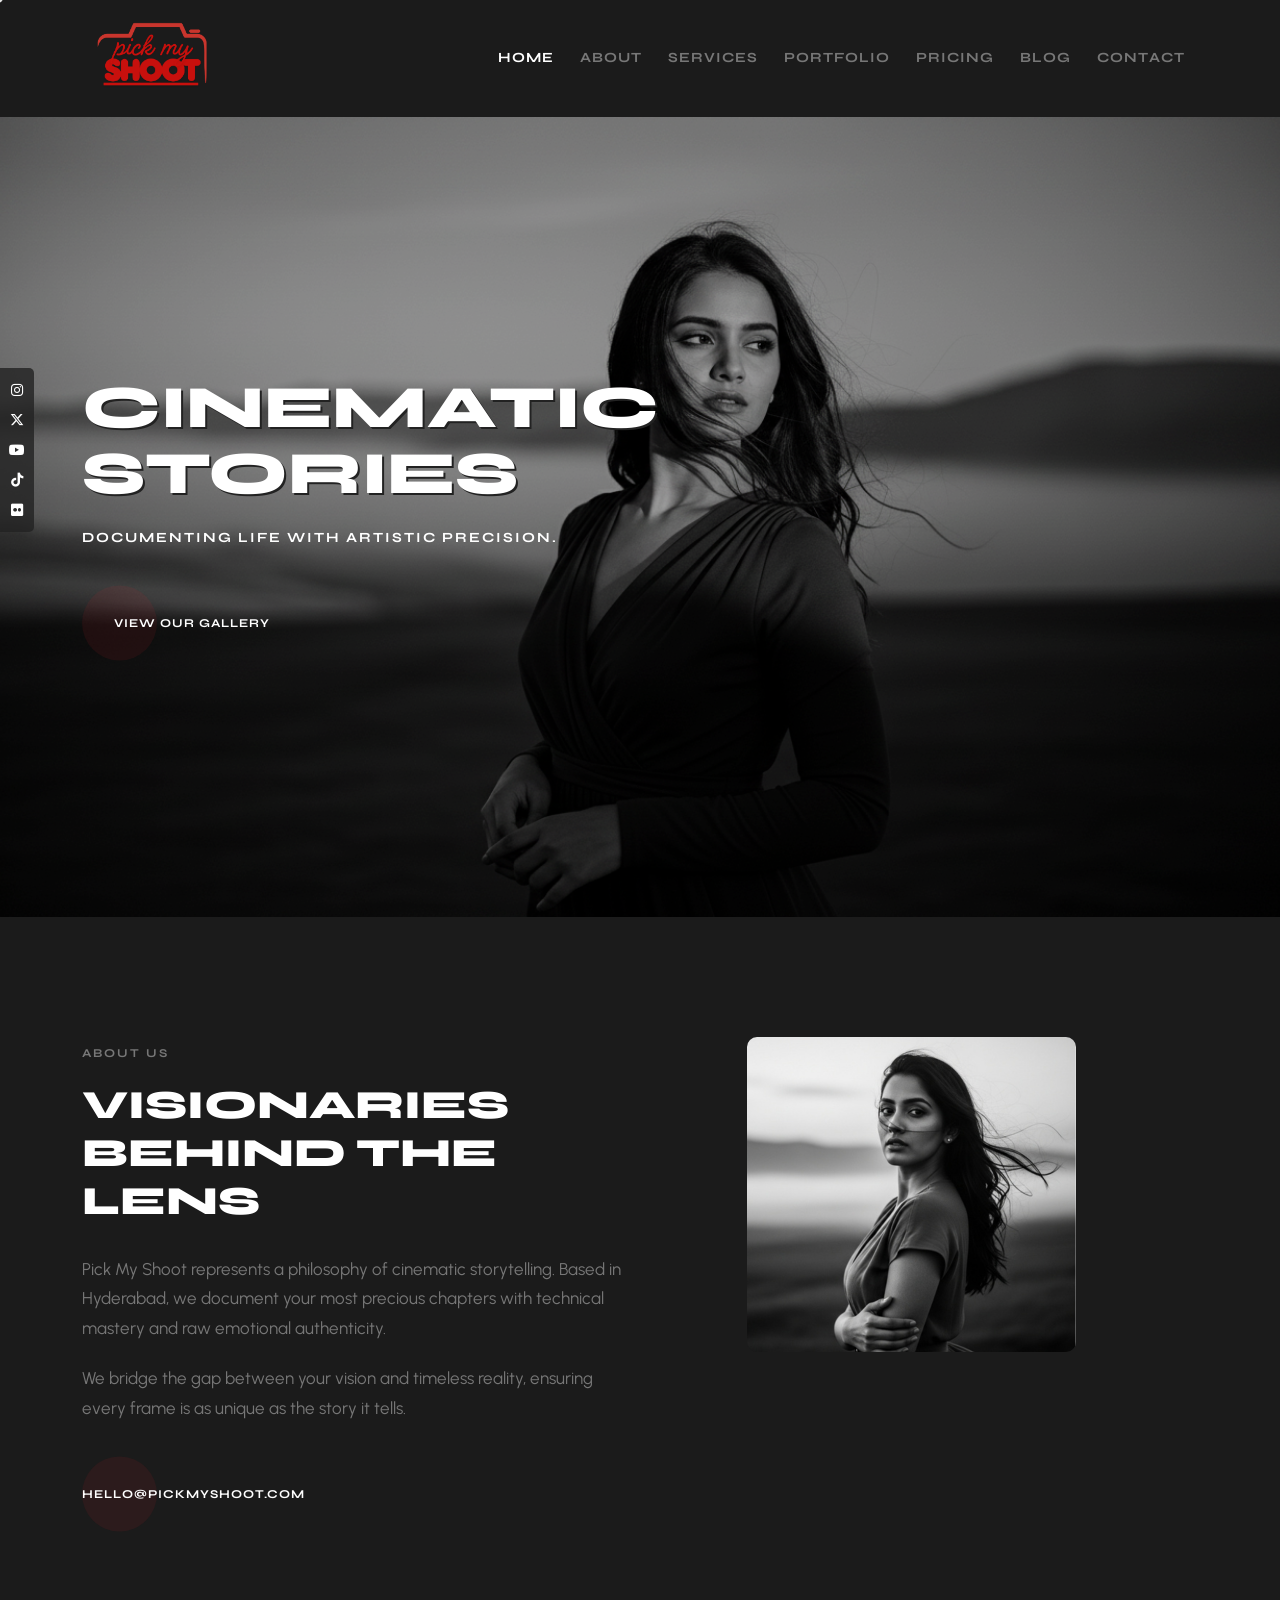
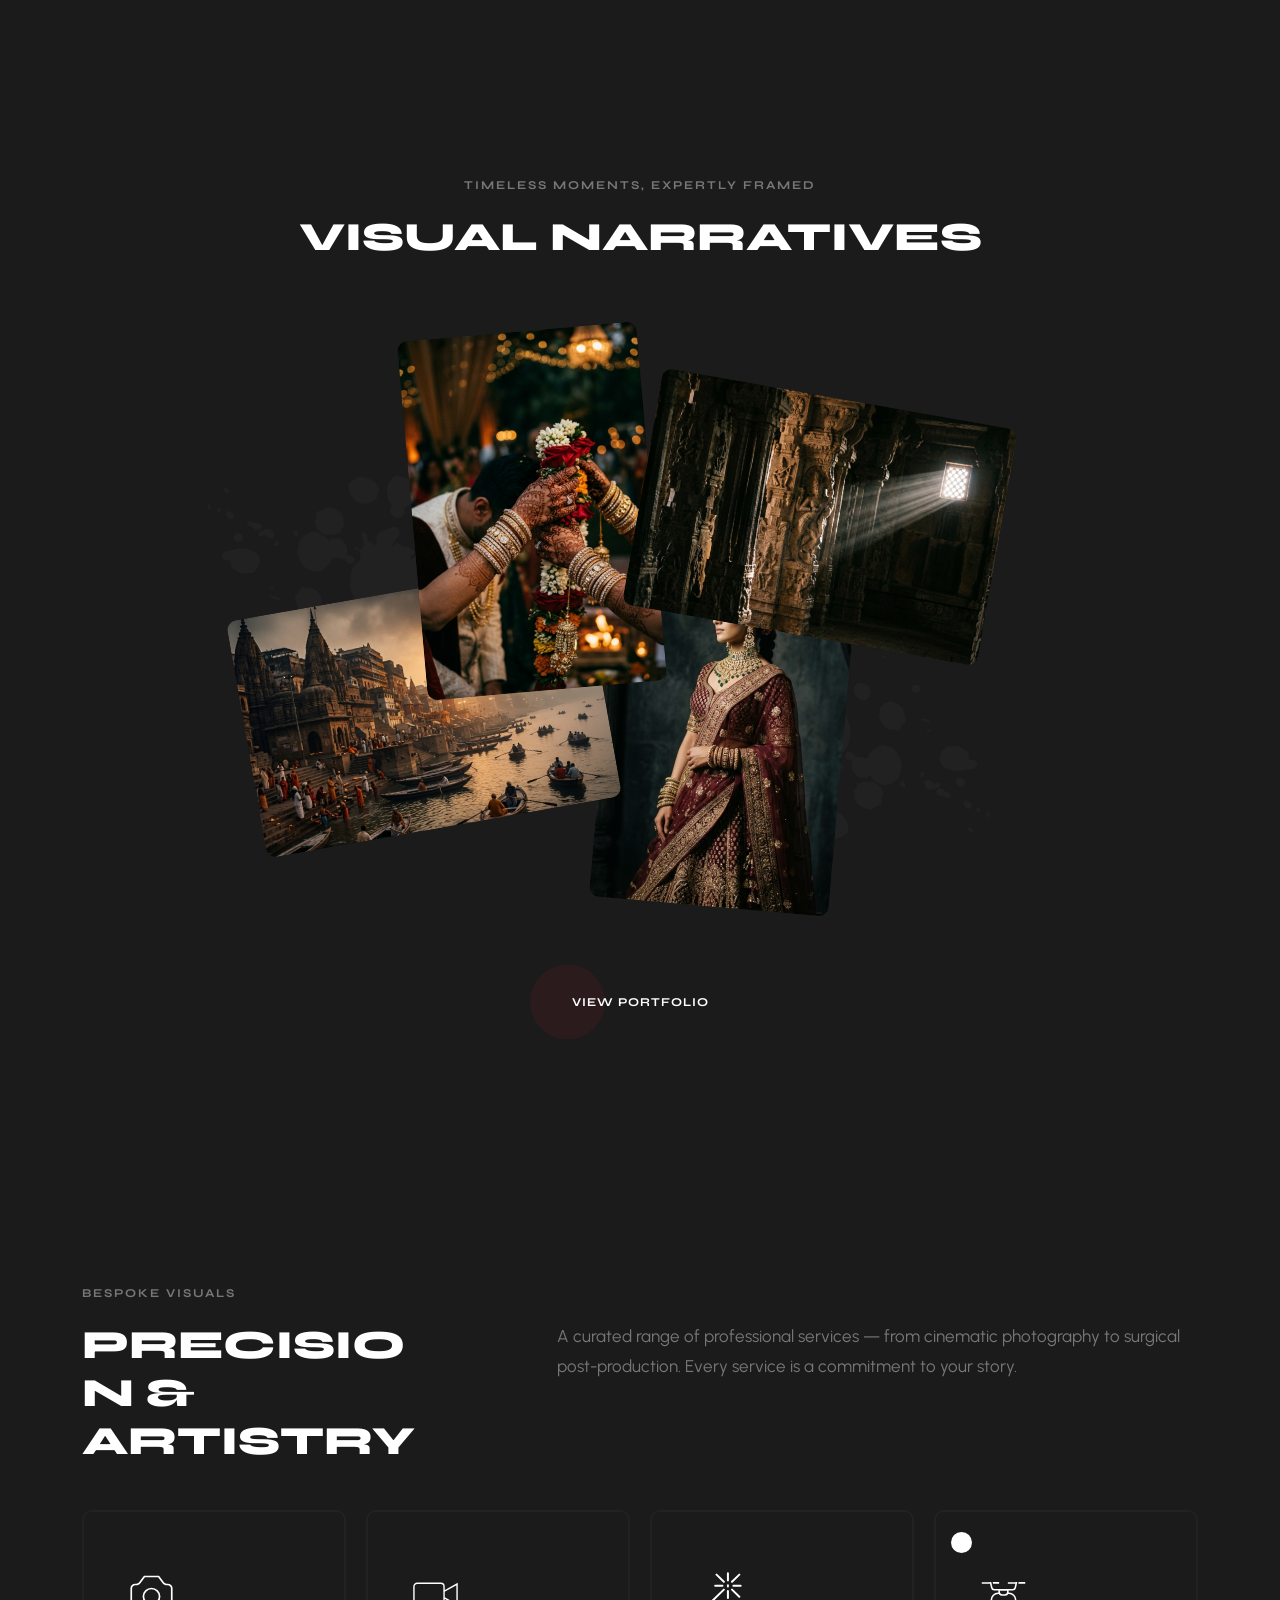
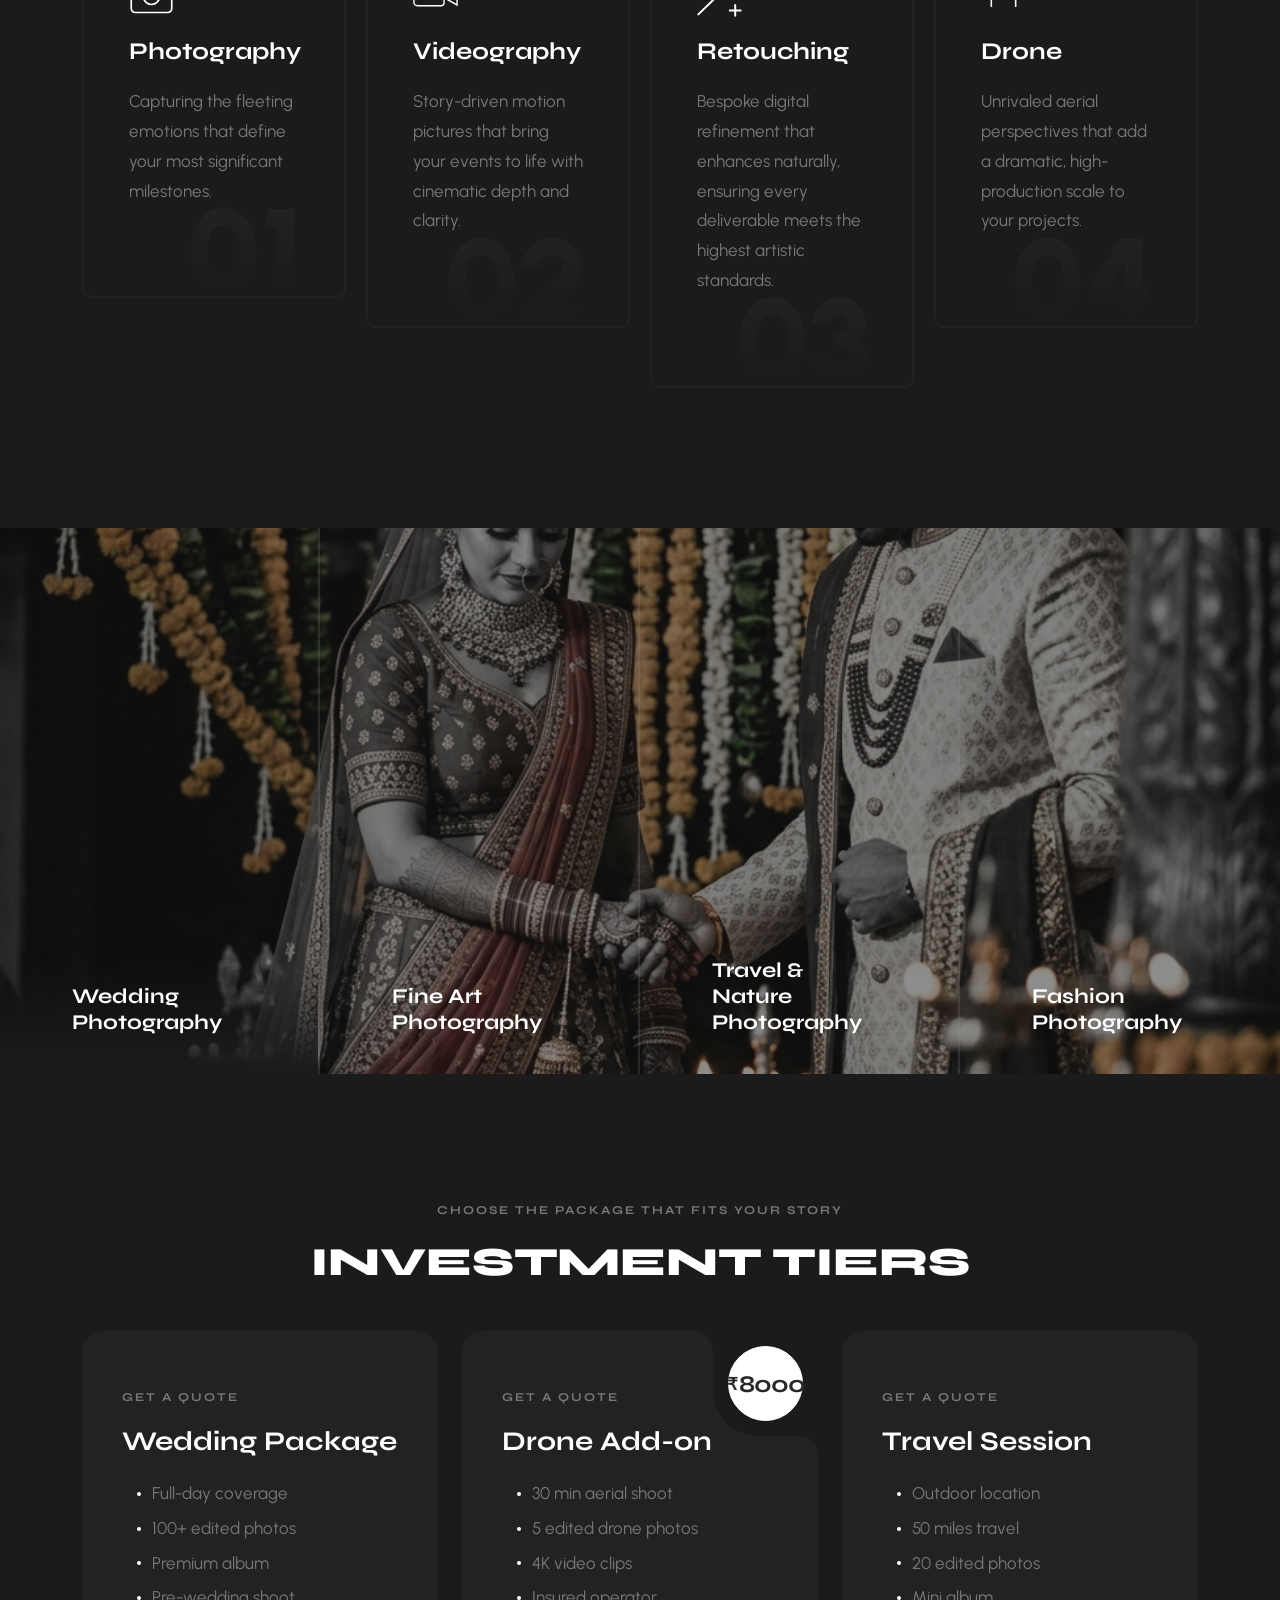
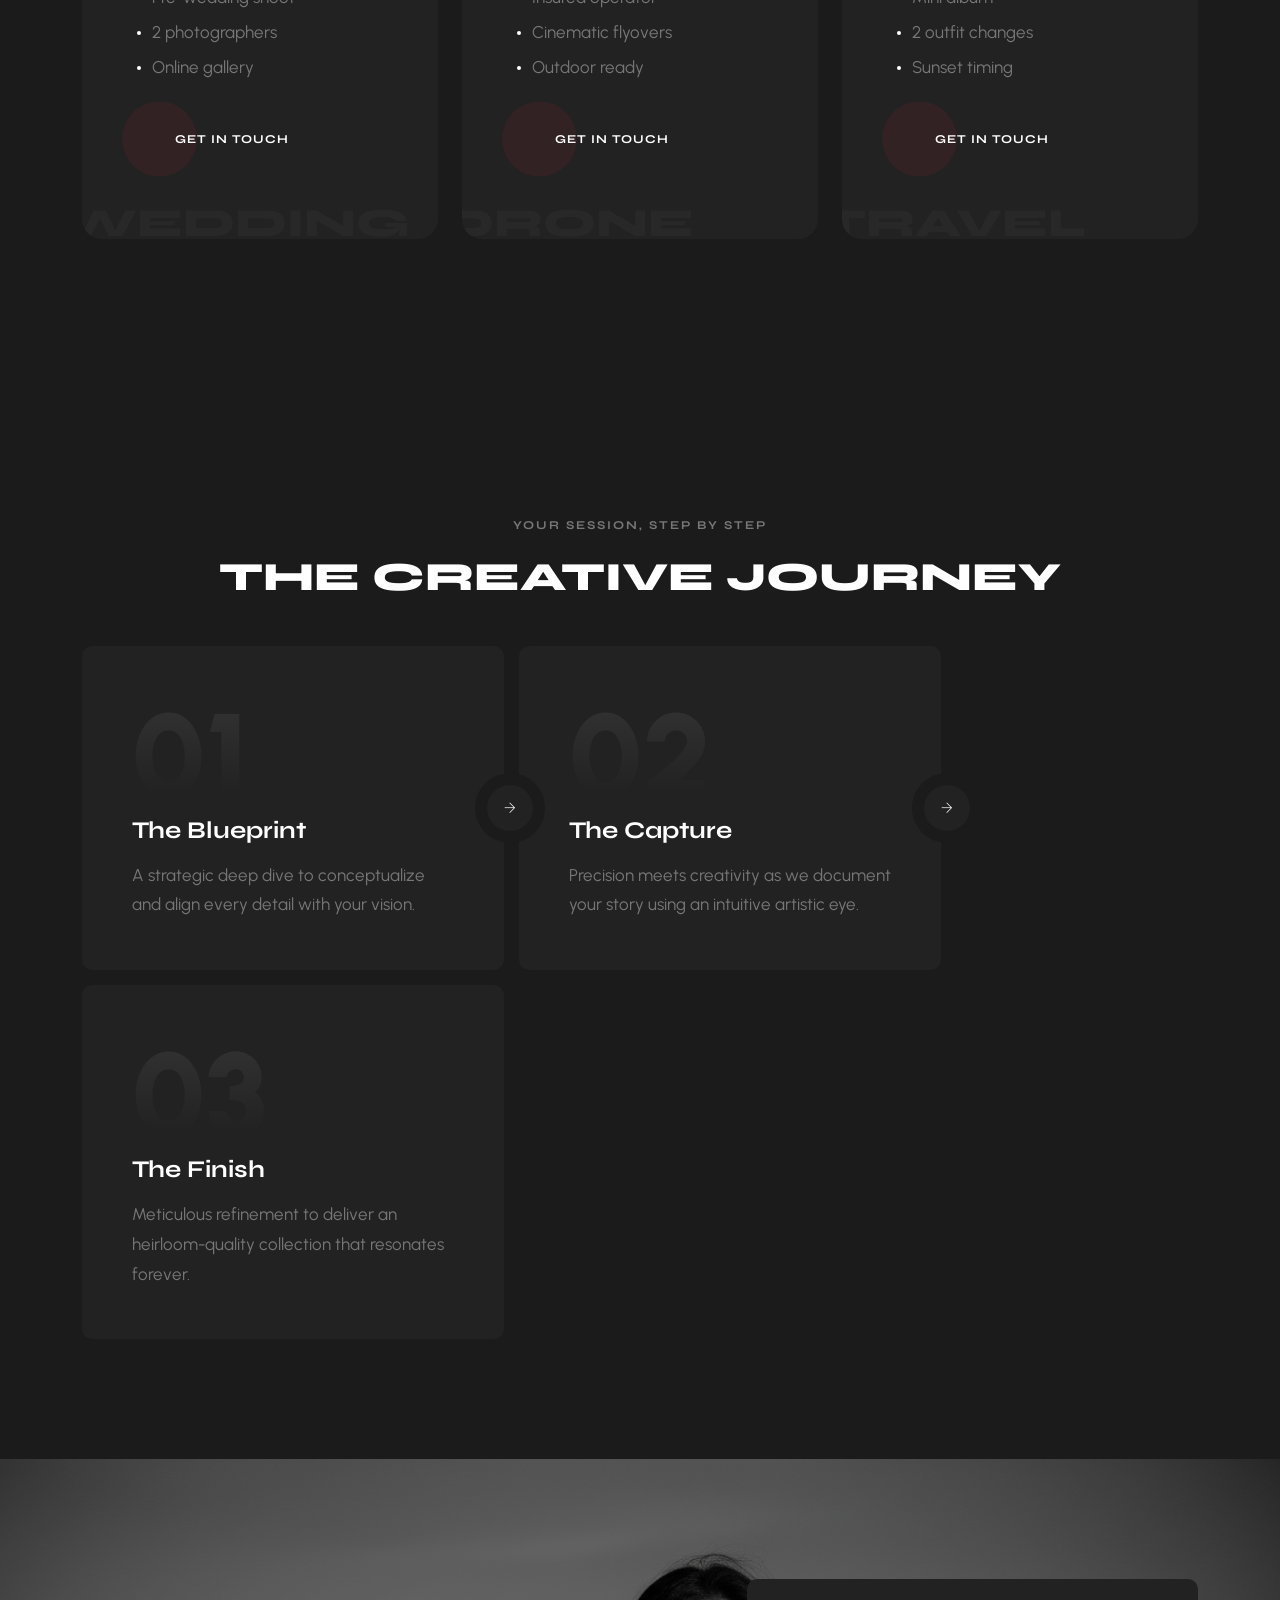
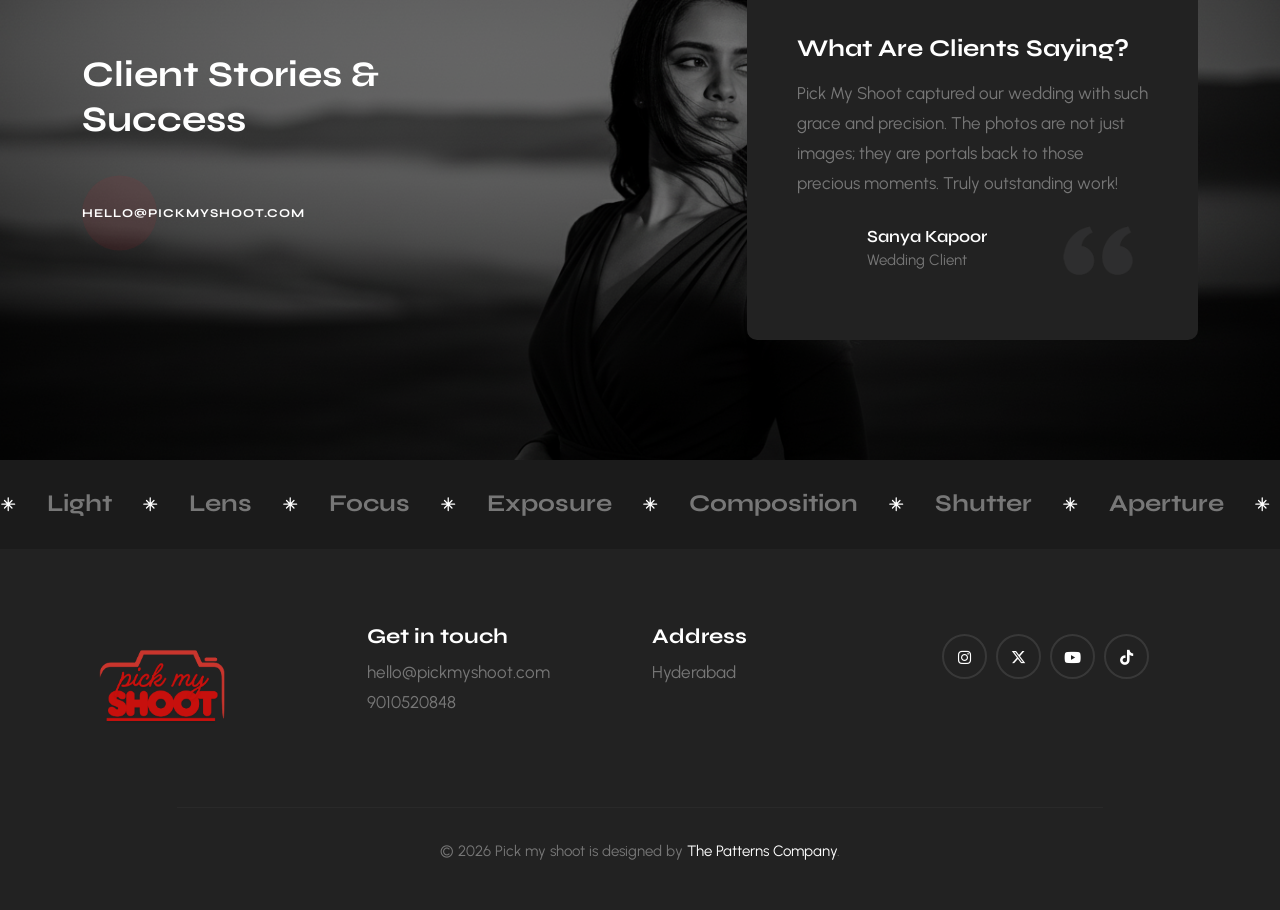
<file: index.html>
<!DOCTYPE html>
<html lang="en">

<head>
    <meta charset="utf-8">
    <meta http-equiv="X-UA-Compatible" content="IE=edge">
    <meta name="viewport" content="width=device-width, initial-scale=1">
    <title>Pick My Shoot - Photography Portfolio</title>
    <meta name="description"
        content="Pick My Shoot: Premium photography and cinematic videography in Hyderabad. From luxury weddings to high-end fashion, we capture your vision with artistic precision.">
    <meta name="keywords"
        content="professional photography Hyderabad, cinematic videography, wedding photographer, drone shoots, fashion photography, Pick My Shoot">

    <link rel="icon" type="image/x-icon" href="asset/logo.png">
    <link rel="preconnect" href="https://fonts.googleapis.com">
    <link rel="preconnect" href="https://fonts.gstatic.com" crossorigin="">
    <link
        href="https://fonts.googleapis.com/css2?family=Syne:wght@400..800&family=Urbanist:ital,wght@0,100..900;1,100..900&display=swap"
        rel="stylesheet">
    <link rel="stylesheet" href="css/plugins.css">
    <link rel="stylesheet" href="css/style.css">
</head>

<body>
    <!-- Preloader -->
    <div class="preloader-bg"></div>
    <div id="preloader">
        <div id="preloader-status">
            <div class="preloader-position loader"> <span></span> </div>
        </div>
    </div>
    <!-- Progress scroll totop -->
    <div class="progress-wrap cursor-pointer">
        <svg class="progress-circle svg-content" width="100%" height="100%" viewBox="-1 -1 102 102">
            <path d="M50,1 a49,49 0 0,1 0,98 a49,49 0 0,1 0,-98"></path>
        </svg>
    </div>
    <!-- Cursor -->
    <div class="cursor js-cursor"></div>
    <!-- Social Icons -->
    <div class="social-ico-block"> <a href="#" target="_blank" class="social-ico"><i
                class="fa-brands fa-instagram"></i></a> <a href="#" target="_blank" class="social-ico"><i
                class="fa-brands fa-x-twitter"></i></a> <a href="#" target="_blank" class="social-ico"><i
                class="fa-brands fa-youtube"></i></a> <a href="#" target="_blank" class="social-ico"><i
                class="fa-brands fa-tiktok"></i></a> <a href="#" target="_blank" class="social-ico"><i
                class="fa-brands fa-flickr"></i></a> </div>
    <!-- Navbar -->
    <nav class="navbar navbar-expand-lg">
        <div class="container">
            <!-- Logo -->
            <div class="logo-wrapper">
                <a class="logo" href="index.html"><img src="asset/logo.png" class="logo-img"
                        alt="Pick My Shoot Logo"></a>
            </div>
            <!-- Button -->
            <button class="navbar-toggler collapsed" type="button" data-bs-toggle="collapse" data-bs-target="#navbar"
                aria-controls="navbar" aria-expanded="false" aria-label="Toggle navigation"> <span
                    class="navbar-toggler-icon"><i class="ti-menu"></i></span> </button>
            <!-- Menu -->
            <div class="collapse navbar-collapse" id="navbar">
                <ul class="navbar-nav ms-auto">
                    <li class="nav-item"><a class="nav-link active" href="index.html"><span
                                class="rolling-text">Home</span></a></li>
                    <li class="nav-item"><a class="nav-link" href="about.html"><span
                                class="rolling-text">About</span></a></li>
                    <li class="nav-item"><a class="nav-link" href="services.html"><span
                                class="rolling-text">Services</span></a></li>
                    <li class="nav-item"><a class="nav-link" href="portfolio.html"><span
                                class="rolling-text">Portfolio</span></a></li>
                    <li class="nav-item"><a class="nav-link" href="price.html"><span
                                class="rolling-text">Pricing</span></a></li>
                    <li class="nav-item"><a class="nav-link" href="blog.html"><span class="rolling-text">Blog</span></a>
                    </li>
                    <li class="nav-item"><a class="nav-link" href="contact.html"><span
                                class="rolling-text">Contact</span></a></li>
                </ul>
            </div>
        </div>
    </nav>
    <!-- Parallax Image Header -->
    <section class="parallax-header section-padding valign bg-img bg-imgfixed bg-img-position-left"
        data-overlay-dark="3" data-background="assets/heropic.png">
        <div class="container">
            <div class="row align-items-center">
                <div class="col-lg-8 col-md-12">
                    <h1>Cinematic Stories</h1>
                    <h6 class="wow" data-splitting="">Documenting life with artistic precision.</h6>
                    <div class="btn-wrap mt-30">
                        <div class="btn-link"> <a href="portfolio.html">View Our Gallery</a> <span
                                class="btn-block color1 animation-bounce"></span> </div>
                    </div>
                </div>
            </div>
        </div>
    </section>
    <!-- About  -->
    <section class="section-padding">
        <div class="container">
            <div class="row">
                <div class="col-md-6">
                    <h6 class="wow" data-splitting="">About Us</h6>
                    <h1 class="wow" data-splitting="">Visionaries behind the lens</h1>
                    <p class="mt-30 wow fadeInUp" data-wow-delay="0.3s"> Pick My Shoot represents a philosophy of
                        cinematic storytelling. Based in Hyderabad, we document your most precious chapters with
                        technical mastery and raw emotional authenticity. </p>
                    <p class="wow fadeInUp" data-wow-delay="0.6s"> We bridge the gap between your vision and timeless
                        reality, ensuring every frame is as unique as the story it tells. </p>
                    <div class="btn-wrap wow fadeInUp text-left mt-30 mb-30" data-wow-delay="0.9s">
                        <div class="btn-link"> <a href="mailto:hello@pickmyshoot.com">hello@pickmyshoot.com</a> <span
                                class="btn-block color1 animation-bounce"></span> </div>
                    </div>
                </div>
                <div class="col-md-5 offset-md-1">
                    <div class="reveal-effect"> <img src="assets/abouthero.png" class="img-fluid br-10px"
                            alt="Pick My Shoot" loading="lazy"> </div>
                </div>
            </div>
        </div>
    </section>
    <!-- Portfolio -->
    <section class="section-padding">
        <div class="container">
            <div class="row justify-content-center mb-60">
                <div class="col-md-12 text-center">
                    <h6 class="wow" data-splitting="">Timeless moments, expertly framed</h6>
                    <h1 class="wow" data-splitting="">Visual Narratives</h1>
                </div>
            </div>
            <div class="row">
                <div class="col-md-12">
                    <div class="portfolio fade-in section-padding">
                        <div class="item">
                            <a href="portfolio.html" class="img portrait"
                                style="background-image: url('images/narrative_wedding.png');">
                                <div class="overlay"></div> <span class="hover-text">Wedding Photography</span>
                            </a>
                            <a href="portfolio.html" class="img landscape"
                                style="background-image: url('images/narrative_art.png');">
                                <div class="overlay"></div> <span class="hover-text">Art Photography</span>
                            </a>
                            <a href="portfolio.html" class="img landscape"
                                style="background-image: url('images/narrative_travel.png');">
                                <div class="overlay"></div> <span class="hover-text">Travel Photography</span>
                            </a>
                            <a href="portfolio.html" class="img portrait"
                                style="background-image: url('images/narrative_fashion.png');">
                                <div class="overlay"></div> <span class="hover-text">Fashion Photography</span>
                            </a> <img class="canvas-1" src="images/canvas-1.png" width="373" alt="Canvas 1"> <img
                                class="canvas-2" src="images/canvas-2.png" width="373" alt="Canvas 2">
                        </div>
                    </div>
                </div>
            </div>
            <div class="row">
                <div class="col-md-12 justify-align-center">
                    <div class="btn-wrap wow fadeInUp text-center" data-wow-delay=".3s">
                        <div class="btn-link"> <a href="portfolio.html">View portfolio </a> <span
                                class="btn-block color1 animation-bounce"></span> </div>
                    </div>
                </div>
            </div>
        </div>
    </section>
    <!-- Services -->
    <section class="services section-padding">
        <div class="container">
            <div class="row mb-45">
                <div class="col-md-4">
                    <h6 class="wow" data-splitting="">Bespoke Visuals</h6>
                    <h1 class="wow" data-splitting="">Precision & Artistry</h1>
                </div>
                <div class="col-md-7 offset-md-1 mt-45">
                    <p class="wow fadeInUp" data-wow-delay=".6s">A curated range of professional services — from
                        cinematic photography to surgical post-production. Every service is a commitment to your story.
                    </p>
                </div>
            </div>
            <div class="row">
                <div class="col-md-12">
                    <div class="owl-carousel owl-theme">
                        <div class="item">
                            <a href="services.html"> <img src="images/icon-1.svg" alt="">
                                <h5>Photography</h5>
                                <p>Capturing the fleeting emotions that define your most significant milestones.</p>
                                <div class="numb">01</div>
                            </a>
                        </div>
                        <div class="item">
                            <a href="services.html"> <img src="images/icon-2.svg" alt="">
                                <h5>Videography</h5>
                                <p>Story-driven motion pictures that bring your events to life with cinematic depth and
                                    clarity.</p>
                                <div class="numb">02</div>
                            </a>
                        </div>
                        <div class="item">
                            <a href="services.html"> <img src="images/icon-3.svg" alt="">
                                <h5>Retouching</h5>
                                <p>Bespoke digital refinement that enhances naturally, ensuring every deliverable meets
                                    the highest artistic standards.</p>
                                <div class="numb">03</div>
                            </a>
                        </div>
                        <div class="item quicklinks">
                            <a href="services.html"> <img src="images/icon-4.svg" alt="">
                                <h5>Drone</h5>
                                <p>Unrivaled aerial perspectives that add a dramatic, high-production scale to your
                                    projects.</p>
                                <div class="numb">04</div>
                            </a>
                        </div>
                        <div class="item">
                            <a href="services.html"> <img src="images/icon-5.svg" alt="">
                                <h5>Lighting</h5>
                                <p>Masterful manipulation of light and shadow to create mood, focus, and a signature
                                    visual atmosphere.</p>
                                <div class="numb">05</div>
                            </a>
                        </div>
                        <div class="item">
                            <a href="services.html"> <img src="images/icon-5.svg" alt="">
                                <h5>Grading</h5>
                                <p>Professional color science that establishes a consistent, premium, and cinematic tone
                                    for your visuals.</p>
                                <div class="numb">06</div>
                            </a>
                        </div>
                    </div>
                </div>
            </div>
        </div>
    </section>
    <!-- Process 2 -->
    <section class="interactive process2">
        <div class="process2-content">
            <div class="process2-content-inner">
                <div class="item">
                    <div class="inner activate" data-index="0">
                        <div class="cont">
                            <div class="text">
                                <h2><a href="services.html">Wedding Photography</a></h2>
                            </div>
                        </div>
                    </div>
                </div>
                <div class="item">
                    <div class="inner" data-index="1">
                        <div class="cont">
                            <div class="text">
                                <h2><a href="services.html">Fine Art Photography</a></h2>
                            </div>
                        </div>
                    </div>
                </div>
                <div class="item">
                    <div class="inner" data-index="2">
                        <div class="cont">
                            <div class="text">
                                <h2><a href="services.html">Travel & Nature Photography</a></h2>
                            </div>
                        </div>
                    </div>
                </div>
                <div class="item">
                    <div class="inner" data-index="3">
                        <div class="cont">
                            <div class="text">
                                <h2><a href="services.html">Fashion Photography</a></h2>
                            </div>
                        </div>
                    </div>
                </div>
            </div>
            <div class="process2-list-image">
                <div class="process2-image img-0 show" data-bg="images/01.jpg"
                    style="background-image: url('images/01.jpg');"></div>
                <div class="process2-image img-1" data-bg="images/02.jpg"
                    style="background-image: url('images/02.jpg');"></div>
                <div class="process2-image img-2" data-bg="images/04.jpg"
                    style="background-image: url('images/04.jpg');"></div>
                <div class="process2-image img-3" data-bg="images/03.jpg"
                    style="background-image: url('images/03.jpg');"></div>
            </div>
        </div>
    </section>
    <!-- Pricing -->
    <section class="price section-padding">
        <div class="container">
            <div class="row justify-content-center mb-45">
                <div class="col-md-12 text-center">
                    <h6 class="wow" data-splitting="">Choose the package that fits your story</h6>
                    <h1 class="wow" data-splitting="">Investment Tiers</h1>
                </div>
            </div>
            <div class="row">
                <div class="col-md-4">
                    <div class="item">
                        <h6>Get a quote</h6>
                        <h3>Wedding Package</h3>
                        <div class="cont">
                            <ul class="dot-list">
                                <li>Full-day coverage</li>
                                <li>100+ edited photos</li>
                                <li>Premium album</li>
                                <li>Pre-wedding shoot</li>
                                <li>2 photographers</li>
                                <li>Online gallery</li>
                            </ul>
                            <div class="btn-wrap text-left mt-15">
                                <div class="btn-link"> <a href="contact.html">Get in touch </a> <span
                                        class="btn-block color1 animation-bounce"></span> </div>
                            </div>
                        </div>
                        <div class="numb">Wedding</div>
                        <a data-bs-toggle="modal" data-bs-target="#exampleModal" data-bs-whatever="Contact"
                            href="contact.html" class="rmore">
                            <div class="arrow"> <span>₹</span>9000</div>
                            <div class="br-left-top">
                                <svg viewBox="0 0 11 11" fill="none" xmlns="http://www.w3.org/2000/svg"
                                    class="w-11 h-11">
                                    <path
                                        d="M11 1.54972e-06L0 0L2.38419e-07 11C1.65973e-07 4.92487 4.92487 1.62217e-06 11 1.54972e-06Z"
                                        fill="#1b1b1b"></path>
                                </svg>
                            </div>
                            <div class="br-right-bottom">
                                <svg viewBox="0 0 11 11" fill="none" xmlns="http://www.w3.org/2000/svg"
                                    class="w-11 h-11">
                                    <path
                                        d="M11 1.54972e-06L0 0L2.38419e-07 11C1.65973e-07 4.92487 4.92487 1.62217e-06 11 1.54972e-06Z"
                                        fill="#1b1b1b"></path>
                                </svg>
                            </div>
                        </a>
                    </div>
                </div>
                <div class="col-md-4">
                    <div class="item">
                        <h6>Get a quote</h6>
                        <h3>Drone Add-on</h3>
                        <div class="cont">
                            <ul class="dot-list">
                                <li>30 min aerial shoot</li>
                                <li>5 edited drone photos</li>
                                <li>4K video clips</li>
                                <li>Insured operator</li>
                                <li>Cinematic flyovers</li>
                                <li>Outdoor ready</li>
                            </ul>
                            <div class="btn-wrap text-left mt-15">
                                <div class="btn-link"> <a href="contact.html">Get in touch </a> <span
                                        class="btn-block color1 animation-bounce"></span> </div>
                            </div>
                        </div>
                        <div class="numb">Drone</div>
                        <a data-bs-toggle="modal" data-bs-target="#exampleModal" data-bs-whatever="Contact"
                            href="contact.html" class="rmore active">
                            <div class="arrow"> <span>₹</span>8000</div>
                            <div class="br-left-top">
                                <svg viewBox="0 0 11 11" fill="none" xmlns="http://www.w3.org/2000/svg"
                                    class="w-11 h-11">
                                    <path
                                        d="M11 1.54972e-06L0 0L2.38419e-07 11C1.65973e-07 4.92487 4.92487 1.62217e-06 11 1.54972e-06Z"
                                        fill="#1b1b1b"></path>
                                </svg>
                            </div>
                            <div class="br-right-bottom">
                                <svg viewBox="0 0 11 11" fill="none" xmlns="http://www.w3.org/2000/svg"
                                    class="w-11 h-11">
                                    <path
                                        d="M11 1.54972e-06L0 0L2.38419e-07 11C1.65973e-07 4.92487 4.92487 1.62217e-06 11 1.54972e-06Z"
                                        fill="#1b1b1b"></path>
                                </svg>
                            </div>
                        </a>
                    </div>
                </div>
                <div class="col-md-4">
                    <div class="item">
                        <h6>Get a quote</h6>
                        <h3>Travel Session</h3>
                        <div class="cont">
                            <ul class="dot-list">
                                <li>Outdoor location</li>
                                <li>50 miles travel</li>
                                <li>20 edited photos</li>
                                <li>Mini album</li>
                                <li>2 outfit changes</li>
                                <li>Sunset timing</li>
                            </ul>
                            <div class="btn-wrap text-left mt-15">
                                <div class="btn-link"> <a href="contact.html">Get in touch </a> <span
                                        class="btn-block color1 animation-bounce"></span> </div>
                            </div>
                        </div>
                        <div class="numb">Travel</div>
                        <a data-bs-toggle="modal" data-bs-target="#exampleModal" data-bs-whatever="Contact"
                            href="contact.html" class="rmore">
                            <div class="arrow"> <span>₹</span>7000</div>
                            <div class="br-left-top">
                                <svg viewBox="0 0 11 11" fill="none" xmlns="http://www.w3.org/2000/svg"
                                    class="w-11 h-11">
                                    <path
                                        d="M11 1.54972e-06L0 0L2.38419e-07 11C1.65973e-07 4.92487 4.92487 1.62217e-06 11 1.54972e-06Z"
                                        fill="#1b1b1b"></path>
                                </svg>
                            </div>
                            <div class="br-right-bottom">
                                <svg viewBox="0 0 11 11" fill="none" xmlns="http://www.w3.org/2000/svg"
                                    class="w-11 h-11">
                                    <path
                                        d="M11 1.54972e-06L0 0L2.38419e-07 11C1.65973e-07 4.92487 4.92487 1.62217e-06 11 1.54972e-06Z"
                                        fill="#1b1b1b"></path>
                                </svg>
                            </div>
                        </a>
                    </div>
                </div>
            </div>
        </div>
    </section>
    <!-- Process -->
    <section class="process section-padding">
        <div class="container">
            <div class="row">
                <div class="col-md-12 mb-45 text-center">
                    <h6 class="wow" data-splitting="">Your Session, Step by Step</h6>
                    <h1 class="wow" data-splitting="">The Creative Journey</h1>
                </div>
            </div>
            <div class="row">
                <div class="col-12">
                    <div class="process-area">
                        <div class="process-item wow fadeInLeft" data-wow-delay=".2s">
                            <div class="process-step"> <span>01</span> </div>
                            <div class="process-content">
                                <h4 class="title">The Blueprint</h4>
                                <p class="desc">A strategic deep dive to conceptualize and align every detail with your
                                    vision.</p>
                            </div>
                        </div>
                        <div class="process-item wow fadeInLeft" data-wow-delay=".4s">
                            <div class="process-step"> <span>02</span> </div>
                            <div class="process-content">
                                <h4 class="title">The Capture</h4>
                                <p class="desc">Precision meets creativity as we document your story using an intuitive
                                    artistic eye.</p>
                            </div>
                        </div>
                        <div class="process-item wow fadeInLeft" data-wow-delay=".6s">
                            <div class="process-step"> <span>03</span> </div>
                            <div class="process-content">
                                <h4 class="title">The Finish</h4>
                                <p class="desc">Meticulous refinement to deliver an heirloom-quality collection that
                                    resonates forever.</p>
                            </div>
                        </div>
                    </div>
                </div>
            </div>
        </div>
    </section>
    <!-- Testiominals -->
    <section id="testimonials" class="testimonials">
        <div class="background bg-img bg-imgfixed section-padding" data-overlay-dark="5"
            data-background="assets/heropic.png">
            <div class="container">
                <div class="row align-items-center">
                    <!-- Work together -->
                    <div class="col-md-5 mb-30">
                        <h4 class="wow" data-splitting="">Client Stories & Success</h4>
                        <div class="btn-wrap mt-30 text-left wow fadeInUp" data-wow-delay=".6s">
                            <div class="btn-link"><a href="mailto:hello@pickmyshoot.com">hello@pickmyshoot.com</a><span
                                    class="btn-block color3 animation-bounce"></span></div>
                        </div>
                    </div>
                    <!-- Testiominals -->
                    <div class="col-md-5 offset-md-2">
                        <div class="testimonials-box">
                            <h5>What Are Clients Saying?</h5>
                            <div class="owl-carousel owl-theme">
                                <div class="item">
                                    <p>Pick My Shoot captured our wedding with such grace and precision. The photos are
                                        not just images; they are portals back to those precious moments. Truly
                                        outstanding work!</p>
                                    <span class="quote"><img src="images/quot.png" alt="" loading="lazy"></span>
                                    <div class="info">
                                        <!-- <div class="author-img"> <img src="" alt="" loading="lazy"> </div> -->
                                        <div class="cont">
                                            <h6>Sanya Kapoor</h6> <span>Wedding Client</span>
                                        </div>
                                    </div>
                                </div>
                                <div class="item">
                                    <p>The cinematic drone work they did for our real estate project exceeded all
                                        expectations. Professional, creative, and highly responsive. Highly recommended
                                        for any visual project.</p>
                                    <span class="quote"><img src="images/quot.png" alt="" loading="lazy"></span>
                                    <div class="info">
                                        <!-- <div class="author-img"> <img src="" alt="" loading="lazy"> </div> -->
                                        <div class="cont">
                                            <h6>Vikram Rathore</h6> <span>Property Developer</span>
                                        </div>
                                    </div>
                                </div>
                            </div>
                        </div>
                    </div>
                </div>
            </div>
        </div>
    </section>
    <!-- Scrolling -->
    <div class="scrolling scrolling-ticker">
        <div class="wrapper">
            <div class="content"> <span><img src="images/asterisk-icon.svg" alt="" loading="lazy">Light</span>
                <span><img src="images/asterisk-icon.svg" alt="" loading="lazy">Lens</span> <span><img
                        src="images/asterisk-icon.svg" alt="" loading="lazy">Focus</span> <span><img
                        src="images/asterisk-icon.svg" alt="" loading="lazy">Exposure</span> <span><img
                        src="images/asterisk-icon.svg" alt="" loading="lazy">Composition</span> <span><img
                        src="images/asterisk-icon.svg" alt="" loading="lazy">Shutter</span> <span><img
                        src="images/asterisk-icon.svg" alt="" loading="lazy">Aperture</span> <span><img
                        src="images/asterisk-icon.svg" alt="" loading="lazy">Contrast</span> <span><img
                        src="images/asterisk-icon.svg" alt="" loading="lazy">Frame</span> <span><img
                        src="images/asterisk-icon.svg" alt="" loading="lazy">Portrait</span> <span><img
                        src="images/asterisk-icon.svg" alt="" loading="lazy">Capture</span> <span><img
                        src="images/asterisk-icon.svg" alt="" loading="lazy">Moment</span> <span><img
                        src="images/asterisk-icon.svg" alt="" loading="lazy">Perspective</span> <span><img
                        src="images/asterisk-icon.svg" alt="" loading="lazy">Emotion</span>
            </div>
            <div class="content"> <span><img src="images/asterisk-icon.svg" alt="" loading="lazy">Light</span>
                <span><img src="images/asterisk-icon.svg" alt="" loading="lazy">Lens</span> <span><img
                        src="images/asterisk-icon.svg" alt="" loading="lazy">Focus</span> <span><img
                        src="images/asterisk-icon.svg" alt="" loading="lazy">Exposure</span> <span><img
                        src="images/asterisk-icon.svg" alt="" loading="lazy">Composition</span> <span><img
                        src="images/asterisk-icon.svg" alt="" loading="lazy">Shutter</span> <span><img
                        src="images/asterisk-icon.svg" alt="" loading="lazy">Aperture</span> <span><img
                        src="images/asterisk-icon.svg" alt="" loading="lazy">Contrast</span> <span><img
                        src="images/asterisk-icon.svg" alt="" loading="lazy">Frame</span> <span><img
                        src="images/asterisk-icon.svg" alt="" loading="lazy">Portrait</span> <span><img
                        src="images/asterisk-icon.svg" alt="" loading="lazy">Capture</span> <span><img
                        src="images/asterisk-icon.svg" alt="" loading="lazy">Moment</span> <span><img
                        src="images/asterisk-icon.svg" alt="" loading="lazy">Perspective</span> <span><img
                        src="images/asterisk-icon.svg" alt="" loading="lazy">Emotion</span>
            </div>
        </div>
    </div>
    <!-- Footer -->
    <footer class="footer-section">
        <div class="container">
            <div class="row justify-content-center">
                <div class="col-lg-3 col-md-12"><a href="index.html"><img src="asset/logo.png" alt=""></a></div>
                <div class="col-lg-3 col-md-12">
                    <h5>Get in touch</h5>
                    <p>hello@pickmyshoot.com
                        <br>9010520848
                    </p>
                </div>
                <div class="col-lg-3 col-md-12">
                    <h5>Address</h5>
                    <p>Hyderabad</p>
                </div>
                <div class="col-lg-3 col-md-12">
                    <ul class="footer-social-link">
                        <li><a href="#" target="_blank"><i class="fa-brands fa-instagram"></i></a></li>
                        <li><a href="#" target="_blank"><i class="fa-brands fa-x-twitter"></i></a></li>
                        <li><a href="#" target="_blank"><i class="fa-brands fa-youtube"></i></a></li>
                        <li><a href="#" target="_blank"><i class="fa-brands fa-tiktok"></i></a></li>
                    </ul>
                </div>
            </div>
            <div class="row justify-content-center">
                <div class="col-md-10 text-center">
                    <p class="mb-0 copyright">© 2026 Pick my shoot is designed by <a
                            href="https://thepatternscompany.com/" target="_blank">The Patterns Company</a>.</p>
                </div>
            </div>
        </div>
    </footer>
    <!-- jQuery -->
    <script src="js/jquery-3.7.1.min.js"></script>
    <script src="js/jquery-migrate-3.5.0.min.js"></script>
    <script src="js/imagesloaded.pkgd.min.js"></script>
    <script src="js/jquery.isotope.v3.0.2.js"></script>
    <script src="js/popper.min.js"></script>
    <script src="js/bootstrap.min.js"></script>
    <script src="js/owl.carousel.min.js"></script>
    <script src="js/jquery.magnific-popup.min.js"></script>
    <script src="js/YouTubePopUp.js"></script>
    <script src="js/jquery.easing.1.3.js"></script>
    <script src="js/scrollIt.min.js"></script>
    <script src="js/wow.js"></script>
    <script src="js/custom.js"></script>

</body>

</html>
</file>
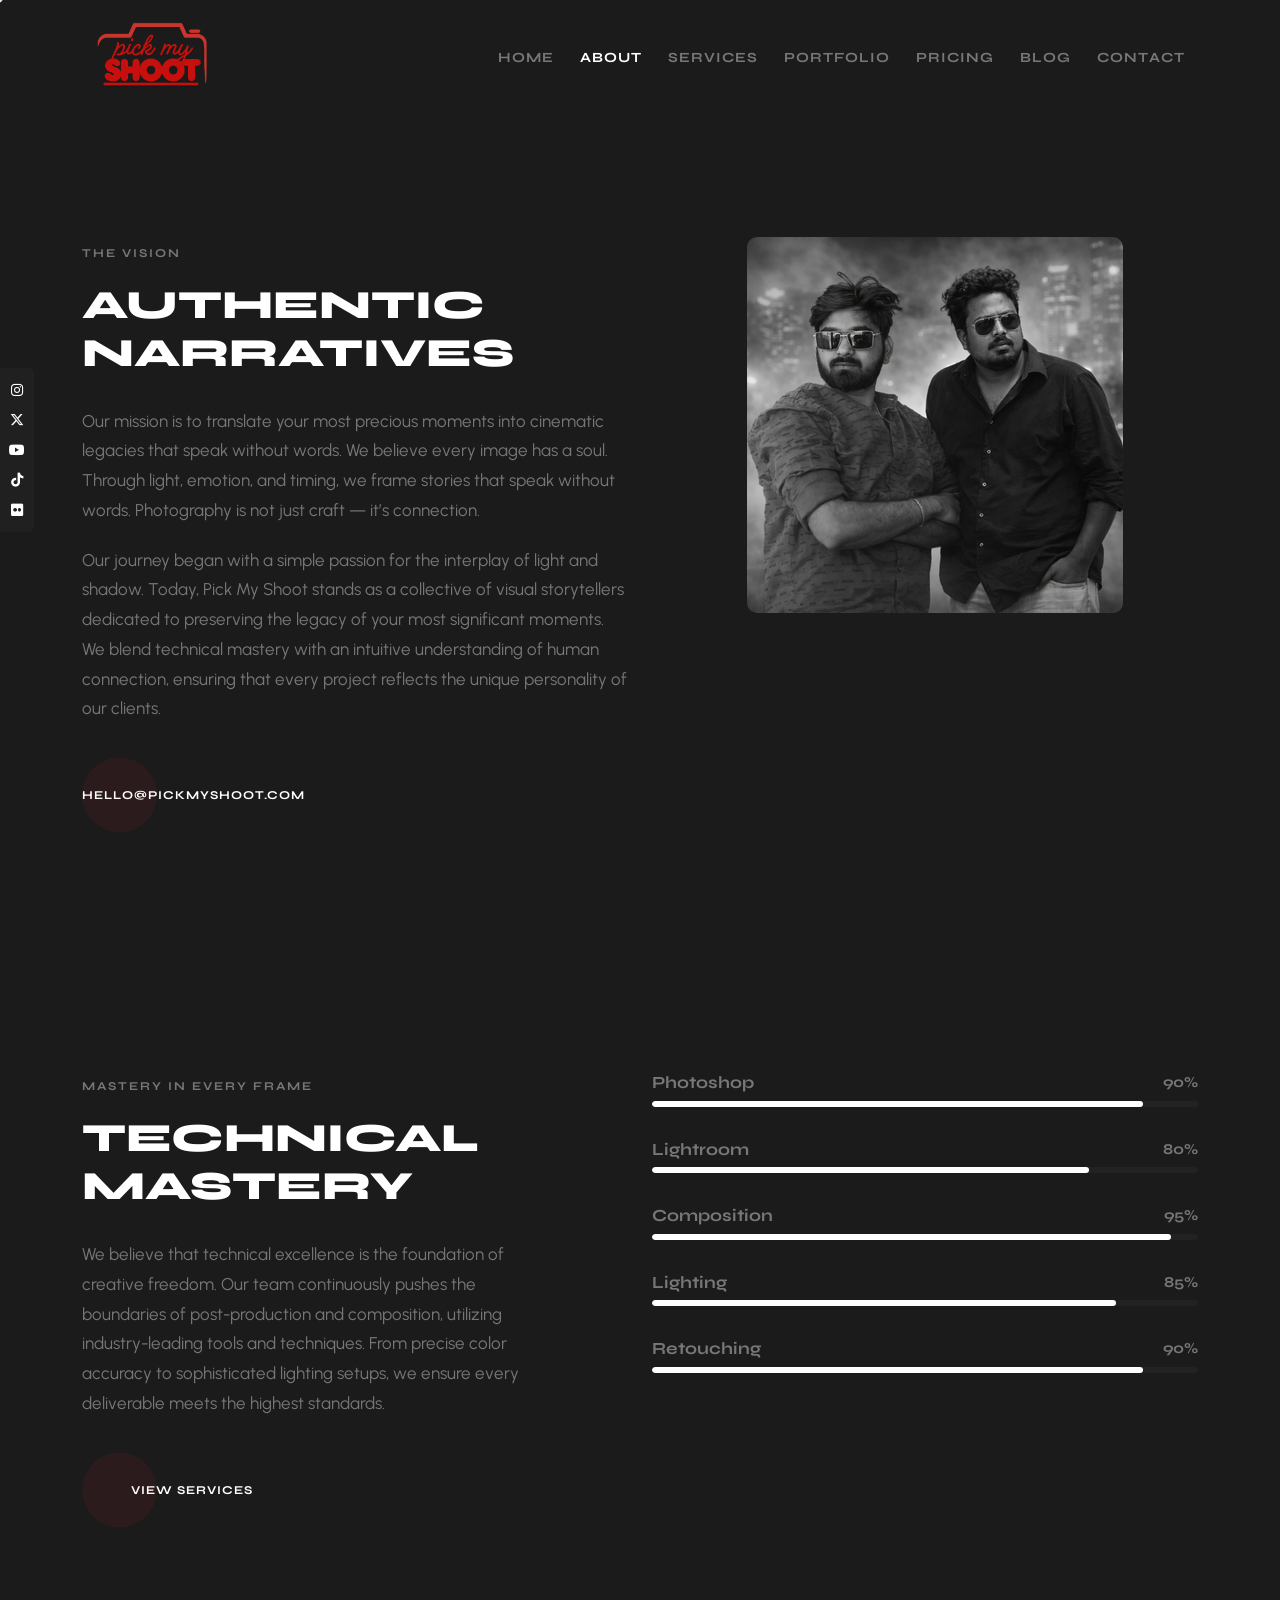
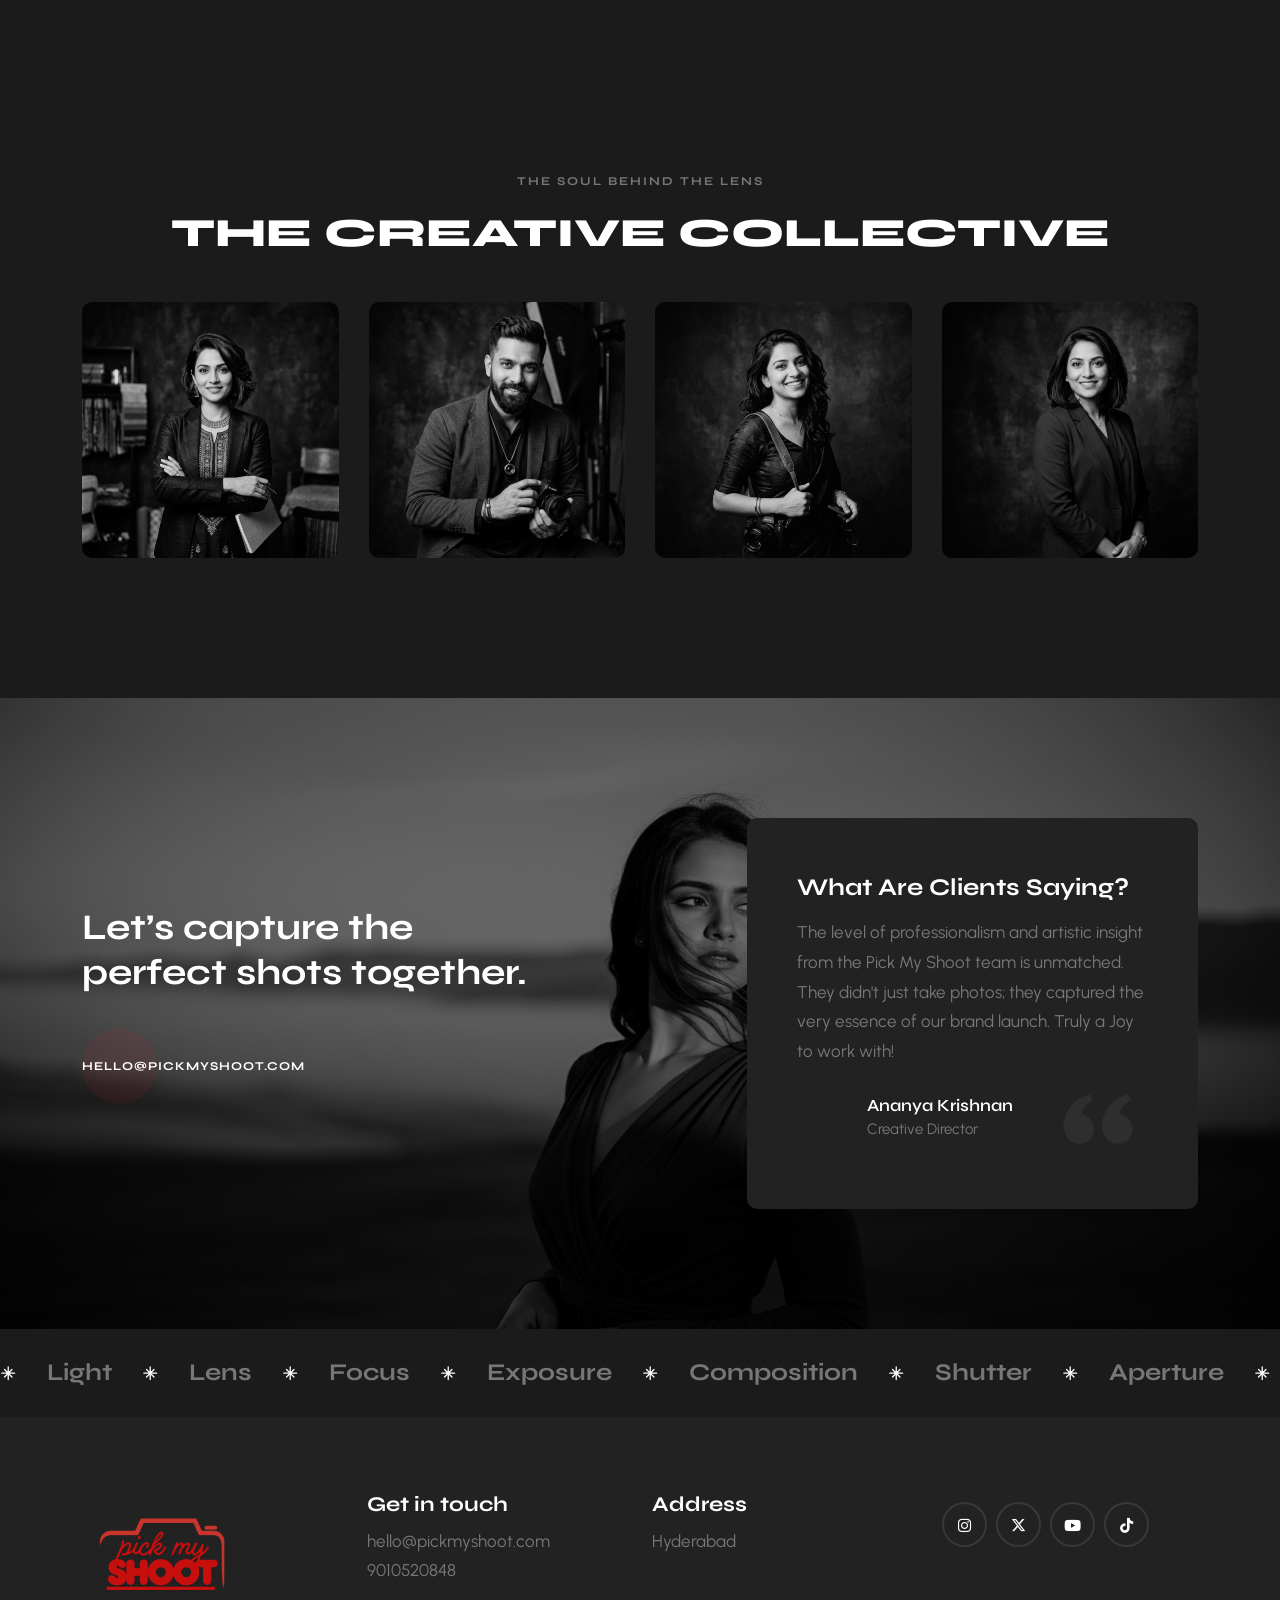
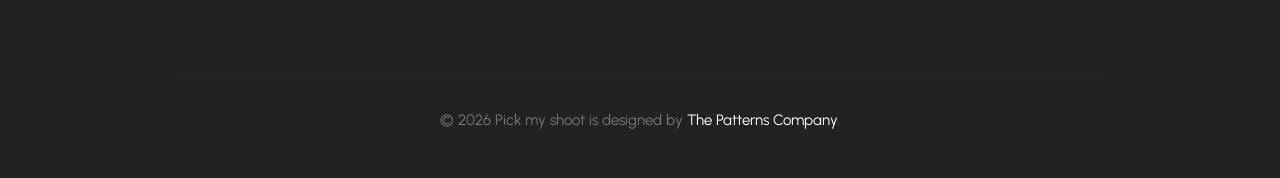
<file: about.html>
<!DOCTYPE html>
<html lang="en">

<head>
    <meta charset="utf-8">
    <meta http-equiv="X-UA-Compatible" content="IE=edge">
    <meta name="viewport" content="width=device-width, initial-scale=1">
    <title>Pick My Shoot - Photography Portfolio</title>
    <meta name="description"
        content="Learn about Pick My Shoot, Hyderabad's premier photography collective. Our mission is to capture life's most meaningful moments through technical mastery and artistic storytelling.">
    <meta name="keywords"
        content="about Pick My Shoot, photography team, professional photographers Hyderabad, cinematic videographers, luxury wedding photography">

    <link rel="icon" type="image/x-icon" href="asset/logo.png">
    <link rel="preconnect" href="https://fonts.googleapis.com">
    <link rel="preconnect" href="https://fonts.gstatic.com" crossorigin>
    <link
        href="https://fonts.googleapis.com/css2?family=Syne:wght@400..800&family=Urbanist:ital,wght@0,100..900;1,100..900&display=swap"
        rel="stylesheet">
    <link rel="stylesheet" href="css/plugins.css">
    <link rel="stylesheet" href="css/style.css">
</head>

<body>
    <!-- Preloader -->
    <div class="preloader-bg"></div>
    <div id="preloader">
        <div id="preloader-status">
            <div class="preloader-position loader"> <span></span> </div>
        </div>
    </div>
    <!-- Progress scroll totop -->
    <div class="progress-wrap cursor-pointer">
        <svg class="progress-circle svg-content" width="100%" height="100%" viewBox="-1 -1 102 102">
            <path d="M50,1 a49,49 0 0,1 0,98 a49,49 0 0,1 0,-98" />
        </svg>
    </div>
    <!-- Cursor -->
    <div class="cursor js-cursor"></div>
    <!-- Social Icons -->
    <div class="social-ico-block"> <a href="#" target="_blank" class="social-ico"><i
                class="fa-brands fa-instagram"></i></a> <a href="#" target="_blank" class="social-ico"><i
                class="fa-brands fa-x-twitter"></i></a> <a href="#" target="_blank" class="social-ico"><i
                class="fa-brands fa-youtube"></i></a> <a href="#" target="_blank" class="social-ico"><i
                class="fa-brands fa-tiktok"></i></a> <a href="#" target="_blank" class="social-ico"><i
                class="fa-brands fa-flickr"></i></a> </div>
    <!-- Navbar -->
    <nav class="navbar navbar-expand-lg">
        <div class="container">
            <!-- Logo -->
            <div class="logo-wrapper">
                <a class="logo" href="index.html"><img src="asset/logo.png" class="logo-img" alt=""></a>
                <!-- <div class="logo"><h2>Gl<span>oo</span>m</h2></div> -->
            </div>
            <!-- Button -->
            <button class="navbar-toggler collapsed" type="button" data-bs-toggle="collapse" data-bs-target="#navbar"
                aria-controls="navbar" aria-expanded="false" aria-label="Toggle navigation"> <span
                    class="navbar-toggler-icon"><i class="ti-menu"></i></span> </button>
            <!-- Menu -->
            <div class="collapse navbar-collapse" id="navbar">
                <ul class="navbar-nav ms-auto">
                    <li class="nav-item"><a class="nav-link" href="index.html"><span
                                class="rolling-text">Home</span></a></li>
                    <li class="nav-item"><a class="nav-link active" href="about.html"><span
                                class="rolling-text">About</span></a></li>
                    <li class="nav-item"><a class="nav-link" href="services.html"><span
                                class="rolling-text">Services</span></a></li>
                    <li class="nav-item"><a class="nav-link" href="portfolio.html"><span
                                class="rolling-text">Portfolio</span></a></li>
                    <li class="nav-item"><a class="nav-link" href="price.html"><span
                                class="rolling-text">Pricing</span></a></li>
                    <li class="nav-item"><a class="nav-link" href="blog.html"><span class="rolling-text">Blog</span></a>
                    </li>
                    <li class="nav-item"><a class="nav-link" href="contact.html"><span
                                class="rolling-text">Contact</span></a></li>
                </ul>
            </div>
        </div>
    </nav>
    <!-- About  -->
    <section class="section-padding">
        <div class="container">
            <div class="row">
                <div class="col-md-6">
                    <h6 class="wow" data-splitting>The Vision</h6>
                    <h1 class="wow" data-splitting>Authentic Narratives</h1>
                    <p class="mt-30 wow fadeInUp" data-wow-delay="0.3s"> Our mission is to translate your most precious
                        moments into cinematic legacies that speak without words. We believe every image has a soul.
                        Through light, emotion, and timing, we frame stories that speak without words. Photography is
                        not just craft — it’s connection. </p>
                    <p class="wow fadeInUp" data-wow-delay="0.6s"> Our journey began with a simple passion for the
                        interplay of light and shadow. Today, Pick My Shoot stands as a collective of visual
                        storytellers dedicated to preserving the legacy of your most significant moments. We blend
                        technical mastery with an intuitive understanding of human connection, ensuring that every
                        project reflects the unique personality of our clients. </p>
                    <div class="btn-wrap wow fadeInUp text-left mt-30 mb-30" data-wow-delay="0.9s">
                        <div class="btn-link"> <a href="mailto:hello@pickmyshoot.com">hello@pickmyshoot.com</a> <span
                                class="btn-block color1 animation-bounce"></span> </div>
                    </div>
                </div>
                <div class="col-md-5 offset-md-1">
                    <div class="reveal-effect"><img src="assets/about1.png" class="img-fluid br-10px"
                            alt="Pick My Shoot" loading="lazy"></div>
                </div>
            </div>
        </div>
    </section>
    <!-- Skills -->
    <section id="skills" class="section-padding">
        <div class="container">
            <div class="row">
                <div class="col-md-5">
                    <h6 class="wow" data-splitting>Mastery in every frame</h6>
                    <h1 class="wow" data-splitting>Technical Mastery</h1>
                    <p class="mt-30 wow fadeInUp" data-wow-delay="0.3s"> We believe that technical excellence is the
                        foundation of creative freedom. Our team continuously pushes the boundaries of post-production
                        and composition, utilizing industry-leading tools and techniques. From precise color accuracy to
                        sophisticated lighting setups, we ensure every deliverable meets the highest standards. </p>
                    <div class="btn-wrap wow fadeInUp text-left mt-30 mb-30" data-wow-delay="0.6s">
                        <div class="btn-link"> <a href="#">View services</a> <span
                                class="btn-block color1 animation-bounce"></span> </div>
                    </div>
                </div>
                <div class="col-md-6 offset-md-1">
                    <p class="bar-title wow fadeInUp" data-wow-delay="0.9s"> Photoshop <span class="percent">90%</span>
                    </p>
                    <div class="bar wow fadeInUp" data-wow-delay="1.2s">
                        <div class="bar-fill"></div>
                    </div>
                    <p class="bar-title wow fadeInUp" data-wow-delay="1.5s"> Lightroom <span class="percent">80%</span>
                    </p>
                    <div class="bar wow fadeInUp" data-wow-delay="1.8s">
                        <div class="bar-fill"></div>
                    </div>
                    <p class="bar-title wow fadeInUp" data-wow-delay="2.1s"> Composition <span
                            class="percent">95%</span> </p>
                    <div class="bar wow fadeInUp" data-wow-delay="2.4s">
                        <div class="bar-fill"></div>
                    </div>
                    <p class="bar-title wow fadeInUp" data-wow-delay="2.7s"> Lighting <span class="percent">85%</span>
                    </p>
                    <div class="bar wow fadeInUp" data-wow-delay="3.0s">
                        <div class="bar-fill"></div>
                    </div>
                    <p class="bar-title wow fadeInUp" data-wow-delay="3.3s"> Retouching <span class="percent">90%</span>
                    </p>
                    <div class="bar wow fadeInUp" data-wow-delay="3.6s">
                        <div class="bar-fill"></div>
                    </div>
                </div>
            </div>
        </div>
    </section>
    <!-- Team -->
    <section class="team section-padding">
        <div class="container">
            <div class="row">
                <div class="col-md-12 mb-45 text-center">
                    <h6 class="wow" data-splitting>The Soul Behind the Lens</h6>
                    <h1 class="wow" data-splitting>The Creative Collective</h1>
                </div>
            </div>
            <div class="row">
                <div class="col-md-12">
                    <div class="owl-carousel owl-theme">
                        <div class="item">
                            <div class="img"><a href="#"><img src="images/1.jpg" alt="Priya Sharma" loading="lazy"></a>
                            </div>
                            <div class="bg"></div>
                            <div class="con">
                                <a href="#">
                                    <div class="title"><span>Priya Sharma</span></div>
                                    <div class="subtitle"><span>Founder & Creative Director</span></div>
                                </a>
                            </div>
                        </div>
                        <div class="item">
                            <div class="img"><a href="#"><img src="images/2.jpg" alt="Arjun Reddy"
                                        loading="lazy"></a></div>
                            <div class="bg"></div>
                            <div class="con">
                                <a href="#">
                                    <div class="title"><span>Arjun Reddy</span></div>
                                    <div class="subtitle"><span>Principal Fashion Photographer</span></div>
                                </a>
                            </div>
                        </div>
                        <div class="item">
                            <div class="img"><a href="#"><img src="images/3.jpg" alt="Meera Iyer"
                                        loading="lazy"></a></div>
                            <div class="bg"></div>
                            <div class="con">
                                <a href="#">
                                    <div class="title"><span>Meera Iyer</span></div>
                                    <div class="subtitle"><span>Lead Wedding Photographer</span></div>
                                </a>
                            </div>
                        </div>
                        <div class="item">
                            <div class="img"><a href="#"><img src="images/4.jpg" alt="Neha Kapoor"
                                        loading="lazy"></a></div>
                            <div class="bg"></div>
                            <div class="con">
                                <a href="#">
                                    <div class="title"><span>Neha Kapoor</span></div>
                                    <div class="subtitle"><span>Senior Digital Editor & Colorist</span></div>
                                </a>
                            </div>
                        </div>
                        <div class="item">
                            <div class="img"><a href="#"><img src="images/01.jpg" alt="Rohit Menon"
                                        loading="lazy"></a>
                            </div>
                            <div class="bg"></div>
                            <div class="con">
                                <a href="#">
                                    <div class="title"><span>Rohit Menon</span></div>
                                    <div class="subtitle"><span>Lighting Architect & Operations Manager</span></div>
                                </a>
                            </div>
                        </div>
                        <div class="item">
                            <div class="img"><a href="#"><img src="images/02.jpg" alt="Vikram Desai" loading="lazy"></a>
                            </div>
                            <div class="bg"></div>
                            <div class="con">
                                <a href="#">
                                    <div class="title"><span>Vikram Desai</span></div>
                                    <div class="subtitle"><span>Certified Aerial Cinematographer</span></div>
                                </a>
                            </div>
                        </div>
                    </div>
                </div>
            </div>
        </div>
    </section>
    <!-- Testiominals -->
    <section id="testimonials" class="testimonials">
        <div class="background bg-img bg-imgfixed section-padding" data-overlay-dark="5"
            data-background="assets/heropic.png">
            <div class="container">
                <div class="row align-items-center">
                    <!-- Work together -->
                    <div class="col-md-5 mb-30">
                        <h4 class="wow" data-splitting>Let’s capture the perfect shots together.</h4>
                        <div class="btn-wrap mt-30 text-left wow fadeInUp" data-wow-delay=".9s">
                            <div class="btn-link"><a href="mailto:hello@pickmyshoot.com">hello@pickmyshoot.com</a><span
                                    class="btn-block color3 animation-bounce"></span></div>
                        </div>
                    </div>
                    <!-- Testiominals -->
                    <div class="col-md-5 offset-md-2">
                        <div class="testimonials-box">
                            <h5>What Are Clients Saying?</h5>
                            <div class="owl-carousel owl-theme">
                                <div class="item">
                                    <p>The level of professionalism and artistic insight from the Pick My Shoot team is
                                        unmatched. They didn't just take photos; they captured the very essence of our
                                        brand launch. Truly a Joy to work with!</p>
                                    <span class="quote"><img src="images/quot.png" alt="" loading="lazy"></span>
                                    <div class="info">
                                        <!-- <div class="author-img"> <img src="" alt="" loading="lazy"> </div> -->
                                        <div class="cont">
                                            <h6>Ananya Krishnan</h6> <span>Creative Director</span>
                                        </div>
                                    </div>
                                </div>
                                <div class="item">
                                    <p>I've worked with many photographers, but the attention to detail here is on
                                        another level. From the initial consult to the final edits, the process was
                                        seamless and the results were breathtaking.</p>
                                    <span class="quote"><img src="images/quot.png" alt="" loading="lazy"></span>
                                    <div class="info">
                                        <!-- <div class="author-img"> <img src="" alt="" loading="lazy"> </div> -->
                                        <div class="cont">
                                            <h6>Rajesh Nair</h6> <span>Event Planner</span>
                                        </div>
                                    </div>
                                </div>
                            </div>
                        </div>
                    </div>
                </div>
            </div>
        </div>
    </section>
    <!-- Scrolling -->
    <div class="scrolling scrolling-ticker">
        <div class="wrapper">
            <div class="content"> <span><img src="images/asterisk-icon.svg" alt="" loading="lazy">Light</span>
                <span><img src="images/asterisk-icon.svg" alt="" loading="lazy">Lens</span> <span><img
                        src="images/asterisk-icon.svg" alt="" loading="lazy">Focus</span> <span><img
                        src="images/asterisk-icon.svg" alt="" loading="lazy">Exposure</span> <span><img
                        src="images/asterisk-icon.svg" alt="" loading="lazy">Composition</span> <span><img
                        src="images/asterisk-icon.svg" alt="" loading="lazy">Shutter</span> <span><img
                        src="images/asterisk-icon.svg" alt="" loading="lazy">Aperture</span> <span><img
                        src="images/asterisk-icon.svg" alt="" loading="lazy">Contrast</span> <span><img
                        src="images/asterisk-icon.svg" alt="" loading="lazy">Frame</span> <span><img
                        src="images/asterisk-icon.svg" alt="" loading="lazy">Portrait</span> <span><img
                        src="images/asterisk-icon.svg" alt="" loading="lazy">Capture</span> <span><img
                        src="images/asterisk-icon.svg" alt="" loading="lazy">Moment</span> <span><img
                        src="images/asterisk-icon.svg" alt="" loading="lazy">Perspective</span> <span><img
                        src="images/asterisk-icon.svg" alt="" loading="lazy">Emotion</span>
            </div>
            <div class="content"> <span><img src="images/asterisk-icon.svg" alt="" loading="lazy">Light</span>
                <span><img src="images/asterisk-icon.svg" alt="" loading="lazy">Lens</span> <span><img
                        src="images/asterisk-icon.svg" alt="" loading="lazy">Focus</span> <span><img
                        src="images/asterisk-icon.svg" alt="" loading="lazy">Exposure</span> <span><img
                        src="images/asterisk-icon.svg" alt="" loading="lazy">Composition</span> <span><img
                        src="images/asterisk-icon.svg" alt="" loading="lazy">Shutter</span> <span><img
                        src="images/asterisk-icon.svg" alt="" loading="lazy">Aperture</span> <span><img
                        src="images/asterisk-icon.svg" alt="" loading="lazy">Contrast</span> <span><img
                        src="images/asterisk-icon.svg" alt="" loading="lazy">Frame</span> <span><img
                        src="images/asterisk-icon.svg" alt="" loading="lazy">Portrait</span> <span><img
                        src="images/asterisk-icon.svg" alt="" loading="lazy">Capture</span> <span><img
                        src="images/asterisk-icon.svg" alt="" loading="lazy">Moment</span> <span><img
                        src="images/asterisk-icon.svg" alt="" loading="lazy">Perspective</span> <span><img
                        src="images/asterisk-icon.svg" alt="" loading="lazy">Emotion</span>
            </div>
        </div>
    </div>
    <!-- Footer -->
    <footer class="footer-section">
        <div class="container">
            <div class="row justify-content-center">
                <div class="col-lg-3 col-md-12"><a href="index.html"><img src="asset/logo.png" alt=""></a></div>
                <div class="col-lg-3 col-md-12">
                    <h5>Get in touch</h5>
                    <p>hello@pickmyshoot.com
                        <br>9010520848
                    </p>
                </div>
                <div class="col-lg-3 col-md-12">
                    <h5>Address</h5>
                    <p>Hyderabad</p>
                </div>
                <div class="col-lg-3 col-md-12">
                    <ul class="footer-social-link">
                        <li><a href="#" target="_blank"><i class="fa-brands fa-instagram"></i></a></li>
                        <li><a href="#" target="_blank"><i class="fa-brands fa-x-twitter"></i></a></li>
                        <li><a href="#" target="_blank"><i class="fa-brands fa-youtube"></i></a></li>
                        <li><a href="#" target="_blank"><i class="fa-brands fa-tiktok"></i></a></li>
                    </ul>
                </div>
            </div>
            <div class="row justify-content-center">
                <div class="col-md-10 text-center">
                    <p class="mb-0 copyright">© 2026 Pick my shoot is designed by <a
                            href="https://thepatternscompany.com/" target="_blank">The Patterns Company</a>.</p>
                </div>
            </div>
        </div>
    </footer>
    <!-- jQuery -->
    <script src="js/jquery-3.7.1.min.js"></script>
    <script src="js/jquery-migrate-3.5.0.min.js"></script>
    <script src="js/imagesloaded.pkgd.min.js"></script>
    <script src="js/jquery.isotope.v3.0.2.js"></script>
    <script src="js/popper.min.js"></script>
    <script src="js/bootstrap.min.js"></script>
    <script src="js/owl.carousel.min.js"></script>
    <script src="js/jquery.magnific-popup.min.js"></script>
    <script src="js/YouTubePopUp.js"></script>
    <script src="js/jquery.easing.1.3.js"></script>
    <script src="js/scrollIt.min.js"></script>
    <script src="js/wow.js"></script>
    <script src="js/custom.js"></script>
</body>

</html>
</file>
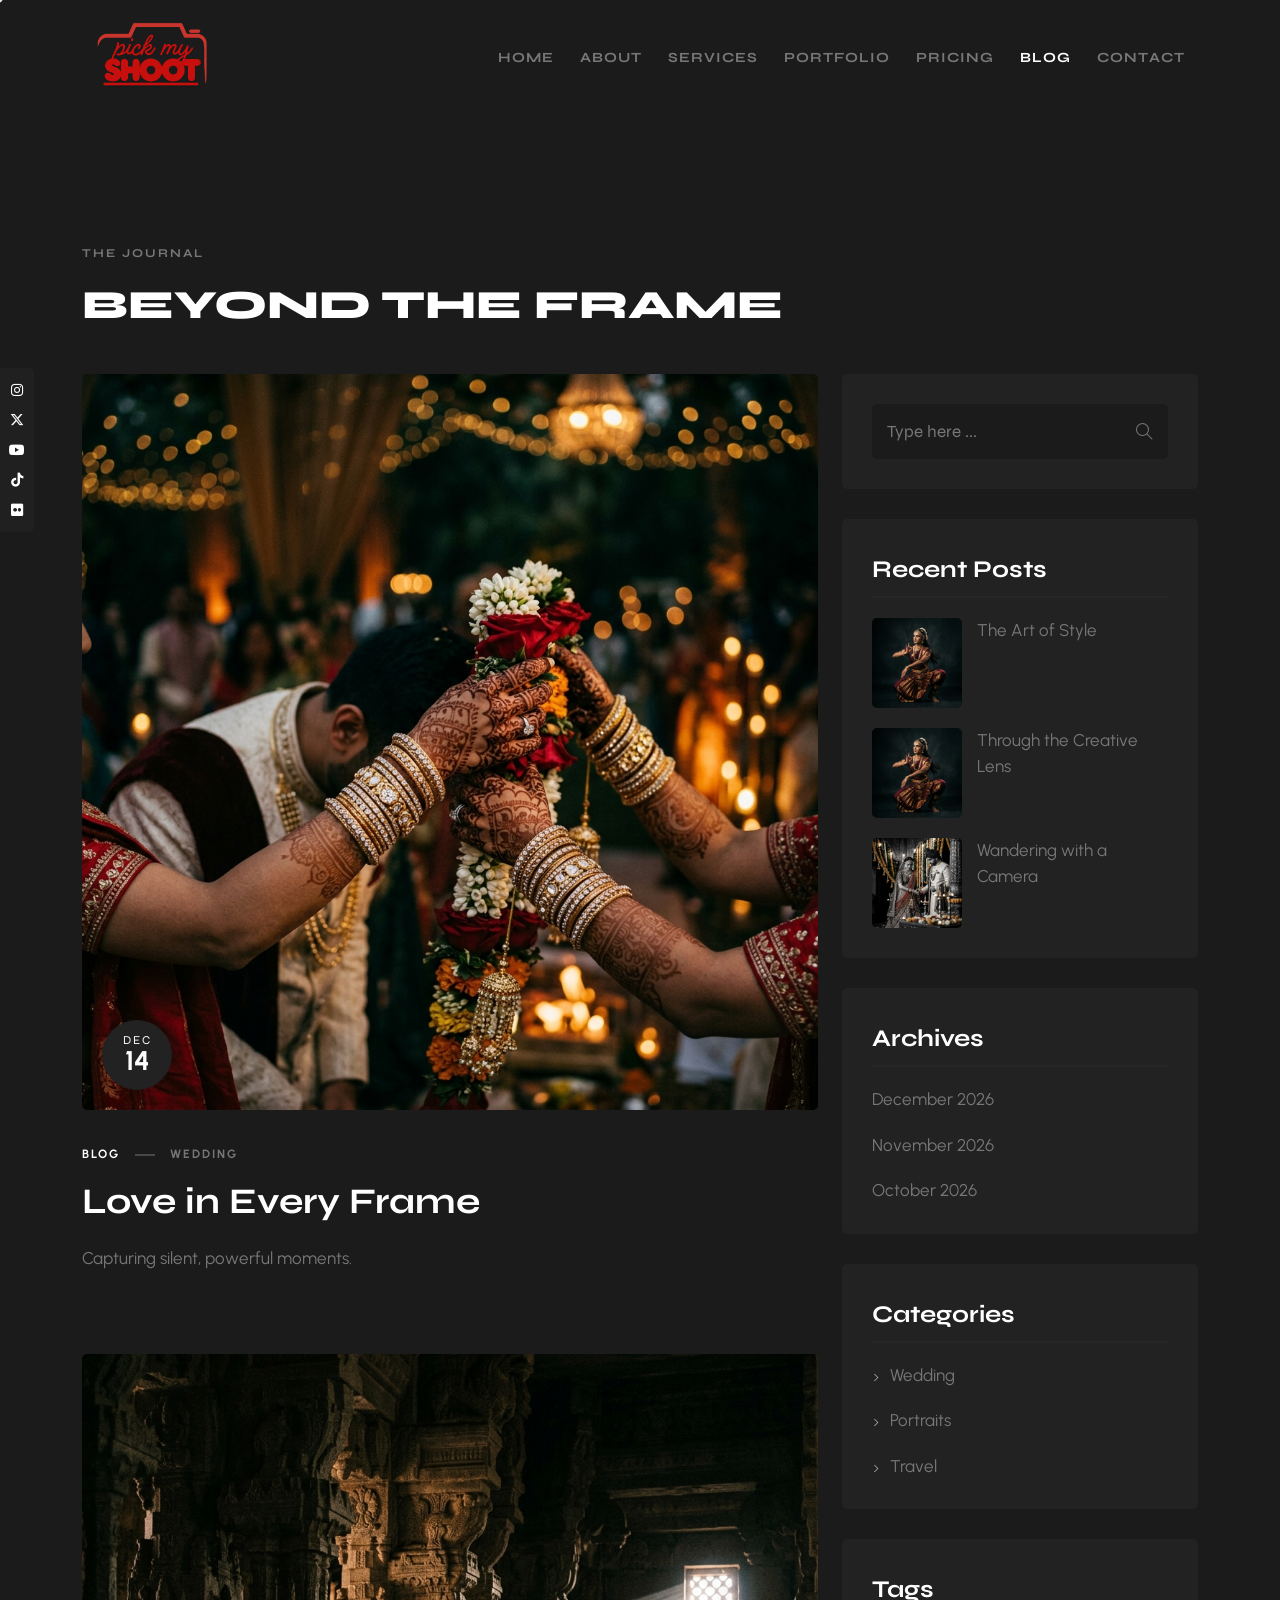
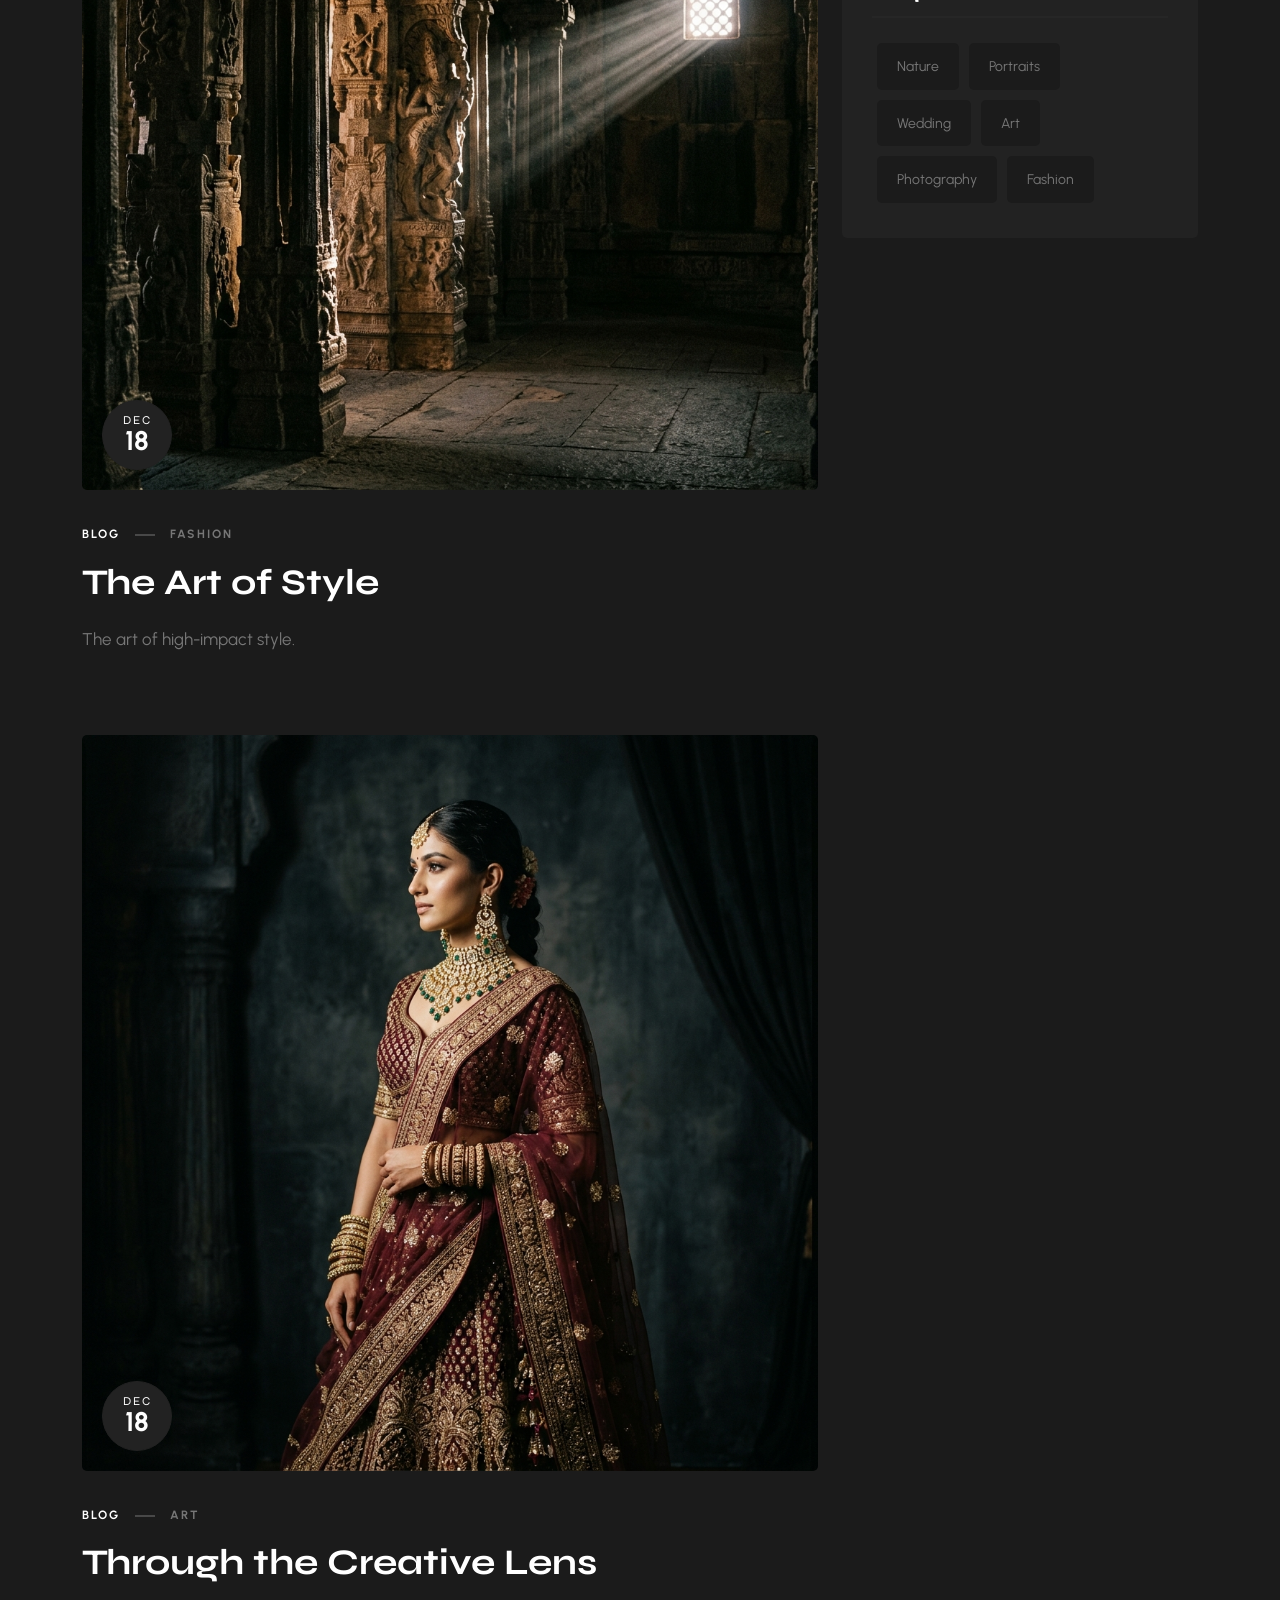
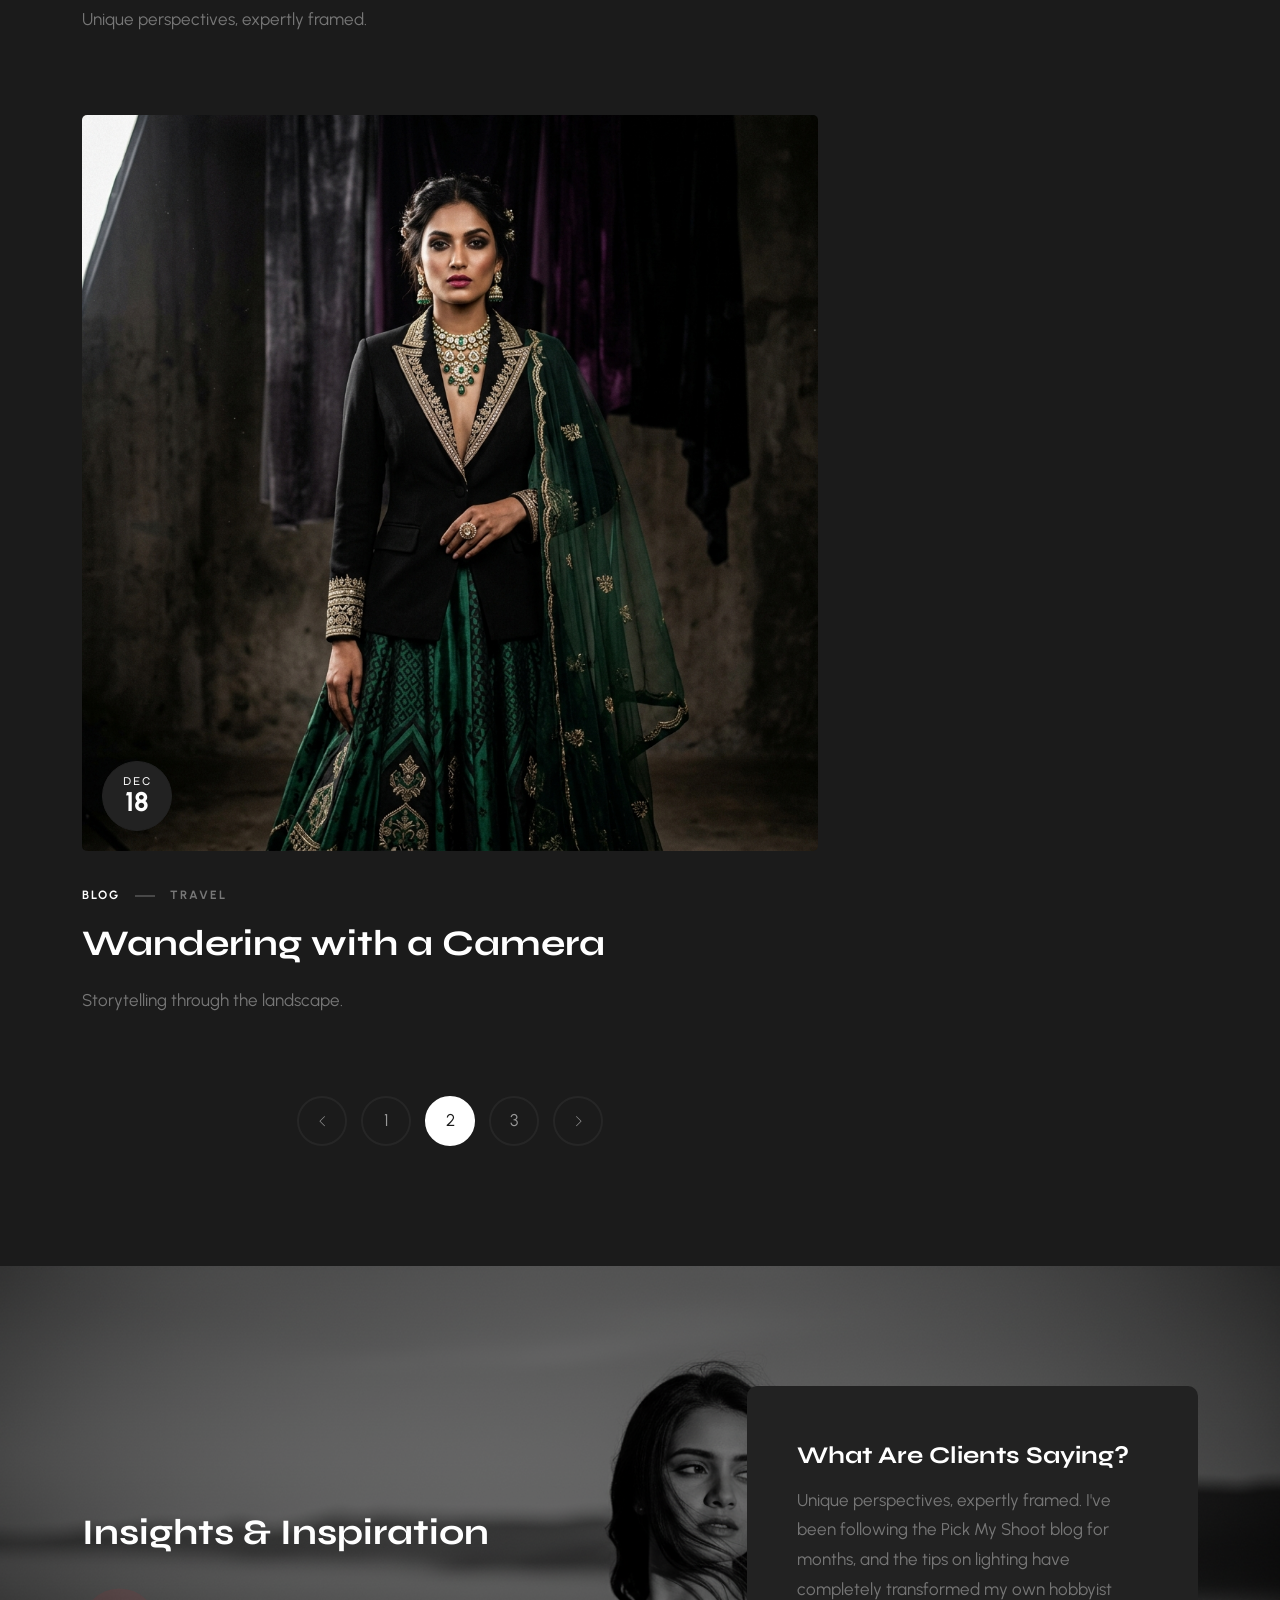
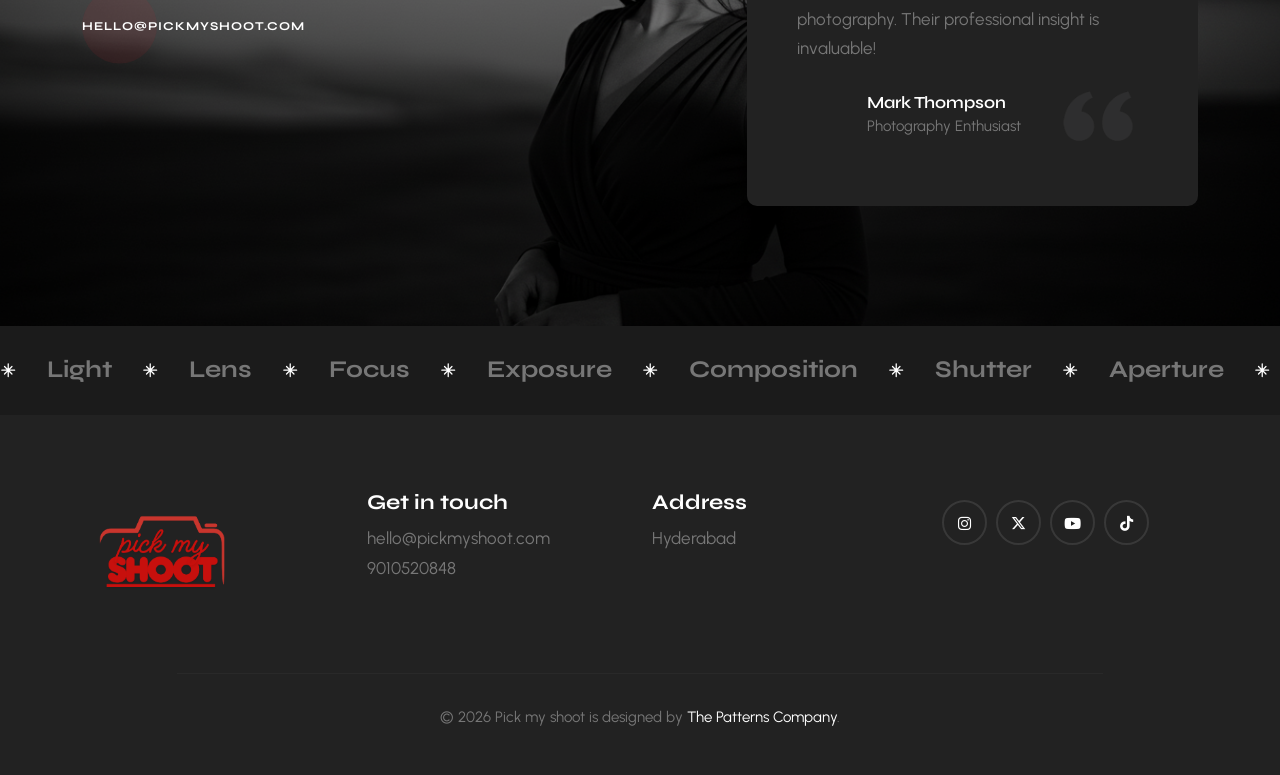
<file: blog.html>
<!DOCTYPE html>
<html lang="en">

<head>
    <meta charset="utf-8">
    <meta http-equiv="X-UA-Compatible" content="IE=edge">
    <meta name="viewport" content="width=device-width, initial-scale=1">
    <title>Pick My Shoot - Photography Portfolio</title>
    <meta name="description"
        content="Read the latest photography tips, industry news, and behind-the-scenes stories from Pick My Shoot. Your source for visual inspiration in Hyderabad.">
    <meta name="keywords"
        content="photography blog, wedding photography tips, fashion shoot insights, photography gear guide, Pick My Shoot news">

    <link rel="icon" type="image/x-icon" href="asset/logo.png">
    <link rel="preconnect" href="https://fonts.googleapis.com">
    <link rel="preconnect" href="https://fonts.gstatic.com" crossorigin>
    <link
        href="https://fonts.googleapis.com/css2?family=Syne:wght@400..800&family=Urbanist:ital,wght@0,100..900;1,100..900&display=swap"
        rel="stylesheet">
    <link rel="stylesheet" href="css/plugins.css">
    <link rel="stylesheet" href="css/style.css">
</head>

<body>
    <!-- Preloader -->
    <div class="preloader-bg"></div>
    <div id="preloader">
        <div id="preloader-status">
            <div class="preloader-position loader"> <span></span> </div>
        </div>
    </div>
    <!-- Progress scroll totop -->
    <div class="progress-wrap cursor-pointer">
        <svg class="progress-circle svg-content" width="100%" height="100%" viewBox="-1 -1 102 102">
            <path d="M50,1 a49,49 0 0,1 0,98 a49,49 0 0,1 0,-98" />
        </svg>
    </div>
    <!-- Cursor -->
    <div class="cursor js-cursor"></div>
    <!-- Social Icons -->
    <div class="social-ico-block"> <a href="#" target="_blank" class="social-ico"><i
                class="fa-brands fa-instagram"></i></a> <a href="#" target="_blank" class="social-ico"><i
                class="fa-brands fa-x-twitter"></i></a> <a href="#" target="_blank" class="social-ico"><i
                class="fa-brands fa-youtube"></i></a> <a href="#" target="_blank" class="social-ico"><i
                class="fa-brands fa-tiktok"></i></a> <a href="#" target="_blank" class="social-ico"><i
                class="fa-brands fa-flickr"></i></a> </div>
    <!-- Navbar -->
    <nav class="navbar navbar-expand-lg">
        <div class="container">
            <!-- Logo -->
            <div class="logo-wrapper">
                <a class="logo" href="index.html"><img src="asset/logo.png" class="logo-img"
                        alt="Pick My Shoot Logo"></a>
            </div>
            <!-- Button -->
            <button class="navbar-toggler collapsed" type="button" data-bs-toggle="collapse" data-bs-target="#navbar"
                aria-controls="navbar" aria-expanded="false" aria-label="Toggle navigation"> <span
                    class="navbar-toggler-icon"><i class="ti-menu"></i></span> </button>
            <!-- Menu -->
            <div class="collapse navbar-collapse" id="navbar">
                <ul class="navbar-nav ms-auto">
                    <li class="nav-item"><a class="nav-link" href="index.html"><span
                                class="rolling-text">Home</span></a></li>
                    <li class="nav-item"><a class="nav-link" href="about.html"><span
                                class="rolling-text">About</span></a></li>
                    <li class="nav-item"><a class="nav-link" href="services.html"><span
                                class="rolling-text">Services</span></a></li>
                    <li class="nav-item"><a class="nav-link" href="portfolio.html"><span
                                class="rolling-text">Portfolio</span></a></li>
                    <li class="nav-item"><a class="nav-link" href="price.html"><span
                                class="rolling-text">Pricing</span></a></li>
                    <li class="nav-item"><a class="nav-link active" href="blog.html"><span
                                class="rolling-text">Blog</span></a></li>
                    <li class="nav-item"><a class="nav-link" href="contact.html"><span
                                class="rolling-text">Contact</span></a></li>
                </ul>
            </div>
        </div>
    </nav>
    <!-- Blog -->
    <section class="blog section-padding">
        <div class="container">
            <div class="row mb-45">
                <div class="col-md-12">
                    <h6 class="wow" data-splitting>The Journal</h6>
                    <h1 class="wow" data-splitting>Beyond the Frame</h1>
                </div>
            </div>
            <div class="row">
                <div class="col-md-8">
                    <div class="row">
                        <div class="col-md-12">
                            <div class="item">
                                <div class="post-img br-5px">
                                    <a href="#"> <img src="images/narrative_wedding.png" alt="" loading="lazy"> </a>
                                    <div class="date">
                                        <a href="#"> <span>Dec</span> <i>14</i> </a>
                                    </div>
                                </div>
                                <div class="post-cont">
                                    <div class="blog-post-categorydate-wrapper">
                                        <a href="blog.html">
                                            <div>Blog</div>
                                        </a>
                                        <div class="blog-post-categorydate-divider"></div>
                                        <div>Wedding</div>
                                    </div>
                                    <h4><a href="post.html">Love in Every Frame</a></h4>
                                    <p>Capturing silent, powerful moments.</p>
                                </div>
                            </div>
                        </div>
                        <div class="col-md-12">
                            <div class="item">
                                <div class="post-img br-5px">
                                    <a href="#"> <img src="images/narrative_art.png" alt="" loading="lazy"> </a>
                                    <div class="date">
                                        <a href="#"> <span>Dec</span> <i>18</i> </a>
                                    </div>
                                </div>
                                <div class="post-cont">
                                    <div class="blog-post-categorydate-wrapper">
                                        <a href="blog.html">
                                            <div>Blog</div>
                                        </a>
                                        <div class="blog-post-categorydate-divider"></div>
                                        <div>Fashion</div>
                                    </div>
                                    <h4><a href="post.html">The Art of Style</a></h4>
                                    <p>The art of high-impact style.</p>
                                </div>
                            </div>
                        </div>
                        <div class="col-md-12">
                            <div class="item">
                                <div class="post-img br-5px">
                                    <a href="#"> <img src="images/narrative_fashion.png" alt="" loading="lazy"> </a>
                                    <div class="date">
                                        <a href="#"> <span>Dec</span> <i>18</i> </a>
                                    </div>
                                </div>
                                <div class="post-cont">
                                    <div class="blog-post-categorydate-wrapper">
                                        <a href="blog.html">
                                            <div>Blog</div>
                                        </a>
                                        <div class="blog-post-categorydate-divider"></div>
                                        <div>Art</div>
                                    </div>
                                    <h4><a href="post.html">Through the Creative Lens</a></h4>
                                    <p>Unique perspectives, expertly framed.</p>
                                </div>
                            </div>
                        </div>
                        <div class="col-md-12">
                            <div class="item">
                                <div class="post-img br-5px">
                                    <a href="#"> <img src="images/03.jpg" alt="" loading="lazy"> </a>
                                    <div class="date">
                                        <a href="#"> <span>Dec</span> <i>18</i> </a>
                                    </div>
                                </div>
                                <div class="post-cont">
                                    <div class="blog-post-categorydate-wrapper">
                                        <a href="blog.html">
                                            <div>Blog</div>
                                        </a>
                                        <div class="blog-post-categorydate-divider"></div>
                                        <div>Travel</div>
                                    </div>
                                    <h4><a href="post.html">Wandering with a Camera</a></h4>
                                    <p>Storytelling through the landscape.</p>
                                </div>
                            </div>
                        </div>
                        <div class="col-md-12">
                            <!-- Pagination -->
                            <ul class="pagination-wrap align-center mb-30 mt-30">
                                <li><a href="#"><i class="ti-angle-left"></i></a></li>
                                <li><a href="#">1</a></li>
                                <li><a href="#" class="active">2</a></li>
                                <li><a href="#">3</a></li>
                                <li><a href="#"><i class="ti-angle-right"></i></a></li>
                            </ul>
                        </div>
                    </div>
                </div>
                <!-- Sidebar -->
                <div class="col-md-4">
                    <div class="row blog-sidebar">
                        <div class="col-md-12">
                            <div class="widget search">
                                <form>
                                    <input type="text" name="search" placeholder="Type here ...">
                                    <button type="submit"><i class="ti-search" aria-hidden="true"></i></button>
                                </form>
                            </div>
                        </div>
                        <div class="col-md-12">
                            <div class="widget">
                                <div class="widget-title">
                                    <h5>Recent Posts</h5>
                                </div>
                                <ul class="recent">
                                    <li>
                                        <div class="thum br-5px"> <img src="images/02.jpg" alt="" loading="lazy">
                                        </div> <a href="#"> The Art of Style</a>
                                    </li>
                                    <li>
                                        <div class="thum br-5px"> <img src="images/02.jpg" alt="" loading="lazy">
                                        </div> <a href="#">Through the Creative Lens</a>
                                    </li>
                                    <li>
                                        <div class="thum br-5px"> <img src="images/01.jpg" alt="" loading="lazy">
                                        </div> <a href="#">Wandering with a Camera</a>
                                    </li>
                                </ul>
                            </div>
                        </div>
                        <div class="col-md-12">
                            <div class="widget">
                                <div class="widget-title">
                                    <h5>Archives</h5>
                                </div>
                                <ul>
                                    <li><a href="post.html">December 2026</a></li>
                                    <li><a href="post.html">November 2026</a></li>
                                    <li><a href="post.html">October 2026</a></li>
                                </ul>
                            </div>
                        </div>
                        <div class="col-md-12">
                            <div class="widget">
                                <div class="widget-title">
                                    <h5>Categories</h5>
                                </div>
                                <ul>
                                    <li><a href="blog.html"><i class="ti-angle-right"></i>Wedding</a></li>
                                    <li><a href="blog.html"><i class="ti-angle-right"></i>Portraits</a></li>
                                    <li><a href="blog.html"><i class="ti-angle-right"></i>Travel</a></li>
                                </ul>
                            </div>
                        </div>
                        <div class="col-md-12">
                            <div class="widget">
                                <div class="widget-title">
                                    <h5>Tags</h5>
                                </div>
                                <ul class="tags">
                                    <li><a href="#">Nature</a></li>
                                    <li><a href="#">Portraits</a></li>
                                    <li><a href="#">Wedding</a></li>
                                    <li><a href="#">Art</a></li>
                                    <li><a href="#">Photography</a></li>
                                    <li><a href="#">Fashion</a></li>
                                </ul>
                            </div>
                        </div>
                    </div>
                </div>
            </div>
        </div>
    </section>
    <!-- Testiominals -->
    <section id="testimonials" class="testimonials">
        <div class="background bg-img bg-imgfixed section-padding" data-overlay-dark="5"
            data-background="assets/heropic.png">
            <div class="container">
                <div class="row align-items-center">
                    <!-- Work together -->
                    <div class="col-md-5 mb-30">
                        <h4 class="wow" data-splitting="">Insights & Inspiration</h4>
                        <div class="btn-wrap mt-30 text-left wow fadeInUp" data-wow-delay=".6s">
                            <div class="btn-link"><a href="mailto:hello@pickmyshoot.com">hello@pickmyshoot.com</a><span
                                    class="btn-block color3 animation-bounce"></span></div>
                        </div>
                    </div>
                    <!-- Testiominals -->
                    <div class="col-md-5 offset-md-2">
                        <div class="testimonials-box">
                            <h5>What Are Clients Saying?</h5>
                            <div class="owl-carousel owl-theme">
                                <div class="item">
                                    <p>Unique perspectives, expertly framed. I've been following the Pick My Shoot blog
                                        for months, and the tips on lighting have completely transformed my own hobbyist
                                        photography. Their professional insight is invaluable!</p>
                                    <span class="quote"><img src="images/quot.png" alt="" loading="lazy"></span>
                                    <div class="info">
                                        <!-- <div class="author-img"> <img src="" alt="" loading="lazy"> </div> -->
                                        <div class="cont">
                                            <h6>Mark Thompson</h6> <span>Photography Enthusiast</span>
                                        </div>
                                    </div>
                                </div>
                                <div class="item">
                                    <p>Storytelling through the landscape. The 'Art of Style' post helped me prepare for
                                        my first professional model shoot. The Pick My Shoot team clearly knows their
                                        craft inside and out. Thank you for sharing your expertise!</p>
                                    <span class="quote"><img src="images/quot.png" alt="" loading="lazy"></span>
                                    <div class="info">
                                        <!-- <div class="author-img"> <img src="" alt="" loading="lazy"> </div> -->
                                        <div class="cont">
                                            <h6>Chloe Vance</h6> <span>Aspiring Fashion Photographer</span>
                                        </div>
                                    </div>
                                </div>
                            </div>
                        </div>
                    </div>
                </div>
            </div>
        </div>
    </section>
    <!-- Scrolling -->
    <div class="scrolling scrolling-ticker">
        <div class="wrapper">
            <div class="content"> <span><img src="images/asterisk-icon.svg" alt="" loading="lazy">Light</span>
                <span><img src="images/asterisk-icon.svg" alt="" loading="lazy">Lens</span> <span><img
                        src="images/asterisk-icon.svg" alt="" loading="lazy">Focus</span> <span><img
                        src="images/asterisk-icon.svg" alt="" loading="lazy">Exposure</span> <span><img
                        src="images/asterisk-icon.svg" alt="" loading="lazy">Composition</span> <span><img
                        src="images/asterisk-icon.svg" alt="" loading="lazy">Shutter</span> <span><img
                        src="images/asterisk-icon.svg" alt="" loading="lazy">Aperture</span> <span><img
                        src="images/asterisk-icon.svg" alt="" loading="lazy">Contrast</span> <span><img
                        src="images/asterisk-icon.svg" alt="" loading="lazy">Frame</span> <span><img
                        src="images/asterisk-icon.svg" alt="" loading="lazy">Portrait</span> <span><img
                        src="images/asterisk-icon.svg" alt="" loading="lazy">Capture</span> <span><img
                        src="images/asterisk-icon.svg" alt="" loading="lazy">Moment</span> <span><img
                        src="images/asterisk-icon.svg" alt="" loading="lazy">Perspective</span> <span><img
                        src="images/asterisk-icon.svg" alt="" loading="lazy">Emotion</span>
            </div>
            <div class="content"> <span><img src="images/asterisk-icon.svg" alt="" loading="lazy">Light</span>
                <span><img src="images/asterisk-icon.svg" alt="" loading="lazy">Lens</span> <span><img
                        src="images/asterisk-icon.svg" alt="" loading="lazy">Focus</span> <span><img
                        src="images/asterisk-icon.svg" alt="" loading="lazy">Exposure</span> <span><img
                        src="images/asterisk-icon.svg" alt="" loading="lazy">Composition</span> <span><img
                        src="images/asterisk-icon.svg" alt="" loading="lazy">Shutter</span> <span><img
                        src="images/asterisk-icon.svg" alt="" loading="lazy">Aperture</span> <span><img
                        src="images/asterisk-icon.svg" alt="" loading="lazy">Contrast</span> <span><img
                        src="images/asterisk-icon.svg" alt="" loading="lazy">Frame</span> <span><img
                        src="images/asterisk-icon.svg" alt="" loading="lazy">Portrait</span> <span><img
                        src="images/asterisk-icon.svg" alt="" loading="lazy">Capture</span> <span><img
                        src="images/asterisk-icon.svg" alt="" loading="lazy">Moment</span> <span><img
                        src="images/asterisk-icon.svg" alt="" loading="lazy">Perspective</span> <span><img
                        src="images/asterisk-icon.svg" alt="" loading="lazy">Emotion</span>
            </div>
        </div>
    </div>
    <!-- Footer -->
    <footer class="footer-section">
        <div class="container">
            <div class="row justify-content-center">
                <div class="col-lg-3 col-md-12"><a href="index.html"><img src="asset/logo.png" alt=""></a></div>
                <div class="col-lg-3 col-md-12">
                    <h5>Get in touch</h5>
                    <p>hello@pickmyshoot.com
                        <br>9010520848
                    </p>
                </div>
                <div class="col-lg-3 col-md-12">
                    <h5>Address</h5>
                    <p>Hyderabad</p>
                </div>
                <div class="col-lg-3 col-md-12">
                    <ul class="footer-social-link">
                        <li><a href="#" target="_blank"><i class="fa-brands fa-instagram"></i></a></li>
                        <li><a href="#" target="_blank"><i class="fa-brands fa-x-twitter"></i></a></li>
                        <li><a href="#" target="_blank"><i class="fa-brands fa-youtube"></i></a></li>
                        <li><a href="#" target="_blank"><i class="fa-brands fa-tiktok"></i></a></li>
                    </ul>
                </div>
            </div>
            <div class="row justify-content-center">
                <div class="col-md-10 text-center">
                    <p class="mb-0 copyright">© 2026 Pick my shoot is designed by <a
                            href="https://thepatternscompany.com/" target="_blank">The Patterns Company</a>.</p>
                </div>
            </div>
        </div>
    </footer>
    <!-- jQuery -->
    <script src="js/jquery-3.7.1.min.js"></script>
    <script src="js/jquery-migrate-3.5.0.min.js"></script>
    <script src="js/imagesloaded.pkgd.min.js"></script>
    <script src="js/jquery.isotope.v3.0.2.js"></script>
    <script src="js/popper.min.js"></script>
    <script src="js/bootstrap.min.js"></script>
    <script src="js/owl.carousel.min.js"></script>
    <script src="js/jquery.magnific-popup.min.js"></script>
    <script src="js/YouTubePopUp.js"></script>
    <script src="js/jquery.easing.1.3.js"></script>
    <script src="js/scrollIt.min.js"></script>
    <script src="js/wow.js"></script>
    <script src="js/custom.js"></script>
</body>

</html>
</file>
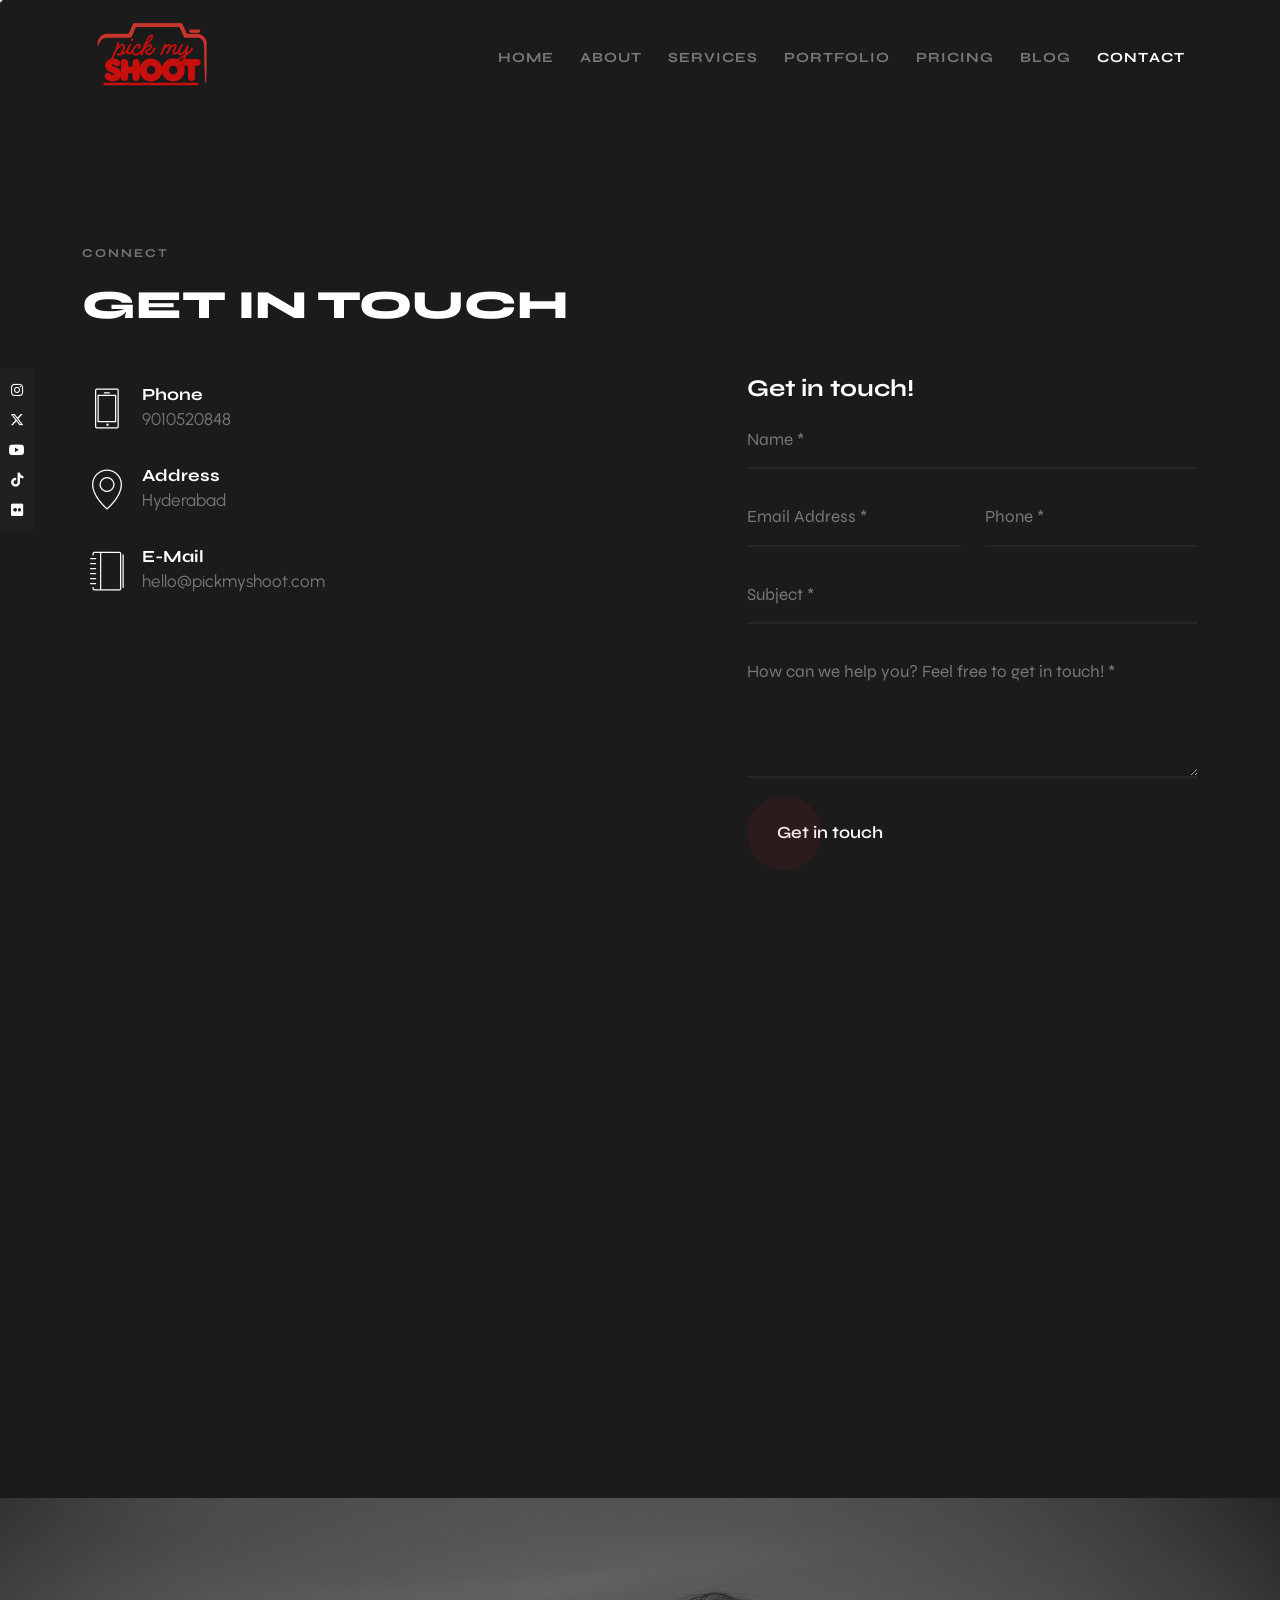
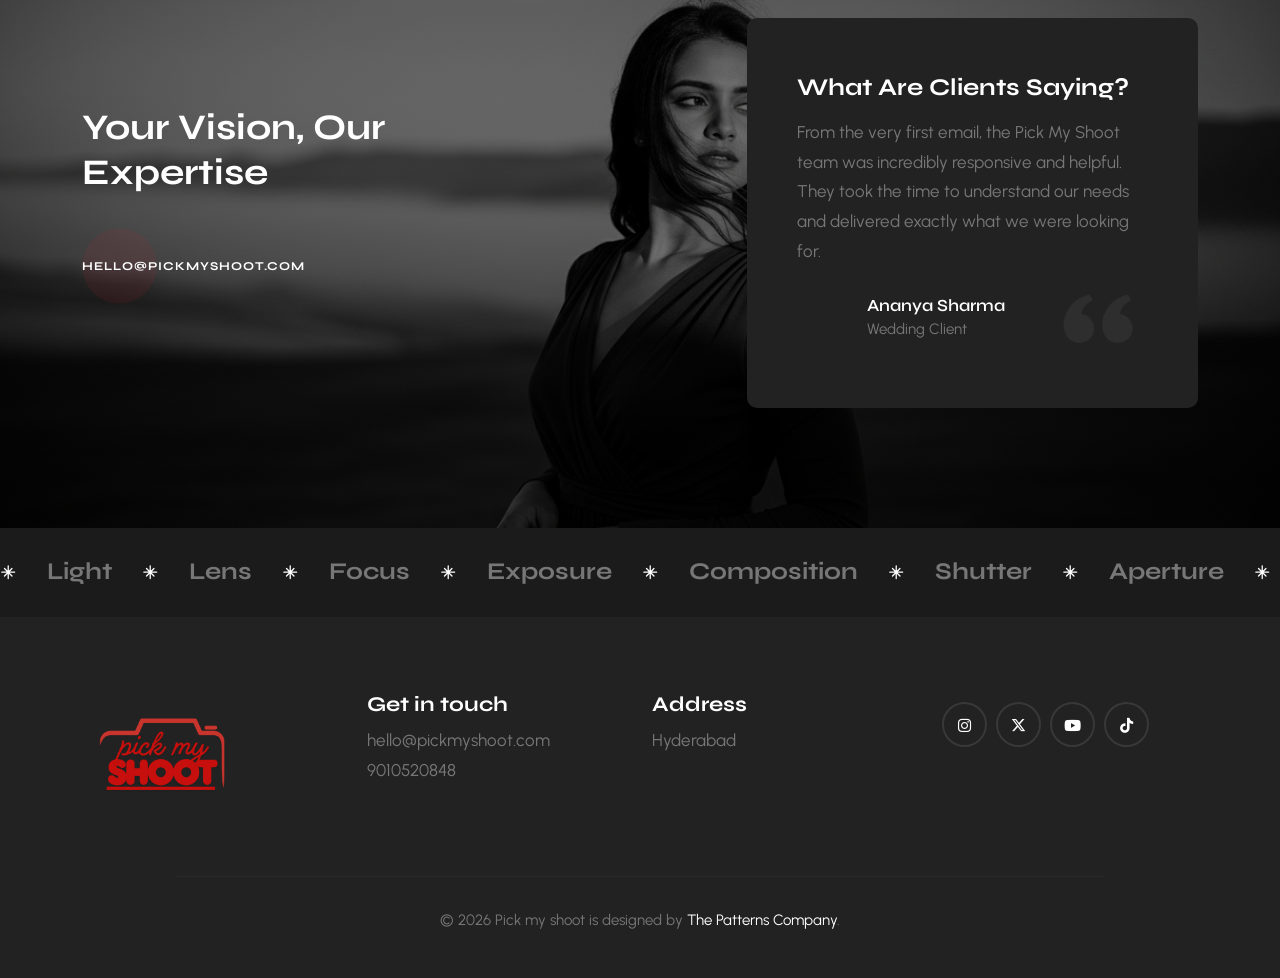
<file: contact.html>
<!DOCTYPE html>
<html lang="en">

<head>
    <meta charset="utf-8">
    <meta http-equiv="X-UA-Compatible" content="IE=edge">
    <meta name="viewport" content="width=device-width, initial-scale=1">
    <title>Pick My Shoot - Photography Portfolio</title>
    <meta name="description"
        content="Contact Pick My Shoot today to book your next photography or videography session in Hyderabad. We're ready to bring your vision to life.">
    <meta name="keywords"
        content="contact photographer Hyderabad, book photo shoot, wedding photography inquiry, Pick My Shoot contact">

    <link rel="icon" type="image/x-icon" href="asset/logo.png">
    <link rel="preconnect" href="https://fonts.googleapis.com">
    <link rel="preconnect" href="https://fonts.gstatic.com" crossorigin="">
    <link
        href="https://fonts.googleapis.com/css2?family=Syne:wght@400..800&family=Urbanist:ital,wght@0,100..900;1,100..900&display=swap"
        rel="stylesheet">
    <link rel="stylesheet" href="css/plugins.css">
    <link rel="stylesheet" href="css/style.css">
</head>

<body>
    <!-- Preloader -->
    <div class="preloader-bg"></div>
    <div id="preloader">
        <div id="preloader-status">
            <div class="preloader-position loader"> <span></span> </div>
        </div>
    </div>
    <!-- Progress scroll totop -->
    <div class="progress-wrap cursor-pointer">
        <svg class="progress-circle svg-content" width="100%" height="100%" viewBox="-1 -1 102 102">
            <path d="M50,1 a49,49 0 0,1 0,98 a49,49 0 0,1 0,-98"></path>
        </svg>
    </div>
    <!-- Cursor -->
    <div class="cursor js-cursor"></div>
    <!-- Social Icons -->
    <div class="social-ico-block"> <a href="#" target="_blank" class="social-ico"><i
                class="fa-brands fa-instagram"></i></a> <a href="#" target="_blank" class="social-ico"><i
                class="fa-brands fa-x-twitter"></i></a> <a href="#" target="_blank" class="social-ico"><i
                class="fa-brands fa-youtube"></i></a> <a href="#" target="_blank" class="social-ico"><i
                class="fa-brands fa-tiktok"></i></a> <a href="#" target="_blank" class="social-ico"><i
                class="fa-brands fa-flickr"></i></a> </div>
    <!-- Navbar -->
    <nav class="navbar navbar-expand-lg">
        <div class="container">
            <!-- Logo -->
            <div class="logo-wrapper">
                <a class="logo" href="index.html"><img src="asset/logo.png" class="logo-img"
                        alt="Pick My Shoot Logo"></a>
            </div>
            <!-- Button -->
            <button class="navbar-toggler collapsed" type="button" data-bs-toggle="collapse" data-bs-target="#navbar"
                aria-controls="navbar" aria-expanded="false" aria-label="Toggle navigation"> <span
                    class="navbar-toggler-icon"><i class="ti-menu"></i></span> </button>
            <!-- Menu -->
            <div class="collapse navbar-collapse" id="navbar">
                <ul class="navbar-nav ms-auto">
                    <li class="nav-item"><a class="nav-link" href="index.html"><span
                                class="rolling-text">Home</span></a></li>
                    <li class="nav-item"><a class="nav-link" href="about.html"><span
                                class="rolling-text">About</span></a></li>
                    <li class="nav-item"><a class="nav-link" href="services.html"><span
                                class="rolling-text">Services</span></a></li>
                    <li class="nav-item"><a class="nav-link" href="portfolio.html"><span
                                class="rolling-text">Portfolio</span></a></li>
                    <li class="nav-item"><a class="nav-link" href="price.html"><span
                                class="rolling-text">Pricing</span></a></li>
                    <li class="nav-item"><a class="nav-link" href="blog.html"><span class="rolling-text">Blog</span></a>
                    </li>
                    <li class="nav-item"><a class="nav-link active" href="contact.html"><span
                                class="rolling-text">Contact</span></a></li>
                </ul>
            </div>
        </div>
    </nav>
    <!-- Contact  -->
    <section class="contact section-padding">
        <div class="container">
            <div class="row mb-45">
                <div class="col-md-12">
                    <h6 class="wow" data-splitting>Connect</h6>
                    <h1 class="wow" data-splitting>Get in Touch</h1>
                </div>
            </div>
            <div class="row">
                <div class="col-md-6 mb-45">
                    <div class="item">
                        <div class="wrap-block"> <span class="icon et-phone"></span>
                            <div class="text-block">
                                <h5>Phone</h5>
                                <p>9010520848</p>
                            </div>
                        </div>
                    </div>
                    <div class="item">
                        <div class="wrap-block"> <span class="icon et-map-pin"></span>
                            <div class="text-block">
                                <h5>Address</h5>
                                <p>Hyderabad</p>
                            </div>
                        </div>
                    </div>
                    <div class="item">
                        <div class="wrap-block"> <span class="icon et-notebook"></span>
                            <div class="text-block">
                                <h5>E-Mail</h5>
                                <p>hello@pickmyshoot.com</p>
                            </div>
                        </div>
                    </div>
                </div>
                <div class="col-md-5 offset-md-1">
                    <h5>Get in touch!</h5>
                    <form method="post" class="contact__form" action="mail.php">
                        <!-- Form message -->
                        <div class="row">
                            <div class="col-12">
                                <div class="alert alert-success contact__msg" style="display: none" role="alert"> Your
                                    message was sent successfully. </div>
                            </div>
                        </div>
                        <!-- Form elements -->
                        <div class="row">
                            <div class="col-md-12 form-group">
                                <input name="name" type="text" placeholder="Name *" required="">
                            </div>
                            <div class="col-md-6 form-group">
                                <input name="email" type="email" placeholder="Email Address *" required="">
                            </div>
                            <div class="col-md-6 form-group">
                                <input name="phone" type="text" placeholder="Phone *" required="">
                            </div>
                            <div class="col-md-12 form-group">
                                <input name="subject" type="text" placeholder="Subject *" required="">
                            </div>
                            <div class="col-md-12 form-group">
                                <textarea name="message" id="message" cols="30" rows="4"
                                    placeholder="How can we help you? Feel free to get in touch! *"
                                    required=""></textarea>
                            </div>
                            <div class="col-md-12">
                                <div class="btn-wrap">
                                    <div class="btn-link">
                                        <input type="submit" value="Get in touch"> <span
                                            class="btn-block color1 animation-bounce"></span>
                                    </div>
                                </div>
                            </div>
                        </div>
                    </form>
                </div>
            </div>
        </div>
    </section>
    <!-- Maps -->
    <div class="full-width">
        <div class="google-map">
            <iframe
                src="https://www.google.com/maps/embed?pb=!1m18!1m12!1m3!1d243647.3160407063!2d78.267959083236!3d17.4122998016!2m3!1f0!2f0!3f0!3m2!1i1024!2i768!4f13.1!3m3!1m2!1s0x3bcb99daeaebd2c7%3A0xae93b78392bafbc2!2sHyderabad%2C%20Telangana!5e0!3m2!1sen!2sin!4v1672912444000!5m2!1sen!2sin"
                style="width: 100%; height: 500px; border: 0;" allowfullscreen="" loading="lazy"></iframe>
        </div>
    </div>
    <!-- Testiominals -->
    <section id="testimonials" class="testimonials">
        <div class="background bg-img bg-imgfixed section-padding" data-overlay-dark="5"
            data-background="assets/heropic.png">
            <div class="container">
                <div class="row align-items-center">
                    <!-- Work together -->
                    <div class="col-md-5 mb-30">
                        <h4 class="wow" data-splitting="">Your Vision, Our Expertise</h4>
                        <div class="btn-wrap mt-30 text-left wow fadeInUp" data-wow-delay=".6s">
                            <div class="btn-link"><a href="mailto:hello@pickmyshoot.com">hello@pickmyshoot.com</a><span
                                    class="btn-block color3 animation-bounce"></span></div>
                        </div>
                    </div>
                    <!-- Testiominals -->
                    <div class="col-md-5 offset-md-2">
                        <div class="testimonials-box">
                            <h5>What Are Clients Saying?</h5>
                            <div class="owl-carousel owl-theme">
                                <div class="item">
                                    <p>From the very first email, the Pick My Shoot team was incredibly responsive and
                                        helpful. They took the time to understand our needs and delivered exactly what
                                        we were looking for.</p> <span class="quote"><img src="images/quot.png" alt=""
                                            loading="lazy"></span>
                                    <div class="info">
                                        <!-- <div class="author-img"> <img src="" alt="" loading="lazy"> </div> -->
                                        <div class="cont">
                                            <h6>Ananya Sharma</h6> <span>Wedding Client</span>
                                        </div>
                                    </div>
                                </div>
                                <div class="item">
                                    <p>The communication throughout the project was top-notch. They were professional,
                                        punctual, and highly creative. I couldn't be happier with the final results!</p>
                                    <span class="quote"><img src="images/quot.png" alt="" loading="lazy"></span>
                                    <div class="info">
                                        <!-- <div class="author-img"> <img src="" alt="" loading="lazy"> </div> -->
                                        <div class="cont">
                                            <h6>Rahul Verma</h6> <span>Creative Director</span>
                                        </div>
                                    </div>
                                </div>
                            </div>
                        </div>
                    </div>
                </div>
            </div>
        </div>
    </section>
    <!-- Scrolling -->
    <div class="scrolling scrolling-ticker">
        <div class="wrapper">
            <div class="content"> <span><img src="images/asterisk-icon.svg" alt="" loading="lazy">Light</span>
                <span><img src="images/asterisk-icon.svg" alt="" loading="lazy">Lens</span> <span><img
                        src="images/asterisk-icon.svg" alt="" loading="lazy">Focus</span> <span><img
                        src="images/asterisk-icon.svg" alt="" loading="lazy">Exposure</span> <span><img
                        src="images/asterisk-icon.svg" alt="" loading="lazy">Composition</span> <span><img
                        src="images/asterisk-icon.svg" alt="" loading="lazy">Shutter</span> <span><img
                        src="images/asterisk-icon.svg" alt="" loading="lazy">Aperture</span> <span><img
                        src="images/asterisk-icon.svg" alt="" loading="lazy">Contrast</span> <span><img
                        src="images/asterisk-icon.svg" alt="" loading="lazy">Frame</span> <span><img
                        src="images/asterisk-icon.svg" alt="" loading="lazy">Portrait</span> <span><img
                        src="images/asterisk-icon.svg" alt="" loading="lazy">Capture</span> <span><img
                        src="images/asterisk-icon.svg" alt="" loading="lazy">Moment</span> <span><img
                        src="images/asterisk-icon.svg" alt="" loading="lazy">Perspective</span> <span><img
                        src="images/asterisk-icon.svg" alt="" loading="lazy">Emotion</span>
            </div>
            <div class="content"> <span><img src="images/asterisk-icon.svg" alt="" loading="lazy">Light</span>
                <span><img src="images/asterisk-icon.svg" alt="" loading="lazy">Lens</span> <span><img
                        src="images/asterisk-icon.svg" alt="" loading="lazy">Focus</span> <span><img
                        src="images/asterisk-icon.svg" alt="" loading="lazy">Exposure</span> <span><img
                        src="images/asterisk-icon.svg" alt="" loading="lazy">Composition</span> <span><img
                        src="images/asterisk-icon.svg" alt="" loading="lazy">Shutter</span> <span><img
                        src="images/asterisk-icon.svg" alt="" loading="lazy">Aperture</span> <span><img
                        src="images/asterisk-icon.svg" alt="" loading="lazy">Contrast</span> <span><img
                        src="images/asterisk-icon.svg" alt="" loading="lazy">Frame</span> <span><img
                        src="images/asterisk-icon.svg" alt="" loading="lazy">Portrait</span> <span><img
                        src="images/asterisk-icon.svg" alt="" loading="lazy">Capture</span> <span><img
                        src="images/asterisk-icon.svg" alt="" loading="lazy">Moment</span> <span><img
                        src="images/asterisk-icon.svg" alt="" loading="lazy">Perspective</span> <span><img
                        src="images/asterisk-icon.svg" alt="" loading="lazy">Emotion</span>
            </div>
        </div>
    </div>
    <!-- Footer -->
    <footer class="footer-section">
        <div class="container">
            <div class="row justify-content-center">
                <div class="col-lg-3 col-md-12"><a href="index.html"><img src="asset/logo.png" alt=""></a></div>
                <div class="col-lg-3 col-md-12">
                    <h5>Get in touch</h5>
                    <p>hello@pickmyshoot.com
                        <br>9010520848
                    </p>
                </div>
                <div class="col-lg-3 col-md-12">
                    <h5>Address</h5>
                    <p>Hyderabad</p>
                </div>
                <div class="col-lg-3 col-md-12">
                    <ul class="footer-social-link">
                        <li><a href="#" target="_blank"><i class="fa-brands fa-instagram"></i></a></li>
                        <li><a href="#" target="_blank"><i class="fa-brands fa-x-twitter"></i></a></li>
                        <li><a href="#" target="_blank"><i class="fa-brands fa-youtube"></i></a></li>
                        <li><a href="#" target="_blank"><i class="fa-brands fa-tiktok"></i></a></li>
                    </ul>
                </div>
            </div>
            <div class="row justify-content-center">
                <div class="col-md-10 text-center">
                    <p class="mb-0 copyright">© 2026 Pick my shoot is designed by <a
                            href="https://thepatternscompany.com/" target="_blank">The Patterns Company</a>.</p>
                </div>
            </div>
        </div>
    </footer>
    <!-- jQuery -->
    <script src="js/jquery-3.7.1.min.js"></script>
    <script src="js/jquery-migrate-3.5.0.min.js"></script>
    <script src="js/imagesloaded.pkgd.min.js"></script>
    <script src="js/jquery.isotope.v3.0.2.js"></script>
    <script src="js/popper.min.js"></script>
    <script src="js/bootstrap.min.js"></script>
    <script src="js/owl.carousel.min.js"></script>
    <script src="js/jquery.magnific-popup.min.js"></script>
    <script src="js/YouTubePopUp.js"></script>
    <script src="js/jquery.easing.1.3.js"></script>
    <script src="js/scrollIt.min.js"></script>
    <script src="js/wow.js"></script>
    <script src="js/custom.js"></script>
</body>

</html>
</file>
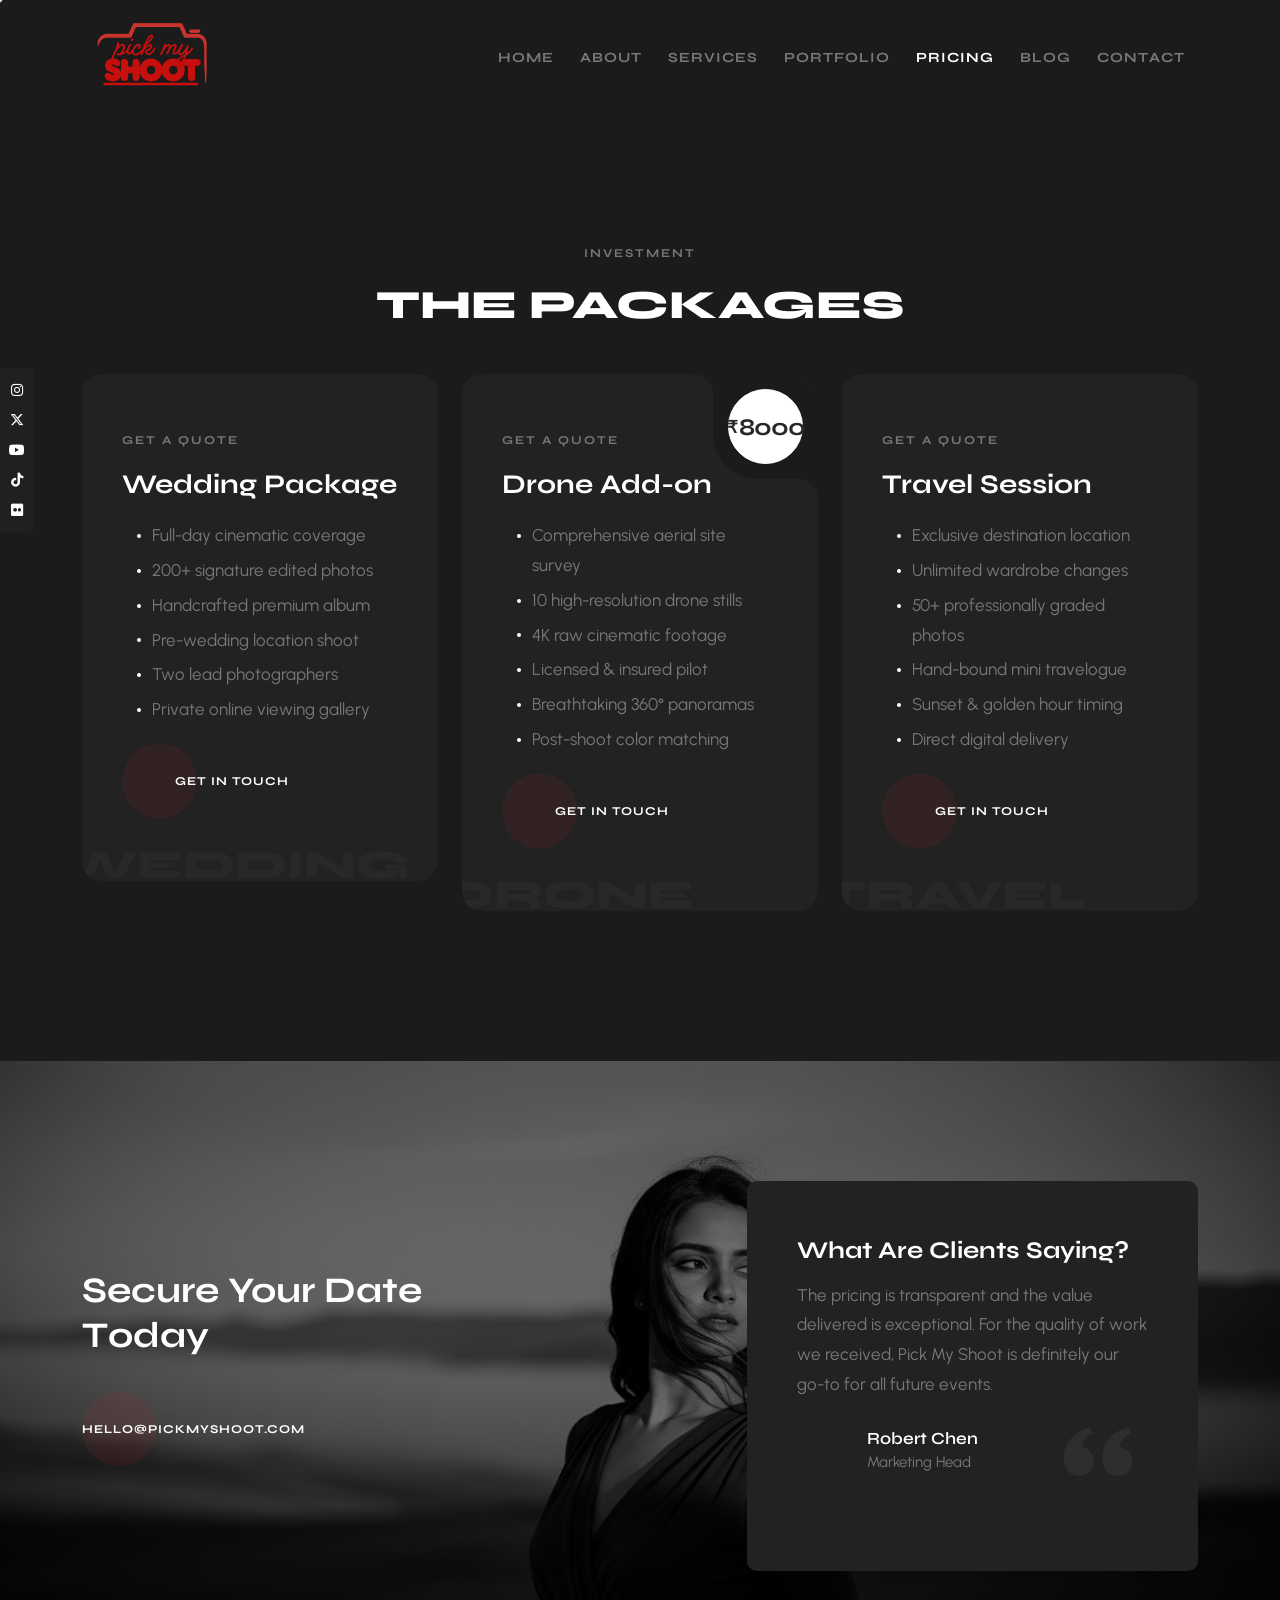
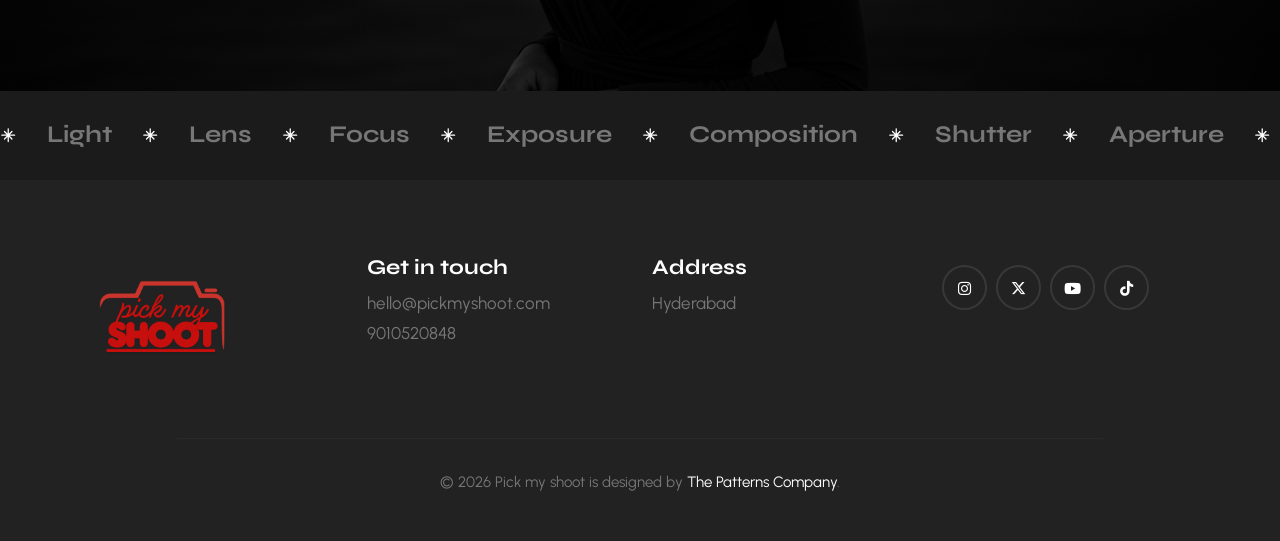
<file: price.html>
<!DOCTYPE html>
<html lang="en">

<head>
    <meta charset="utf-8">
    <meta http-equiv="X-UA-Compatible" content="IE=edge">
    <meta name="viewport" content="width=device-width, initial-scale=1">
    <title>Pick My Shoot - Photography Portfolio</title>
    <meta name="description"
        content="Transparent pricing for premium photography and videography in Hyderabad. Choose from our curated wedding, drone, and travel packages by Pick My Shoot.">
    <meta name="keywords"
        content="photography pricing, wedding photography packages, drone shoot cost, professional photographer rates Hyderabad">

    <link rel="icon" type="image/x-icon" href="asset/logo.png">
    <link rel="preconnect" href="https://fonts.googleapis.com">
    <link rel="preconnect" href="https://fonts.gstatic.com" crossorigin>
    <link
        href="https://fonts.googleapis.com/css2?family=Syne:wght@400..800&family=Urbanist:ital,wght@0,100..900;1,100..900&display=swap"
        rel="stylesheet">
    <link rel="stylesheet" href="css/plugins.css">
    <link rel="stylesheet" href="css/style.css">
</head>

<body>
    <!-- Preloader -->
    <div class="preloader-bg"></div>
    <div id="preloader">
        <div id="preloader-status">
            <div class="preloader-position loader"> <span></span> </div>
        </div>
    </div>
    <!-- Progress scroll totop -->
    <div class="progress-wrap cursor-pointer">
        <svg class="progress-circle svg-content" width="100%" height="100%" viewBox="-1 -1 102 102">
            <path d="M50,1 a49,49 0 0,1 0,98 a49,49 0 0,1 0,-98" />
        </svg>
    </div>
    <!-- Cursor -->
    <div class="cursor js-cursor"></div>
    <!-- Social Icons -->
    <div class="social-ico-block"> <a href="#" target="_blank" class="social-ico"><i
                class="fa-brands fa-instagram"></i></a> <a href="#" target="_blank" class="social-ico"><i
                class="fa-brands fa-x-twitter"></i></a> <a href="#" target="_blank" class="social-ico"><i
                class="fa-brands fa-youtube"></i></a> <a href="#" target="_blank" class="social-ico"><i
                class="fa-brands fa-tiktok"></i></a> <a href="#" target="_blank" class="social-ico"><i
                class="fa-brands fa-flickr"></i></a> </div>
    <!-- Navbar -->
    <nav class="navbar navbar-expand-lg">
        <div class="container">
            <!-- Logo -->
            <div class="logo-wrapper">
                <a class="logo" href="index.html"><img src="asset/logo.png" class="logo-img"
                        alt="Pick My Shoot Logo"></a>
            </div>
            <!-- Button -->
            <button class="navbar-toggler collapsed" type="button" data-bs-toggle="collapse" data-bs-target="#navbar"
                aria-controls="navbar" aria-expanded="false" aria-label="Toggle navigation"> <span
                    class="navbar-toggler-icon"><i class="ti-menu"></i></span> </button>
            <!-- Menu -->
            <div class="collapse navbar-collapse" id="navbar">
                <ul class="navbar-nav ms-auto">
                    <li class="nav-item"><a class="nav-link" href="index.html"><span
                                class="rolling-text">Home</span></a></li>
                    <li class="nav-item"><a class="nav-link" href="about.html"><span
                                class="rolling-text">About</span></a></li>
                    <li class="nav-item"><a class="nav-link" href="services.html"><span
                                class="rolling-text">Services</span></a></li>
                    <li class="nav-item"><a class="nav-link" href="portfolio.html"><span
                                class="rolling-text">Portfolio</span></a></li>
                    <li class="nav-item"><a class="nav-link active" href="price.html"><span
                                class="rolling-text">Pricing</span></a></li>
                    <li class="nav-item"><a class="nav-link" href="blog.html"><span class="rolling-text">Blog</span></a>
                    </li>
                    <li class="nav-item"><a class="nav-link" href="contact.html"><span
                                class="rolling-text">Contact</span></a></li>
                </ul>
            </div>
        </div>
    </nav>
    <!-- Pricing -->
    <section class="price section-padding">
        <div class="container">
            <div class="row justify-content-center mb-45">
                <div class="col-md-12 text-center">
                    <h6 class="wow" data-splitting>Investment</h6>
                    <h1 class="wow" data-splitting>The Packages</h1>
                </div>
            </div>
            <div class="row">
                <div class="col-md-4">
                    <div class="item">
                        <h6>Get a quote</h6>
                        <h3>Wedding Package</h3>
                        <div class="cont">
                            <ul class="dot-list">
                                <li>Full-day cinematic coverage</li>
                                <li>200+ signature edited photos</li>
                                <li>Handcrafted premium album</li>
                                <li>Pre-wedding location shoot</li>
                                <li>Two lead photographers</li>
                                <li>Private online viewing gallery</li>
                            </ul>
                            <div class="btn-wrap text-left mt-15">
                                <div class="btn-link"> <a href="contact.html">Get in touch </a> <span
                                        class="btn-block color1 animation-bounce"></span> </div>
                            </div>
                        </div>
                        <div class="numb">Wedding</div>
                        <a data-bs-toggle="modal" data-bs-target="#exampleModal" data-bs-whatever="Wedding Package"
                            href="contact.html" class="rmore">
                            <div class="arrow"> <span>₹</span>9000</div>
                            <div class="br-left-top">
                                <svg viewBox="0 0 11 11" fill="none" xmlns="http://www.w3.org/2000/svg"
                                    class="w-11 h-11">
                                    <path
                                        d="M11 1.54972e-06L0 0L2.38419e-07 11C1.65973e-07 4.92487 4.92487 1.62217e-06 11 1.54972e-06Z"
                                        fill="#1b1b1b"></path>
                                </svg>
                            </div>
                            <div class="br-right-bottom">
                                <svg viewBox="0 0 11 11" fill="none" xmlns="http://www.w3.org/2000/svg"
                                    class="w-11 h-11">
                                    <path
                                        d="M11 1.54972e-06L0 0L2.38419e-07 11C1.65973e-07 4.92487 4.92487 1.62217e-06 11 1.54972e-06Z"
                                        fill="#1b1b1b"></path>
                                </svg>
                            </div>
                        </a>
                    </div>
                </div>
                <div class="col-md-4">
                    <div class="item">
                        <h6>Get a quote</h6>
                        <h3>Drone Add-on</h3>
                        <div class="cont">
                            <ul class="dot-list">
                                <li>Comprehensive aerial site survey</li>
                                <li>10 high-resolution drone stills</li>
                                <li>4K raw cinematic footage</li>
                                <li>Licensed & insured pilot</li>
                                <li>Breathtaking 360° panoramas</li>
                                <li>Post-shoot color matching</li>
                            </ul>
                            <div class="btn-wrap text-left mt-15">
                                <div class="btn-link"> <a href="contact.html">Get in touch </a> <span
                                        class="btn-block color1 animation-bounce"></span> </div>
                            </div>
                        </div>
                        <div class="numb">Drone</div>
                        <a data-bs-toggle="modal" data-bs-target="#exampleModal" data-bs-whatever="Drone Add-on"
                            href="contact.html" class="rmore active">
                            <div class="arrow"> <span>₹</span>8000</div>
                            <div class="br-left-top">
                                <svg viewBox="0 0 11 11" fill="none" xmlns="http://www.w3.org/2000/svg"
                                    class="w-11 h-11">
                                    <path
                                        d="M11 1.54972e-06L0 0L2.38419e-07 11C1.65973e-07 4.92487 4.92487 1.62217e-06 11 1.54972e-06Z"
                                        fill="#1b1b1b"></path>
                                </svg>
                            </div>
                            <div class="br-right-bottom">
                                <svg viewBox="0 0 11 11" fill="none" xmlns="http://www.w3.org/2000/svg"
                                    class="w-11 h-11">
                                    <path
                                        d="M11 1.54972e-06L0 0L2.38419e-07 11C1.65973e-07 4.92487 4.92487 1.62217e-06 11 1.54972e-06Z"
                                        fill="#1b1b1b"></path>
                                </svg>
                            </div>
                        </a>
                    </div>
                </div>
                <div class="col-md-4">
                    <div class="item">
                        <h6>Get a quote</h6>
                        <h3>Travel Session</h3>
                        <div class="cont">
                            <ul class="dot-list">
                                <li>Exclusive destination location</li>
                                <li>Unlimited wardrobe changes</li>
                                <li>50+ professionally graded photos</li>
                                <li>Hand-bound mini travelogue</li>
                                <li>Sunset & golden hour timing</li>
                                <li>Direct digital delivery</li>
                            </ul>
                            <div class="btn-wrap text-left mt-15">
                                <div class="btn-link"> <a href="contact.html">Get in touch </a> <span
                                        class="btn-block color1 animation-bounce"></span> </div>
                            </div>
                        </div>
                        <div class="numb">Travel</div>
                        <a data-bs-toggle="modal" data-bs-target="#exampleModal" data-bs-whatever="Travel Session"
                            href="contact.html" class="rmore">
                            <div class="arrow"> <span>₹</span>7000</div>
                            <div class="br-left-top">
                                <svg viewBox="0 0 11 11" fill="none" xmlns="http://www.w3.org/2000/svg"
                                    class="w-11 h-11">
                                    <path
                                        d="M11 1.54972e-06L0 0L2.38419e-07 11C1.65973e-07 4.92487 4.92487 1.62217e-06 11 1.54972e-06Z"
                                        fill="#1b1b1b"></path>
                                </svg>
                            </div>
                            <div class="br-right-bottom">
                                <svg viewBox="0 0 11 11" fill="none" xmlns="http://www.w3.org/2000/svg"
                                    class="w-11 h-11">
                                    <path
                                        d="M11 1.54972e-06L0 0L2.38419e-07 11C1.65973e-07 4.92487 4.92487 1.62217e-06 11 1.54972e-06Z"
                                        fill="#1b1b1b"></path>
                                </svg>
                            </div>
                        </a>
                    </div>
                </div>
            </div>
        </div>
    </section>
    <!-- Testiominals -->
    <section id="testimonials" class="testimonials">
        <div class="background bg-img bg-imgfixed section-padding" data-overlay-dark="5"
            data-background="assets/heropic.png">
            <div class="container">
                <div class="row align-items-center">
                    <!-- Work together -->
                    <div class="col-md-5 mb-30">
                        <h4 class="wow" data-splitting="">Secure Your Date Today</h4>
                        <div class="btn-wrap mt-30 text-left wow fadeInUp" data-wow-delay=".6s">
                            <div class="btn-link"><a href="mailto:hello@pickmyshoot.com">hello@pickmyshoot.com</a><span
                                    class="btn-block color3 animation-bounce"></span></div>
                        </div>
                    </div>
                    <!-- Testiominals -->
                    <div class="col-md-5 offset-md-2">
                        <div class="testimonials-box">
                            <h5>What Are Clients Saying?</h5>
                            <div class="owl-carousel owl-theme">
                                <div class="item">
                                    <p>The pricing is transparent and the value delivered is exceptional. For the
                                        quality of work we received, Pick My Shoot is definitely our go-to for all
                                        future events.</p>
                                    <span class="quote"><img src="images/quot.png" alt="" loading="lazy"></span>
                                    <div class="info">
                                        <!-- <div class="author-img"> <img src="" alt="" loading="lazy"> </div> -->
                                        <div class="cont">
                                            <h6>Robert Chen</h6> <span>Marketing Head</span>
                                        </div>
                                    </div>
                                </div>
                                <div class="item">
                                    <p>Choosing the premium package was the best decision we made for our corporate
                                        retreat. The drone footage alone added a level of prestige to our promotional
                                        video that we couldn't have achieved otherwise.</p>
                                    <span class="quote"><img src="images/quot.png" alt="" loading="lazy"></span>
                                    <div class="info">
                                        <!-- <div class="author-img"> <img src="" alt="" loading="lazy"> </div> -->
                                        <div class="cont">
                                            <h6>Amanda Brooks</h6> <span>Operations Director</span>
                                        </div>
                                    </div>
                                </div>
                            </div>
                        </div>
                    </div>
                </div>
            </div>
        </div>
    </section>
    <!-- Scrolling -->
    <div class="scrolling scrolling-ticker">
        <div class="wrapper">
            <div class="content"> <span><img src="images/asterisk-icon.svg" alt="" loading="lazy">Light</span>
                <span><img src="images/asterisk-icon.svg" alt="" loading="lazy">Lens</span> <span><img
                        src="images/asterisk-icon.svg" alt="" loading="lazy">Focus</span> <span><img
                        src="images/asterisk-icon.svg" alt="" loading="lazy">Exposure</span> <span><img
                        src="images/asterisk-icon.svg" alt="" loading="lazy">Composition</span> <span><img
                        src="images/asterisk-icon.svg" alt="" loading="lazy">Shutter</span> <span><img
                        src="images/asterisk-icon.svg" alt="" loading="lazy">Aperture</span> <span><img
                        src="images/asterisk-icon.svg" alt="" loading="lazy">Contrast</span> <span><img
                        src="images/asterisk-icon.svg" alt="" loading="lazy">Frame</span> <span><img
                        src="images/asterisk-icon.svg" alt="" loading="lazy">Portrait</span> <span><img
                        src="images/asterisk-icon.svg" alt="" loading="lazy">Capture</span> <span><img
                        src="images/asterisk-icon.svg" alt="" loading="lazy">Moment</span> <span><img
                        src="images/asterisk-icon.svg" alt="" loading="lazy">Perspective</span> <span><img
                        src="images/asterisk-icon.svg" alt="" loading="lazy">Emotion</span>
            </div>
            <div class="content"> <span><img src="images/asterisk-icon.svg" alt="" loading="lazy">Light</span>
                <span><img src="images/asterisk-icon.svg" alt="" loading="lazy">Lens</span> <span><img
                        src="images/asterisk-icon.svg" alt="" loading="lazy">Focus</span> <span><img
                        src="images/asterisk-icon.svg" alt="" loading="lazy">Exposure</span> <span><img
                        src="images/asterisk-icon.svg" alt="" loading="lazy">Composition</span> <span><img
                        src="images/asterisk-icon.svg" alt="" loading="lazy">Shutter</span> <span><img
                        src="images/asterisk-icon.svg" alt="" loading="lazy">Aperture</span> <span><img
                        src="images/asterisk-icon.svg" alt="" loading="lazy">Contrast</span> <span><img
                        src="images/asterisk-icon.svg" alt="" loading="lazy">Frame</span> <span><img
                        src="images/asterisk-icon.svg" alt="" loading="lazy">Portrait</span> <span><img
                        src="images/asterisk-icon.svg" alt="" loading="lazy">Capture</span> <span><img
                        src="images/asterisk-icon.svg" alt="" loading="lazy">Moment</span> <span><img
                        src="images/asterisk-icon.svg" alt="" loading="lazy">Perspective</span> <span><img
                        src="images/asterisk-icon.svg" alt="" loading="lazy">Emotion</span>
            </div>
        </div>
    </div>
    <!-- Footer -->
    <footer class="footer-section">
        <div class="container">
            <div class="row justify-content-center">
                <div class="col-lg-3 col-md-12"><a href="index.html"><img src="asset/logo.png" alt=""></a></div>
                <div class="col-lg-3 col-md-12">
                    <h5>Get in touch</h5>
                    <p>hello@pickmyshoot.com
                        <br>9010520848
                    </p>
                </div>
                <div class="col-lg-3 col-md-12">
                    <h5>Address</h5>
                    <p>Hyderabad</p>
                </div>
                <div class="col-lg-3 col-md-12">
                    <ul class="footer-social-link">
                        <li><a href="#" target="_blank"><i class="fa-brands fa-instagram"></i></a></li>
                        <li><a href="#" target="_blank"><i class="fa-brands fa-x-twitter"></i></a></li>
                        <li><a href="#" target="_blank"><i class="fa-brands fa-youtube"></i></a></li>
                        <li><a href="#" target="_blank"><i class="fa-brands fa-tiktok"></i></a></li>
                    </ul>
                </div>
            </div>
            <div class="row justify-content-center">
                <div class="col-md-10 text-center">
                    <p class="mb-0 copyright">© 2026 Pick my shoot is designed by <a
                            href="https://thepatternscompany.com/" target="_blank">The Patterns Company</a>.</p>
                </div>
            </div>
        </div>
    </footer>
    <!-- jQuery -->
    <script src="js/jquery-3.7.1.min.js"></script>
    <script src="js/jquery-migrate-3.5.0.min.js"></script>
    <script src="js/imagesloaded.pkgd.min.js"></script>
    <script src="js/jquery.isotope.v3.0.2.js"></script>
    <script src="js/popper.min.js"></script>
    <script src="js/bootstrap.min.js"></script>
    <script src="js/owl.carousel.min.js"></script>
    <script src="js/jquery.magnific-popup.min.js"></script>
    <script src="js/YouTubePopUp.js"></script>
    <script src="js/jquery.easing.1.3.js"></script>
    <script src="js/scrollIt.min.js"></script>
    <script src="js/wow.js"></script>
    <script src="js/custom.js"></script>
</body>

</html>
</file>
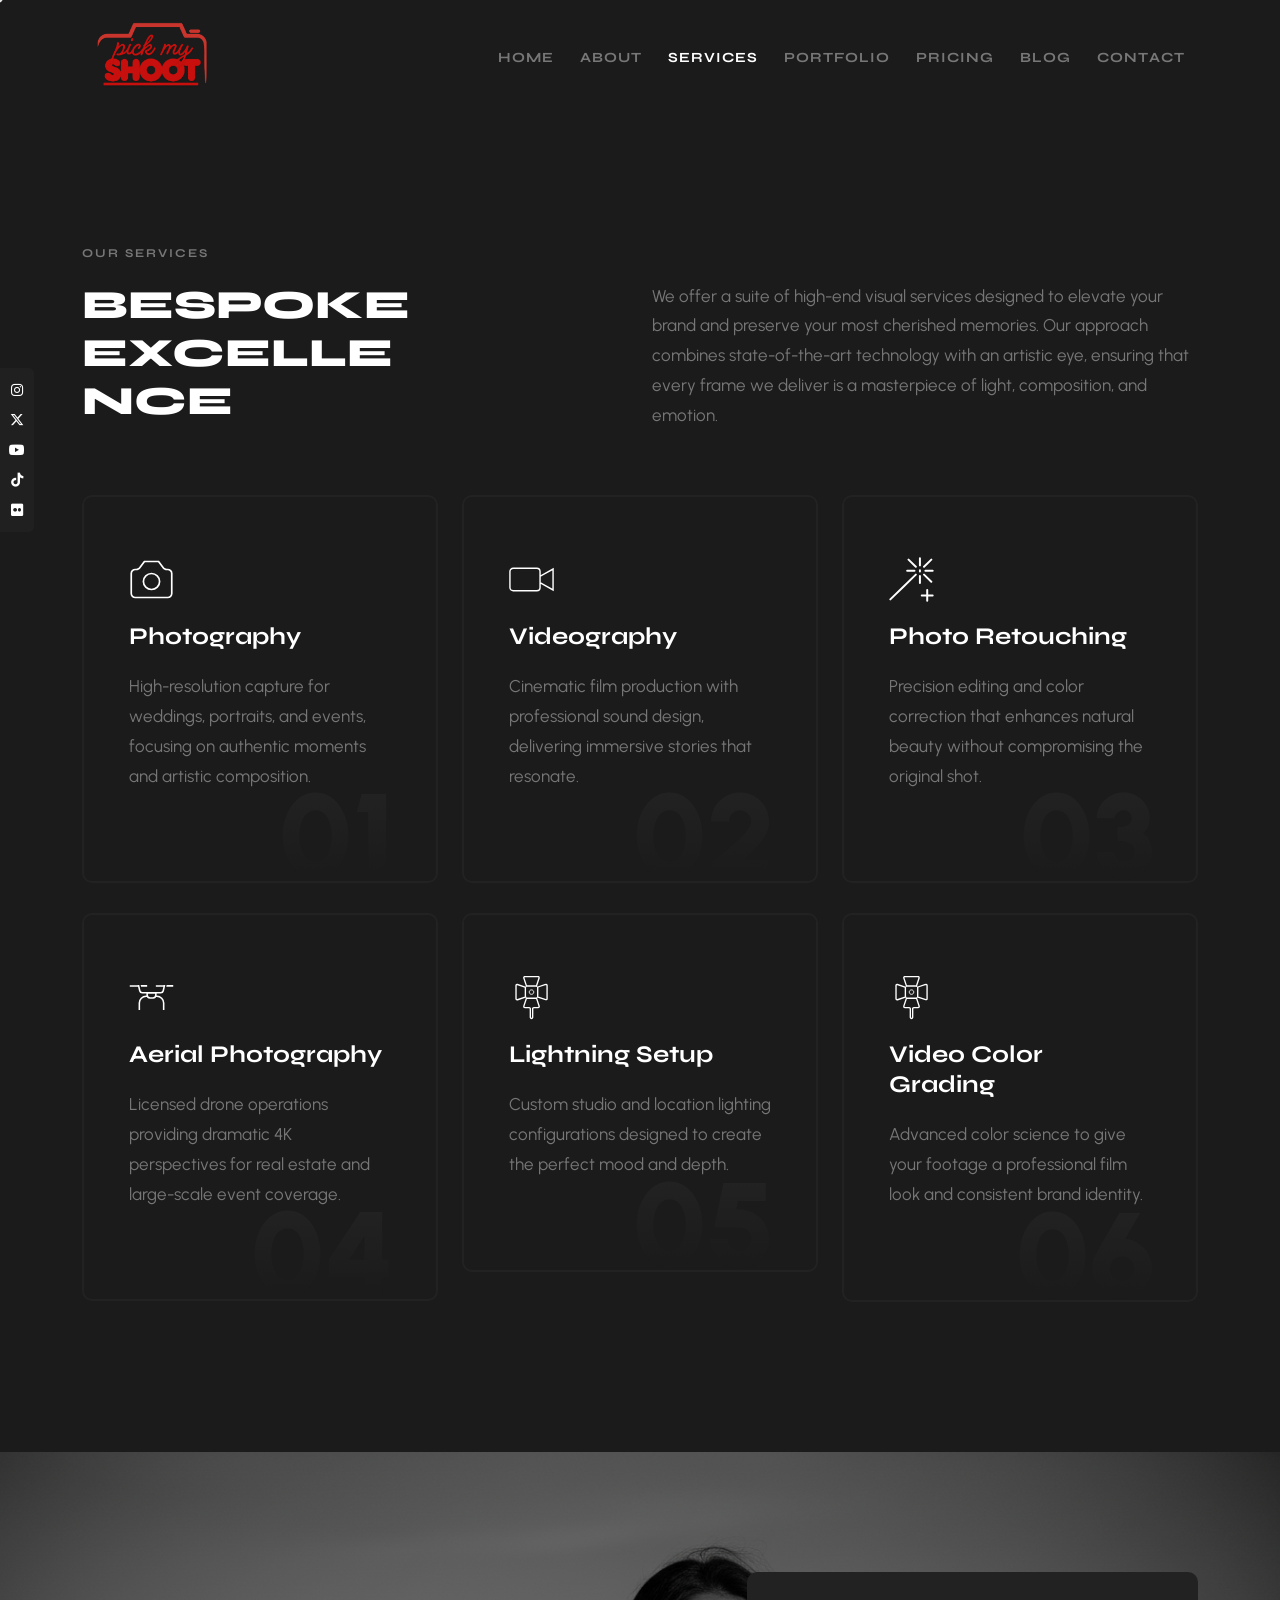
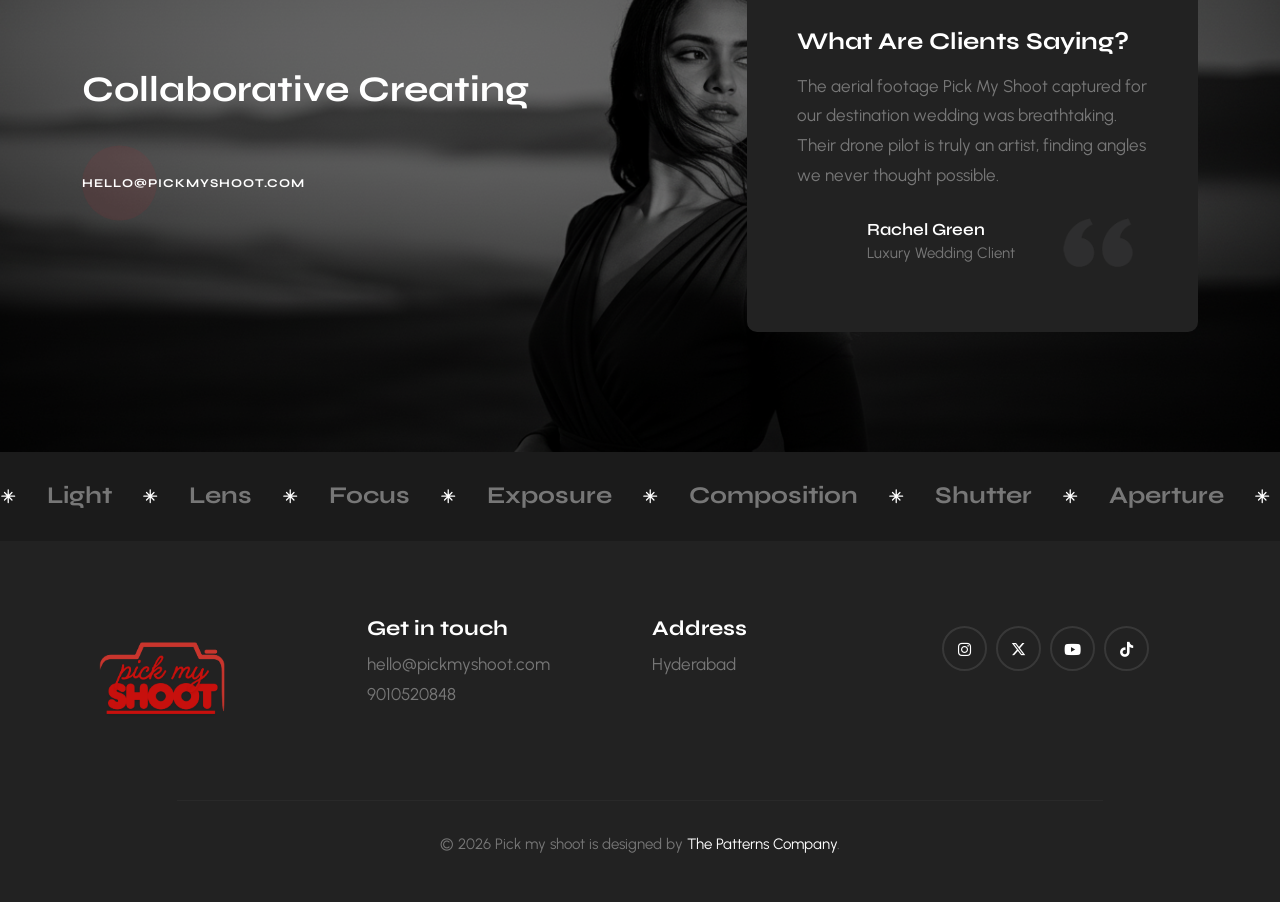
<file: services.html>
<!DOCTYPE html>
<html lang="en">

<head>
    <meta charset="utf-8">
    <meta http-equiv="X-UA-Compatible" content="IE=edge">
    <meta name="viewport" content="width=device-width, initial-scale=1">
    <title>Pick My Shoot - Photography Portfolio</title>
    <meta name="description"
        content="Professional photography and videography services by Pick My Shoot. We specialize in luxury weddings, aerial cinematography, and high-end post-production in Hyderabad.">
    <meta name="keywords"
        content="photography services, videography, photo retouching, drone photography, color grading, professional studio Hyderabad">

    <link rel="icon" type="image/x-icon" href="asset/logo.png">
    <link rel="preconnect" href="https://fonts.googleapis.com">
    <link rel="preconnect" href="https://fonts.gstatic.com" crossorigin>
    <link
        href="https://fonts.googleapis.com/css2?family=Syne:wght@400..800&family=Urbanist:ital,wght@0,100..900;1,100..900&display=swap"
        rel="stylesheet">
    <link rel="stylesheet" href="css/plugins.css">
    <link rel="stylesheet" href="css/style.css">
</head>

<body>
    <!-- Preloader -->
    <div class="preloader-bg"></div>
    <div id="preloader">
        <div id="preloader-status">
            <div class="preloader-position loader"> <span></span> </div>
        </div>
    </div>
    <!-- Progress scroll totop -->
    <div class="progress-wrap cursor-pointer">
        <svg class="progress-circle svg-content" width="100%" height="100%" viewBox="-1 -1 102 102">
            <path d="M50,1 a49,49 0 0,1 0,98 a49,49 0 0,1 0,-98" />
        </svg>
    </div>
    <!-- Cursor -->
    <div class="cursor js-cursor"></div>
    <!-- Social Icons -->
    <div class="social-ico-block"> <a href="#" target="_blank" class="social-ico"><i
                class="fa-brands fa-instagram"></i></a> <a href="#" target="_blank" class="social-ico"><i
                class="fa-brands fa-x-twitter"></i></a> <a href="#" target="_blank" class="social-ico"><i
                class="fa-brands fa-youtube"></i></a> <a href="#" target="_blank" class="social-ico"><i
                class="fa-brands fa-tiktok"></i></a> <a href="#" target="_blank" class="social-ico"><i
                class="fa-brands fa-flickr"></i></a> </div>
    <!-- Navbar -->
    <nav class="navbar navbar-expand-lg">
        <div class="container">
            <!-- Logo -->
            <div class="logo-wrapper">
                <a class="logo" href="index.html"><img src="asset/logo.png" class="logo-img"
                        alt="Pick My Shoot Logo"></a>
            </div>
            <!-- Button -->
            <button class="navbar-toggler collapsed" type="button" data-bs-toggle="collapse" data-bs-target="#navbar"
                aria-controls="navbar" aria-expanded="false" aria-label="Toggle navigation"> <span
                    class="navbar-toggler-icon"><i class="ti-menu"></i></span> </button>
            <!-- Menu -->
            <div class="collapse navbar-collapse" id="navbar">
                <ul class="navbar-nav ms-auto">
                    <li class="nav-item"><a class="nav-link" href="index.html"><span
                                class="rolling-text">Home</span></a></li>
                    <li class="nav-item"><a class="nav-link" href="about.html"><span
                                class="rolling-text">About</span></a></li>
                    <li class="nav-item"><a class="nav-link active" href="services.html"><span
                                class="rolling-text">Services</span></a></li>
                    <li class="nav-item"><a class="nav-link" href="portfolio.html"><span
                                class="rolling-text">Portfolio</span></a></li>
                    <li class="nav-item"><a class="nav-link" href="price.html"><span
                                class="rolling-text">Pricing</span></a></li>
                    <li class="nav-item"><a class="nav-link" href="blog.html"><span class="rolling-text">Blog</span></a>
                    </li>
                    <li class="nav-item"><a class="nav-link" href="contact.html"><span
                                class="rolling-text">Contact</span></a></li>
                </ul>
            </div>
        </div>
    </nav>
    <!-- Services  -->
    <section class="services section-padding">
        <div class="container">
            <div class="row mb-45">
                <div class="col-md-4">
                    <h6 class="wow" data-splitting>Our Services</h6>
                    <h1 class="wow" data-splitting>Bespoke Excellence</h1>
                </div>
                <div class="col-md-6 offset-md-2 mt-45 wow fadeInUp" data-wow-delay="0.3s">
                    <p>We offer a suite of high-end visual services designed to elevate your brand and preserve your
                        most cherished memories. Our approach combines state-of-the-art technology with an artistic eye,
                        ensuring that every frame we deliver is a masterpiece of light, composition, and emotion.</p>
                </div>
            </div>
            <div class="row">
                <div class="col-12 col-sm-6 col-md-4 wow fadeInLeft" data-wow-delay="0.5s">
                    <a href="#">
                        <div class="item mb-30"> <img src="images/icon-1.svg" alt="">
                            <h5>Photography</h5>
                            <p>High-resolution capture for weddings, portraits, and events, focusing on authentic
                                moments and artistic composition.</p>
                            <div class="numb">01</div>
                        </div>
                    </a>
                </div>
                <div class="col-12 col-sm-6 col-md-4 wow fadeInLeft" data-wow-delay="0.7s">
                    <a href="#">
                        <div class="item mb-30"> <img src="images/icon-2.svg" alt="">
                            <h5>Videography</h5>
                            <p>Cinematic film production with professional sound design, delivering immersive stories
                                that resonate.</p>
                            <div class="numb">02</div>
                        </div>
                    </a>
                </div>
                <div class="col-12 col-sm-6 col-md-4 wow fadeInLeft" data-wow-delay="0.9s">
                    <a href="#">
                        <div class="item mb-30"> <img src="images/icon-3.svg" alt="">
                            <h5>Photo Retouching</h5>
                            <p>Precision editing and color correction that enhances natural beauty without compromising
                                the original shot.</p>
                            <div class="numb">03</div>
                        </div>
                    </a>
                </div>
                <div class="col-12 col-sm-6 col-md-4 wow fadeInLeft" data-wow-delay="1.1s">
                    <a href="#">
                        <div class="item mb-30"> <img src="images/icon-4.svg" alt="">
                            <h5>Aerial Photography</h5>
                            <p>Licensed drone operations providing dramatic 4K perspectives for real estate and
                                large-scale event coverage.</p>
                            <div class="numb">04</div>
                        </div>
                    </a>
                </div>
                <div class="col-12 col-sm-6 col-md-4 wow fadeInLeft" data-wow-delay="1.3s">
                    <a href="#">
                        <div class="item mb-30"> <img src="images/icon-5.svg" alt="">
                            <h5>Lightning Setup</h5>
                            <p>Custom studio and location lighting configurations designed to create the perfect mood
                                and depth.</p>
                            <div class="numb">05</div>
                        </div>
                    </a>
                </div>
                <div class="col-12 col-sm-6 col-md-4 wow fadeInLeft" data-wow-delay="1.5s">
                    <a href="#">
                        <div class="item mb-30"> <img src="images/icon-5.svg" alt="">
                            <h5>Video Color Grading</h5>
                            <p>Advanced color science to give your footage a professional film look and consistent brand
                                identity.</p>
                            <div class="numb">06</div>
                        </div>
                    </a>
                </div>
            </div>
        </div>
    </section>
    <!-- Testiominals -->
    <section id="testimonials" class="testimonials">
        <div class="background bg-img bg-imgfixed section-padding" data-overlay-dark="5"
            data-background="assets/heropic.png">
            <div class="container">
                <div class="row align-items-center">
                    <!-- Work together -->
                    <div class="col-md-5 mb-30">
                        <h4 class="wow" data-splitting="">Collaborative Creating</h4>
                        <div class="btn-wrap mt-30 text-left wow fadeInUp" data-wow-delay=".6s">
                            <div class="btn-link"><a href="mailto:hello@pickmyshoot.com">hello@pickmyshoot.com</a><span
                                    class="btn-block color3 animation-bounce"></span></div>
                        </div>
                    </div>
                    <!-- Testiominals -->
                    <div class="col-md-5 offset-md-2">
                        <div class="testimonials-box">
                            <h5>What Are Clients Saying?</h5>
                            <div class="owl-carousel owl-theme">
                                <div class="item">
                                    <p>The aerial footage Pick My Shoot captured for our destination wedding was
                                        breathtaking. Their drone pilot is truly an artist, finding angles we never
                                        thought possible.</p>
                                    <span class="quote"><img src="images/quot.png" alt="" loading="lazy"></span>
                                    <div class="info">
                                        <!-- <div class="author-img"> <img src="" alt="" loading="lazy"> </div> -->
                                        <div class="cont">
                                            <h6>Rachel Green</h6> <span>Luxury Wedding Client</span>
                                        </div>
                                    </div>
                                </div>
                                <div class="item">
                                    <p>I was impressed by the level of detail in their photo retouching. They maintained
                                        the natural texture of the skin while making every image look like it belonged
                                        in a high-end magazine.</p>
                                    <span class="quote"><img src="images/quot.png" alt="" loading="lazy"></span>
                                    <div class="info">
                                        <!-- <div class="author-img"> <img src="" alt="" loading="lazy"> </div> -->
                                        <div class="cont">
                                            <h6>David Miller</h6> <span>Fashion Designer</span>
                                        </div>
                                    </div>
                                </div>
                            </div>
                        </div>
                    </div>
                </div>
            </div>
        </div>
    </section>
    <!-- Scrolling -->
    <div class="scrolling scrolling-ticker">
        <div class="wrapper">
            <div class="content"> <span><img src="images/asterisk-icon.svg" alt="" loading="lazy">Light</span>
                <span><img src="images/asterisk-icon.svg" alt="" loading="lazy">Lens</span> <span><img
                        src="images/asterisk-icon.svg" alt="" loading="lazy">Focus</span> <span><img
                        src="images/asterisk-icon.svg" alt="" loading="lazy">Exposure</span> <span><img
                        src="images/asterisk-icon.svg" alt="" loading="lazy">Composition</span> <span><img
                        src="images/asterisk-icon.svg" alt="" loading="lazy">Shutter</span> <span><img
                        src="images/asterisk-icon.svg" alt="" loading="lazy">Aperture</span> <span><img
                        src="images/asterisk-icon.svg" alt="" loading="lazy">Contrast</span> <span><img
                        src="images/asterisk-icon.svg" alt="" loading="lazy">Frame</span> <span><img
                        src="images/asterisk-icon.svg" alt="" loading="lazy">Portrait</span> <span><img
                        src="images/asterisk-icon.svg" alt="" loading="lazy">Capture</span> <span><img
                        src="images/asterisk-icon.svg" alt="" loading="lazy">Moment</span> <span><img
                        src="images/asterisk-icon.svg" alt="" loading="lazy">Perspective</span> <span><img
                        src="images/asterisk-icon.svg" alt="" loading="lazy">Emotion</span>
            </div>
            <div class="content"> <span><img src="images/asterisk-icon.svg" alt="" loading="lazy">Light</span>
                <span><img src="images/asterisk-icon.svg" alt="" loading="lazy">Lens</span> <span><img
                        src="images/asterisk-icon.svg" alt="" loading="lazy">Focus</span> <span><img
                        src="images/asterisk-icon.svg" alt="" loading="lazy">Exposure</span> <span><img
                        src="images/asterisk-icon.svg" alt="" loading="lazy">Composition</span> <span><img
                        src="images/asterisk-icon.svg" alt="" loading="lazy">Shutter</span> <span><img
                        src="images/asterisk-icon.svg" alt="" loading="lazy">Aperture</span> <span><img
                        src="images/asterisk-icon.svg" alt="" loading="lazy">Contrast</span> <span><img
                        src="images/asterisk-icon.svg" alt="" loading="lazy">Frame</span> <span><img
                        src="images/asterisk-icon.svg" alt="" loading="lazy">Portrait</span> <span><img
                        src="images/asterisk-icon.svg" alt="" loading="lazy">Capture</span> <span><img
                        src="images/asterisk-icon.svg" alt="" loading="lazy">Moment</span> <span><img
                        src="images/asterisk-icon.svg" alt="" loading="lazy">Perspective</span> <span><img
                        src="images/asterisk-icon.svg" alt="" loading="lazy">Emotion</span>
            </div>
        </div>
    </div>
    <!-- Footer -->
    <footer class="footer-section">
        <div class="container">
            <div class="row justify-content-center">
                <div class="col-lg-3 col-md-12"><a href="index.html"><img src="asset/logo.png" alt=""></a></div>
                <div class="col-lg-3 col-md-12">
                    <h5>Get in touch</h5>
                    <p>hello@pickmyshoot.com
                        <br>9010520848
                    </p>
                </div>
                <div class="col-lg-3 col-md-12">
                    <h5>Address</h5>
                    <p>Hyderabad</p>
                </div>
                <div class="col-lg-3 col-md-12">
                    <ul class="footer-social-link">
                        <li><a href="#" target="_blank"><i class="fa-brands fa-instagram"></i></a></li>
                        <li><a href="#" target="_blank"><i class="fa-brands fa-x-twitter"></i></a></li>
                        <li><a href="#" target="_blank"><i class="fa-brands fa-youtube"></i></a></li>
                        <li><a href="#" target="_blank"><i class="fa-brands fa-tiktok"></i></a></li>
                    </ul>
                </div>
            </div>
            <div class="row justify-content-center">
                <div class="col-md-10 text-center">
                    <p class="mb-0 copyright">© 2026 Pick my shoot is designed by <a
                            href="https://thepatternscompany.com/" target="_blank">The Patterns Company</a>.</p>
                </div>
            </div>
        </div>
    </footer>
    <!-- jQuery -->
    <script src="js/jquery-3.7.1.min.js"></script>
    <script src="js/jquery-migrate-3.5.0.min.js"></script>
    <script src="js/imagesloaded.pkgd.min.js"></script>
    <script src="js/jquery.isotope.v3.0.2.js"></script>
    <script src="js/popper.min.js"></script>
    <script src="js/bootstrap.min.js"></script>
    <script src="js/owl.carousel.min.js"></script>
    <script src="js/jquery.magnific-popup.min.js"></script>
    <script src="js/YouTubePopUp.js"></script>
    <script src="js/jquery.easing.1.3.js"></script>
    <script src="js/scrollIt.min.js"></script>
    <script src="js/wow.js"></script>
    <script src="js/custom.js"></script>
</body>

</html>
</file>
<file: css/style.css>
/* ------------------------------------------------
1. General style
2. Owl-Theme custom style
3. Preloader style
4. Cursor & Drag style
5. Navbar style
6. Header style
7. Parallax Header style
8. Slider Fade & Slider style
9. Video Background style
10. Kenburns SlideShow style
11. For Images Reveal Effect style
12. Text Animation style
13. For Images Imago Effect style
14. Scrolling Style
15. Page Header Banner style
16. Section style
17. Team style
18. Team Details style
19. Skills Bar style
20. Services style
21. Portfolio style
22. Process style
23. Process 2 style
24. Gallery style
25. Gallery 2 style
26. Price style
27. YouTube PopUp style
28. Gallery Video style
29. Accordion Box (for Faqs) style
30. Testimonials style
31. Blog style
32. Post style
33. Prev and Next style
34. 404 Page style
35. Contact style
36. Button style
37. Social Icons style
38. toTop Button style
39. Footer style
40. Overlay Effect Bg Image style
41. Media Query style
------------------------------------------------ */

/* ======= General style ======= */
html,
body {
    -moz-osx-font-smoothing: grayscale;
    -webkit-font-smoothing: antialiased;
    -moz-font-smoothing: antialiased;
    font-smoothing: antialiased;
}

body {
    font-family: 'Urbanist', sans-serif;
    color: #777;
    font-size: 17px;
    line-height: 1.75em;
    font-weight: 400;
    background: #1b1b1b;
}

img {
    width: 100%;
    height: auto;
}

/* typography */
/* headings */
h1 {
    font-size: 60px;
}

h2 {
    font-size: 48px;
}

h3 {
    font-size: 36px;
}

h4 {
    font-size: 30px;
}

h5 {
    font-size: 24px;
}

h6 {
    font-size: 21px;
}

h1,
h2,
h3,
h4,
h5,
h6 {
    color: #777;
    font-family: 'Syne', sans-serif;
    font-weight: 700;
    line-height: 1.25em;
}

/* paragraph */
p {
    font-family: 'Urbanist', sans-serif;
    font-size: 17px;
    line-height: 1.75em;
    margin: 0 0 20px;
    color: #777;
    font-weight: 400;
}

/* lists */
ul {
    list-style-type: none;
}

/* links */
a {
    color: #fff;
    text-decoration: none;
}

a:hover {
    text-decoration: none;
    color: #fff;
}

a:link {
    text-decoration: none;
}

a:focus {
    outline: none;
}

img {
    width: 100%;
    height: auto;
    width: 100%;
    height: auto;
    -webkit-transition: all 0.5s;
    -o-transition: all 0.5s;
    transition: all 0.5s;
}

/* form element */
button,
input,
optgroup,
select,
textarea {
    font-family: 'Syne', sans-serif;
}

input[type="password"]:focus,
input[type="email"]:focus,
input[type="text"]:focus,
input[type="file"]:focus,
input[type="radio"]:focus,
input[type="checkbox"]:focus,
textarea:focus {
    outline: none;
}

input[type="password"],
input[type="email"],
input[type="text"],
input[type="file"],
textarea {
    max-width: 100%;
    margin-bottom: 20px;
    padding: 15px 0;
    height: auto;
    background-color: transparent;
    -webkit-box-shadow: none;
    box-shadow: none;
    border-width: 0 0 2px;
    border-style: solid;
    display: block;
    width: 100%;
    line-height: 1.5em;
    font-family: 'Syne', sans-serif;
    font-size: 17px;
    font-weight: 400;
    color: #777;
    background-image: none;
    border-bottom: 2px solid rgba(255, 255, 255, 0.05);
    border-color: ease-in-out .15s, box-shadow ease-in-out .15s;
}

input:focus,
textarea:focus {
    border-bottom-width: 2px;
    border-color: #fff;
}

/* submit and alert success  */
input[type="submit"],
input[type="reset"],
input[type="button"],
button {
    font-family: 'Syne', sans-serif;
    font-size: 17px;
    font-weight: 400;
    text-shadow: none;
    -webkit-box-shadow: none;
    box-shadow: none;
    line-height: 1.75em;
    -webkit-transition: background-color .15s ease-out;
    transition: background-color .15s ease-out;
    border: none;
    color: #777;
    background: #222222;
    padding: 17px 34px;
    position: relative;
    overflow: hidden;
    cursor: pointer;
}

input[type="submit"]:hover,
input[type="reset"]:hover,
input[type="button"]:hover,
button:hover {
    background: #222222;
    color: #fff;
    border: none;
}

button.mfp-close:hover,
button.mfp-arrow:hover {
    background: transparent;
}

.alert-success {
    background: transparent;
    color: #777;
    border: 2px solid rgba(255, 255, 255, 0.05);
    border-radius: 0px;
}

select {
    padding: 10px;
    border-radius: 5px;
}

th,
tr,
td {
    padding: 10px 0;
}

input[type="radio"],
input[type="checkbox"] {
    display: inline;
}

/* placeholder */
::-webkit-input-placeholder {
    color: #777;
    font-size: 17px;
    font-weight: 400;
}

:-moz-placeholder {
    color: #777;
}

::-moz-placeholder {
    color: #777;
    opacity: 1;
}

:-ms-input-placeholder {
    color: #777;
}

.js .animate-box {
    opacity: 0;
}

/* important css */
.valign {
    display: -webkit-box;
    display: -ms-flexbox;
    display: flex;
    -webkit-box-align: center;
    -ms-flex-align: center;
    align-items: center;
}

.v-middle {
    position: absolute;
    width: 100%;
    top: 50%;
    left: 0;
    -webkit-transform: translate(0%, -50%);
    transform: translate(0%, -50%);
}

.v-middle.zindex-1 {
    z-index: 1;
}

.pb-0 {
    padding-bottom: 0px !important;
}

.pt-0 {
    padding-top: 0px !important;
}

.pt-90 {
    padding-top: 90px !important;
}

.pt-120 {
    padding-top: 120px !important;
}

.pb-90 {
    padding-bottom: 90px !important;
}

.pb-120 {
    padding-bottom: 120px !important;
}

.mt-15 {
    margin-top: 15px;
}

.mt-20 {
    margin-top: 20px;
}

.mt-25 {
    margin-top: 25px;
}

.mt-30 {
    margin-top: 30px;
}

.mt-45 {
    margin-top: 45px;
}

.mt-60 {
    margin-top: 60px;
}

.mb-30 {
    margin-bottom: 30px;
}

.mb-25 {
    margin-bottom: 25px;
}

.mb-45 {
    margin-bottom: 45px;
}

.mb-60 {
    margin-bottom: 60px;
}

.mb-90 {
    margin-bottom: 90px;
}

.bg-fixed {
    background-attachment: fixed;
}

.bg-img {
    background-size: cover;
    background-repeat: no-repeat;
}

.bg-img-position-top {
    background-position: top;
}

.bg-img-position-left {
    background-position: left;
}

.ontop {
    position: relative;
    z-index: 7;
}

.rest {
    padding: 0 !important;
    margin: 0 !important;
}

.d-flex {
    display: flex !important;
}

.full-width {
    width: 100% !important;
}

/* list style */
.ullist {
    display: grid;
    font-size: 17px;
}

.ullist ul {
    position: relative;
    float: left;
    padding: 0px;
}

.ullist ul li {
    position: relative;
    line-height: 1.5em;
    margin-bottom: 10px;
    padding-left: 25px;
}

.ullist ul li:before {
    content: "\e64c";
    font-family: "Themify";
    position: absolute;
    left: 0;
    top: -1px;
    color: #fff;
    font-weight: 400;
    font-size: 13px;
}

.br-10px {
    border-radius: 10px;
}

/* bg img fixed style */
.bg-img {
    background-size: cover;
    background-repeat: no-repeat;
}

.bg-imgfixed {
    background-attachment: fixed;
}

.br-5px {
    border-radius: 5px;
}

.br-10px {
    border-radius: 10px;
}

/* image grayscale */
.img-grayscale img {
    -webkit-filter: grayscale(100%);
    -webkit-transition: .4s ease-in-out;
    -moz-filter: grayscale(100%);
    -moz-transition: .4s ease-in-out;
    -o-filter: grayscale(100%);
    -o-transition: .4s ease-in-out
}

.img-grayscale:hover img {
    -webkit-filter: grayscale(0%);
    -moz-filter: grayscale(0%);
    -o-filter: grayscale(0%)
}

/* ======= Owl-Theme custom style ======= */
.owl-theme {
    position: relative;
}

.owl-theme .owl-nav.disabled+.owl-dots {
    margin-top: 20px;
    line-height: 1.5;
    display: block;
    outline: none;
}

.owl-theme .owl-dots {
    margin-top: 20px;
}

.owl-theme .owl-dots .owl-dot span {
    width: 15px;
    height: 15px;
    margin: 0 3px;
    border-radius: 50%;
    background: #333;
    border: 1px solid #333;
}

.owl-theme .owl-dots .owl-dot.active span,
.owl-theme .owl-dots .owl-dot:hover span {
    background: #777;
    border: 1px solid #777;
}

/* owl-nav */
.owl-theme .owl-nav {
    position: absolute;
    top: 38%;
    left: 50%;
    width: 100vw;
    /* tarayıcı genişliği */
    transform: translate(-50%, -50%);
    pointer-events: none;
}

/* button */
.owl-theme .owl-nav [class*=owl-] {
    position: absolute;
    width: 55px;
    height: 55px;
    line-height: 48px;
    background: rgba(255, 255, 255, 0.05);
    border-radius: 50%;
    color: #fff;
    font-size: 12px;
    cursor: pointer;
    transition: all 0.2s ease-in-out;
    opacity: 0;
    pointer-events: all;
}

.owl-theme .owl-nav [class*=owl-]:hover {
    background: #fff;
    color: #222;
}

.owl-theme:hover .owl-nav [class*=owl-] {
    opacity: 1;
}

/* prev-next */
.owl-theme .owl-prev {
    position: absolute;
    left: 35px;
}

.owl-theme .owl-next {
    position: absolute;
    right: 35px;
}

.owl-theme .owl-nav {
    z-index: 10;
}

.owl-theme .owl-prev span,
.owl-theme .owl-next span {
    position: absolute;
    top: 50%;
    left: 50%;
    transform: translate(-50%, -50%);
}

@media (max-width: 768px) {
    .owl-theme .owl-nav {
        width: 100%;
    }

    .owl-theme .owl-prev {
        left: 10px;
    }

    .owl-theme .owl-next {
        right: 10px;
    }
}

.testimonials .owl-theme .owl-nav {
    display: none !important;
}


/* ======= Preloader style ======= */
.preloader-bg,
#preloader {
    position: fixed;
    width: 100%;
    height: 100%;
    overflow: hidden;
    background: #1b1b1b;
    z-index: 999999;
}

#preloader {
    display: table;
    table-layout: fixed;
}

#preloader-status {
    display: table-cell;
    vertical-align: middle;
}

.preloader-position {
    position: relative;
    margin: 0 auto;
    text-align: center;
    -webkit-box-sizing: border-box;
    -moz-box-sizing: border-box;
    -ms-box-sizing: border-box;
    -o-box-sizing: border-box;
    box-sizing: border-box;
}

.loader {
    position: relative;
    width: 80px;
    height: 80px;
    left: 50%;
    top: auto;
    margin-left: -40px;
    margin-top: 2px;
    -webkit-animation: rotate 1s infinite linear;
    -moz-animation: rotate 1s infinite linear;
    -ms-animation: rotate 1s infinite linear;
    -o-animation: rotate 1s infinite linear;
    animation: rotate 1s infinite linear;
    border: 2px solid #282828;
    -webkit-border-radius: 50%;
    -moz-border-radius: 50%;
    -ms-border-radius: 50%;
    -o-border-radius: 50%;
    border-radius: 50%;
}

.loader span {
    position: absolute;
    width: 80px;
    height: 80px;
    top: -2px;
    left: -2px;
    border: 2px solid transparent;
    border-top: 2px solid #fff;
    -webkit-border-radius: 50%;
    -moz-border-radius: 50%;
    -ms-border-radius: 50%;
    -o-border-radius: 50%;
    border-radius: 50%;
}

@-webkit-keyframes rotate {
    0% {
        -webkit-transform: rotate(0deg);
    }

    100% {
        -webkit-transform: rotate(360deg);
    }
}

@keyframes rotate {
    0% {
        transform: rotate(0deg);
    }

    100% {
        transform: rotate(360deg);
    }
}


/* ======= Cursor & Drag style  ======= */
.cursor {
    position: fixed;
    top: -40px;
    left: -40px;
    pointer-events: none;
    z-index: 9999;
    mix-blend-mode: difference;
}

.cursor:before {
    content: "";
    width: 75px;
    height: 75px;
    display: flex;
    flex-wrap: wrap;
    justify-content: center;
    align-items: center;
    border-radius: 50%;
    background: #fff;
    border: 1px solid #fff;
    transition: all ease 0.15s;
    transform: scale(0.15);
}

.cursor.light:before {
    transform: scale(1);
    background: transparent;
}

.cursor.drag {
    mix-blend-mode: unset;
}

.cursor.drag:before {
    transform: scale(1);
    background: #fff;
    border-color: transparent;
}

.cursor.drag:before {
    content: "\e658";
    font-family: "Themify";
    font-size: 21px;
    color: #1b1b1b;
}

.line {
    fill: none;
    stroke: #fff;
    stroke-width: 3;
    transition: stroke-dasharray 600ms cubic-bezier(0.4, 0, 0.2, 1), stroke-dashoffset 600ms cubic-bezier(0.4, 0, 0.2, 1);
}


/* ======= Navbar style ======= */
.navbar {
    display: flex;
    align-items: center;
    position: relative;
    margin-top: 0;
    left: 0;
    top: 0;
    width: 100%;
    background: #1b1b1b;
    z-index: 99;
    padding-right: 0;
    padding-left: 0;
    padding-top: 0;
    padding-bottom: 0;
    /* height: 80px; */
    border: none;
}

.navbar-toggler-icon {
    background-image: none;
}

.navbar .navbar-toggler-icon,
.navbar .icon-bar {
    color: #fff;
}

.navbar .navbar-nav .nav-link {
    font-family: "Syne", sans-serif;
    font-size: 14px;
    font-weight: 700;
    color: #777;
    margin: 1px;
    -webkit-transition: all .4s;
    transition: all .4s;
    padding-right: 12px;
    padding-left: 12px;
    text-transform: uppercase;
    line-height: 10px !important;
    letter-spacing: 1px;

    display: flex;
}

.navbar .navbar-nav .nav-link .rolling-text {
    height: 30px;
    line-height: 30px;
}

.navbar .navbar-nav .nav-link.nav-color {
    color: #fff;
}

.navbar .navbar-nav .nav-link:hover {
    color: #fff;
}

.navbar .navbar-nav .active {
    color: #fff !important;
}

.navbar .navbar-nav .active i {
    color: #fff;
}

.nav-scroll {
    background: #222;
    padding: 0;
    position: fixed;
    top: -100px;
    left: 0;
    width: 100%;
    -webkit-transition: -webkit-transform .5s;
    transition: -webkit-transform .5s;
    transition: transform .5s;
    transition: transform .5s, -webkit-transform .5s;
    -webkit-transform: translateY(100px);
    transform: translateY(100px);
    border: none;
    margin-top: 0;
    height: 70px;
    box-shadow: 0 2px 10px rgba(0, 0, 0, 0.3);
}

.nav-scroll .navbar-toggler-icon,
.nav-scroll .icon-bar {
    color: #fff;
}

.nav-scroll .navbar-nav .nav-link {
    color: #777;
}

.nav-scroll .navbar-nav .active,
.nav-scroll .navbar-nav .active i {
    color: #fff !important;
}

.nav-scroll .navbar-nav .logo {
    padding: 15px 0;
    color: #fff;
}

.nav-scroll .dropdown .nav-link i {
    color: #777;
}

.nav-scroll .logo-img {
    width: 130px;
}

.nav-scroll .logo-img {
    margin-bottom: 0px;
}

.nav-scroll .logo-wrapper h2 {
    display: block;
    width: 100%;
    margin-bottom: 0;
}

.nav-scroll .logo-wrapper span {
    color: #777;
}

.nav-scroll .logo-wrapper {}

.logo-wrapper {
    display: flex;
    align-items: center;
}

.logo-wrapper h2 {
    font-family: "Syne", sans-serif;
    font-size: 24px;
    font-weight: 800;
    display: block;
    width: 100%;
    position: relative;
    color: #fff;
    margin-bottom: 0;
    text-transform: uppercase;
}

.logo-wrapper span {
    color: #777;
}

.logo {
    padding: 0;
}

.logo-img {
    width: 140px;
    margin-bottom: 0px;
}

.dropdown .nav-link i {
    padding-left: 2px;
    font-size: 9px;
    font-weight: normal;
    color: #777;
    transition: all 0.3s ease-in-out 0s;
    line-height: 30px;
}

.dropdown .nav-link:hover i {
    color: #fff;
}

.navbar .dropdown-menu .dropdown-item {
    padding: 7px 0;
    font-family: "Urbanist", sans-serif;
    font-size: 17px;
    font-weight: 400;
    color: #777;
    position: relative;
    -webkit-transition: all .4s;
    transition: all .4s;
    background-color: transparent;
}

.navbar .dropdown-menu .dropdown-item span {
    display: block;
    cursor: pointer;
}

.navbar .dropdown-menu .dropdown-item i {
    padding: 13px 0 0 5px;
    font-size: 9px;
    font-weight: 400;
    float: right;
}

.navbar .dropdown-menu .dropdown:hover>.dropdown-item,
.navbar .dropdown-menu .dropdown-item.active,
.navbar .dropdown-menu .dropdown-item:hover {
    color: #fff;
}

.navbar .dropdown-toggle::after {
    display: none;
}

.navbar .dropdown-menu li {
    border-bottom: 1px solid rgba(255, 255, 255, 0.01);
}

.navbar .dropdown-menu li:last-child {
    border-bottom: none;
}

/* li hover */
.navbar .dropdown-menu li {
    position: relative;
    display: block;
    -webkit-transition: all 500ms ease;
    transition: all 500ms ease;
}

.navbar .dropdown-menu li:hover {
    padding-left: 5px;
}

.navbar .dropdown-menu .dropdown-menu.pull-left {
    top: 0;
    left: auto;
    right: 100%;
}

/* Navbar Media Query */
@media screen and (min-width: 992px) {
    .navbar .dropdown-menu {
        display: block;
        opacity: 0;
        visibility: hidden;
        -webkit-transform: translateY(20px);
        transform: translateY(20px);
        width: 210px;
        padding: 15px 20px;
        border-radius: 4px;
        border: 0;
        background-color: #222;
        -webkit-transition: all .3s;
        transition: all .3s;
    }

    .navbar .dropdown-menu .dropdown-menu {
        left: calc(100% + 5px);
        top: -13px;
        right: auto;
        min-width: 210px;
        transform: translateY(0);
    }

    .navbar .dropdown:hover>.dropdown-menu {
        opacity: 1;
        visibility: visible;
        -webkit-transform: translateY(0);
        transform: translateY(0);
    }
}

/* Backdrop for Mobile Menu */
.navbar-backdrop {
    position: fixed;
    top: 0;
    left: 0;
    width: 100%;
    height: 100%;
    background: rgba(0, 0, 0, 0.7);
    z-index: 999;
    opacity: 0;
    visibility: hidden;
    transition: all 0.4s ease;
}

.navbar-backdrop.show {
    /* opacity: 1; */
    /* visibility: visible; */
}

/* Toggler Icon Animation */
.navbar-toggler[aria-expanded="true"] .ti-menu:before {
    content: "\e646";
    /* themify ti-close icon */
}

@media screen and (max-width: 991px) {
    .navbar {
        padding-left: 0px;
        padding-right: 0px;
        background: #1b1b1b;
        padding-top: 0px;
        padding-bottom: 0px;
        margin-top: 0;
        /* height: 100px; */
    }

    .nav-scroll {
        background: #1b1b1b;
    }

    .logo-wrapper {
        float: left;
        padding: 10px 2.5px;
    }

    .nav-scroll .logo-wrapper {
        padding: 10px 2.5px;
        background-color: transparent;
    }

    .nav-scroll .logo-img {
        width: 160px;
    }

    .navbar .logo {
        text-align: left;
        margin-left: 0px;
    }

    .nav-scroll .logo {}

    .logo-img {
        margin-bottom: 0px;
        width: 160px;
    }

    .navbar button {
        margin-right: 0px;
        outline: none !important;
        background: transparent;
        margin-top: 10px;
        border: none;
    }

    .navbar button:hover {
        background: transparent;
    }

    .navbar button:active,
    .navbar button:focus,
    .navbar button:hover {
        background: transparent;
        outline: none;
        color: transparent !important;
    }

    .navbar .container {
        /* max-width: 100%; */
        padding: 0;
    }

    .navbar .nav-link {
        margin: 0px auto !important;
    }

    .navbar .navbar-nav .nav-link {
        color: #777;
    }

    .nav-scroll .navbar-collapse .nav-link {
        color: #777 !important;
    }

    .nav-scroll .navbar-collapse .active {
        color: #fff !important;
    }

    .nav-scroll .navbar-collapse .rolling-text {
        color: #777 !important;
    }

    .nav-scroll .navbar-collapse .active .rolling-text,
    .nav-scroll .navbar-collapse .rolling-text:hover {
        color: #fff !important;
    }

    .navbar .dropdown-menu .dropdown-item {
        padding: 0 15px;
        font-size: 17px;
        line-height: 40px;
    }

    .navbar .dropdown-menu .dropdown-item.dropdown-toggle {
        font-weight: 400;
    }

    .navbar .dropdown-submenu .dropdown-toggle::after {
        right: 15px;
        font-size: 14px;
    }

    .navbar .dropdown-submenu:hover>.dropdown-toggle::after {
        transform: rotate(0deg);
    }

    .navbar .dropdown-submenu .dropdown-toggle.show::after {
        transform: rotate(90deg);
    }

    .navbar .dropdown-menu {
        border: none;
        padding: 0;
        border-radius: 0;
        margin: 0;
        background: #1b1b1b;
    }

    .navbar .dropdown-submenu .dropdown-menu {
        margin: 0;
        padding: 0 0 0 20px;
    }

    .navbar .dropdown-menu li a {
        padding: 0 15px;
    }

    .navbar .navbar-nav .nav-link {
        padding-right: 0px;
        padding-left: 0px;
    }

    .navbar .navbar-collapse {
        max-height: 100%;
        overflow: auto;
        background: #1b1b1b;
        text-align: left;
        padding: 20px;
    }

    .dropdown .nav-link i {
        color: #777;
    }
}

/* rolilng text */
.rolling-text {
    display: inline-block;
    overflow: hidden;
    line-height: 50px;
    height: 50px;
}

.rolling-text.butn {
    padding: 0 35px;
}

.social-text .rolling-text {
    line-height: 30px;
    height: 30px;
}

.rolling-text:hover .letter,
.rolling-text.play .letter {
    -webkit-transform: translateY(-100%);
    -ms-transform: translateY(-100%);
    transform: translateY(-100%);
}

.rolling-text .letter {
    display: inline-block;
    -webkit-transition: -webkit-transform 0.5s cubic-bezier(0.76, 0, 0.24, 1);
    transition: -webkit-transform 0.5s cubic-bezier(0.76, 0, 0.24, 1);
    -o-transition: transform 0.5s cubic-bezier(0.76, 0, 0.24, 1);
    transition: transform 0.5s cubic-bezier(0.76, 0, 0.24, 1);
    transition: transform 0.5s cubic-bezier(0.76, 0, 0.24, 1), -webkit-transform 0.5s cubic-bezier(0.76, 0, 0.24, 1);
}

.letter:nth-child(1) {
    -webkit-transition-delay: 0s;
    -o-transition-delay: 0s;
    transition-delay: 0s;
}

.letter:nth-child(2) {
    -webkit-transition-delay: 0.015s;
    -o-transition-delay: 0.015s;
    transition-delay: 0.015s;
}

.letter:nth-child(3) {
    -webkit-transition-delay: 0.03s;
    -o-transition-delay: 0.03s;
    transition-delay: 0.03s;
}

.letter:nth-child(4) {
    -webkit-transition-delay: 0.045s;
    -o-transition-delay: 0.045s;
    transition-delay: 0.045s;
}

.letter:nth-child(5) {
    -webkit-transition-delay: 0.06s;
    -o-transition-delay: 0.06s;
    transition-delay: 0.06s;
}

.letter:nth-child(6) {
    -webkit-transition-delay: 0.075s;
    -o-transition-delay: 0.075s;
    transition-delay: 0.075s;
}

.letter:nth-child(7) {
    -webkit-transition-delay: 0.09s;
    -o-transition-delay: 0.09s;
    transition-delay: 0.09s;
}

.letter:nth-child(8) {
    -webkit-transition-delay: 0.105s;
    -o-transition-delay: 0.105s;
    transition-delay: 0.105s;
}

.letter:nth-child(9) {
    -webkit-transition-delay: 0.12s;
    -o-transition-delay: 0.12s;
    transition-delay: 0.12s;
}

.letter:nth-child(10) {
    -webkit-transition-delay: 0.135s;
    -o-transition-delay: 0.135s;
    transition-delay: 0.135s;
}

.letter:nth-child(11) {
    -webkit-transition-delay: 0.15s;
    -o-transition-delay: 0.15s;
    transition-delay: 0.15s;
}

.letter:nth-child(12) {
    -webkit-transition-delay: 0.165s;
    -o-transition-delay: 0.165s;
    transition-delay: 0.165s;
}

.letter:nth-child(13) {
    -webkit-transition-delay: 0.18s;
    -o-transition-delay: 0.18s;
    transition-delay: 0.18s;
}

.letter:nth-child(14) {
    -webkit-transition-delay: 0.195s;
    -o-transition-delay: 0.195s;
    transition-delay: 0.195s;
}

.letter:nth-child(15) {
    -webkit-transition-delay: 0.21s;
    -o-transition-delay: 0.21s;
    transition-delay: 0.21s;
}

.letter:nth-child(16) {
    -webkit-transition-delay: 0.225s;
    -o-transition-delay: 0.225s;
    transition-delay: 0.225s;
}

.letter:nth-child(17) {
    -webkit-transition-delay: 0.24s;
    -o-transition-delay: 0.24s;
    transition-delay: 0.24s;
}

.letter:nth-child(18) {
    -webkit-transition-delay: 0.255s;
    -o-transition-delay: 0.255s;
    transition-delay: 0.255s;
}

.letter:nth-child(19) {
    -webkit-transition-delay: 0.27s;
    -o-transition-delay: 0.27s;
    transition-delay: 0.27s;
}

.letter:nth-child(20) {
    -webkit-transition-delay: 0.285s;
    -o-transition-delay: 0.285s;
    transition-delay: 0.285s;
}

.letter:nth-child(21) {
    -webkit-transition-delay: 0.3s;
    -o-transition-delay: 0.3s;
    transition-delay: 0.3s;
}


/* ======= Header style ======= */
.header {
    min-height: calc(100vh - 100px);
    overflow: hidden;
}

.header .caption .o-hidden {
    display: inline-block;
}

.header .caption[data-overlay-dark] h1,
.header .caption h1 {
    position: relative;
    font-family: 'Syne', sans-serif;
    font-size: 70px;
    line-height: 1em;
    font-weight: 800;
    text-transform: uppercase;
    margin-bottom: 15px;
    color: #fff;
    text-shadow: 2px 2px #222222;
    -webkit-animation-delay: .2s;
    animation-delay: .2s;
}

.header .caption[data-overlay-dark] h6,
.header .caption h6 {
    display: inline-block;
    text-transform: uppercase;
    font-family: 'Syne', sans-serif;
    font-weight: 700;
    font-size: 14px;
    letter-spacing: 2px;
    color: #fff;
    margin-bottom: 0px;
    -webkit-animation-delay: .5s;
    animation-delay: .5s;
}

.header .caption .btn-wrap {
    -webkit-animation-delay: .9s;
    animation-delay: .9s;
}

@media screen and (max-width: 991px) {
    .header .caption h1 {
        font-size: 40px;
    }
}


/* ======= Parallax Header style ======= */
.parallax-header {
    min-height: calc(100vh - 100px);
    background-position: center;
    background-position: 50% 0 !important;
}

.parallax-header.full-height {
    min-height: calc(100vh - 100px);
    background-position: center;
}

.parallax-header[data-overlay-dark] h6,
.parallax-header h6 {
    display: inline-block;
    text-transform: uppercase;
    font-family: 'Syne', sans-serif;
    font-weight: 700;
    font-size: 14px;
    letter-spacing: 2px;
    color: #fff;
    margin-bottom: 0px;
}

.parallax-header[data-overlay-dark] h1,
.parallax-header h1 {
    position: relative;
    font-family: 'Syne', sans-serif;
    font-size: 60px;
    line-height: 1.1em;
    font-weight: 800;
    text-transform: uppercase;
    margin-bottom: 15px;
    color: #fff;
    text-shadow: 2px 2px #222222;
}

@media screen and (max-width: 991px) {

    .parallax-header[data-overlay-dark] h1,
    .parallax-header h1 {
        font-size: 40px;
    }

    .md-hide {
        display: none;
    }
}

@media screen and (max-width: 768px) {
    .parallax-header {
        background-attachment: scroll;
    }
}


/* ======= Slider Fade & Slider style ====== */
.slider-fade .owl-item,
.slider .owl-item {
    min-height: calc(100vh - 100px);
    position: relative;
}

.slider-fade .item,
.slider .item {
    position: absolute;
    top: 0;
    left: 0;
    height: 100%;
    width: 100%;
    background-size: cover;
    background-position: center;
}

.slider-fade .item .caption,
.slider .item .caption {
    z-index: 9;
    position: relative;
    top: 50%;
    -webkit-transform: translate(0%, -50%);
    transform: translate(0%, -50%);
}

/* owl-theme owl-dots */
.slider-fade .owl-theme .owl-dots,
.slider .owl-theme .owl-dots {
    position: absolute;
    bottom: 4vh;
    width: 100%;
}

.slider-fade .owl-theme .owl-dots .owl-dot span,
.slider .owl-theme .owl-dots .owl-dot span {
    border: 1px solid rgba(255, 255, 255, 0.7);
    background: transparent;
}

.slider-fade .owl-theme .owl-dots .owl-dot.active span,
.slider-fade .owl-theme .owl-dots .owl-dot:hover span,
.slider .owl-theme .owl-dots .owl-dot.active span,
.slider .owl-theme .owl-dots .owl-dot:hover span {
    background: #fff;
    border: 1px solid #fff;
}


/* =======  Video Background style  ======= */
.video-fullscreen-wrap {
    position: relative;
    min-height: calc(100vh - 100px);
    overflow: hidden;
}

.video-fullscreen-video {
    height: calc(100vh - 100px);
}

.video-fullscreen-wrap video {
    width: 100vw;
    min-width: 100%;
    min-height: calc(100vh - 100px);
    -o-object-fit: cover;
    object-fit: cover;
}

.video-fullscreen-wrap .video-fullscreen-inner {
    position: absolute;
    top: 0;
    bottom: 0;
    left: 0;
    right: 0;
    display: flex;
    flex-direction: column;
    justify-content: center;
    align-items: center;
}

.video-lauch-wrapper {
    border: none;
    background: none;
    width: 100%;
    padding: 0;
}

.video-fullscreen-wrap .overlay {
    opacity: 1;
    position: absolute;
    bottom: 0;
    left: 0;
    right: 0;
    width: 100%;
    height: 100%;
    margin: 0;
    box-sizing: border-box;
    text-align: center;
    display: -webkit-box;
    display: -ms-flexbox;
    display: flex;
    -webkit-box-align: center;
    -ms-flex-align: center;
    align-items: center;
    z-index: 4;
}

.position-relative {
    position: relative !important;
}

.video-fullscreen-wrap[data-overlay-dark] h1,
.video-fullscreen-wrap h1 {
    position: relative;
    font-family: 'Syne', sans-serif;
    font-size: 70px;
    line-height: 1em;
    font-weight: 800;
    text-transform: uppercase;
    margin-bottom: 15px;
    color: #fff;
    text-shadow: 2px 2px #222222;
}

.video-fullscreen-wrap[data-overlay-dark] h6,
.video-fullscreen-wrap h6 {
    display: inline-block;
    text-transform: uppercase;
    font-family: 'Syne', sans-serif;
    font-weight: 700;
    font-size: 14px;
    letter-spacing: 2px;
    color: #fff;
    margin-bottom: 0px;
}

@media screen and (max-width: 991px) {
    .video-fullscreen-wrap h1 {
        font-size: 40px;
    }
}


/* ======= Kenburns SlideShow style ======= */
.kenburns-section {
    z-index: 1;
    display: -webkit-box;
    display: -ms-flexbox;
    display: flex;
    overflow: hidden;
    min-height: calc(100vh - 100px);
    position: relative;
    -webkit-box-align: center;
    -ms-flex-align: center;
    align-items: center;
    background-size: cover;
    background-position: center center;
    background-repeat: no-repeat;
}

.kenburns-section::after {
    content: "";
    position: absolute;
    left: 0;
    top: 0;
    width: 100%;
    height: 100%;
    z-index: -5;
}

.kenburns-inner {
    position: relative;
    z-index: 15;
}

.kenburns-inner .caption {
    position: relative;
}

.kenburns-inner .caption[data-overlay-dark] h6,
.kenburns-inner .caption h6 {
    font-family: var(--primary-font);
    font-weight: 400;
    margin-bottom: 10px;
    color: var(--white);
    font-size: 21px;
    display: flex;
    display: inline-flex;
    align-items: center;
}

.kenburns-inner .caption[data-overlay-dark] h6 .icon,
.kenburns-inner .caption h6 .icon {
    background-color: var(--medium-pink);
    margin-right: 10px;
    height: 40px;
    width: 40px;
    border-radius: 50%;
    color: var(--white);
    font-size: 18px;
    text-align: center;
    vertical-align: middle;
    justify-content: center;
    align-items: center;
    display: flex;
}

.kenburns-inner .caption[data-overlay-dark] h1,
.kenburns-inner .caption h1 {
    position: relative;
    font-family: var(--alt-font);
    font-weight: 600;
    font-size: 70px;
    color: var(--white);
    line-height: 1.1em;
    -webkit-animation-delay: .4s;
    animation-delay: .4s;
    margin-bottom: 20px;
}

.kenburns-inner .caption[data-overlay-dark] h1 span,
.kenburns-inner .caption h1 span {
    color: var(--base-color);
    display: contents;
    font-style: italic;
    font-weight: 600;
}

.kenburns-inner .caption[data-overlay-dark] p,
.kenburns-inner .caption p {
    position: relative;
    font-family: var(--primary-font);
    color: rgba(255, 255, 255, 0.9);
    font-size: 18px;
    -webkit-animation-delay: .6s;
    animation-delay: .6s;
}

.kenburns-inner .caption[data-overlay-dark] h6,
.kenburns-inner .caption h6 {
    display: inline-block;
    text-transform: uppercase;
    font-family: 'Syne', sans-serif;
    font-weight: 700;
    font-size: 14px;
    letter-spacing: 2px;
    color: #fff;
    margin-bottom: 0px;
}

.kenburns-inner .caption[data-overlay-dark] h1,
.kenburns-inner .caption h1 {
    position: relative;
    font-family: 'Syne', sans-serif;
    font-size: 70px;
    line-height: 1em;
    font-weight: 800;
    text-transform: uppercase;
    margin-bottom: 15px;
    color: #fff;
    text-shadow: 2px 2px #222222;
}

#kenburnsSliderContainer .vegas-overlay {
    outline: none;
}

@media screen and (max-width: 991px) {
    .kenburns-inner .caption h1 {
        font-size: 40px;
    }
}


/* ======= For Images Reveal Effect style ======= */
.reveal-effect {
    float: left;
    position: relative;
}

.reveal-effect.animated:before {
    content: "";
    width: 100%;
    height: 100%;
    background: #222222;
    border-radius: 10px;
    position: absolute;
    left: 0;
    top: 0;
    animation: 1s reveal linear forwards;
    -webkit-animation-duration: 1s;
    z-index: 1;
    -moz-animation-duration: 1s;
    -ms-animation-duration: 1s;
    -o-animation-duration: 1s;
    animation-duration: 1s;
    -webkit-animation-fill-mode: forwards;
    -moz-animation-fill-mode: forwards;
    -ms-animation-fill-mode: forwards;
    -o-animation-fill-mode: forwards;
    animation-fill-mode: forwards;
    -webkit-animation-timing-function: cubic-bezier(0.785, 0.135, 0.15, 0.86);
    -moz-animation-timing-function: cubic-bezier(0.785, 0.135, 0.15, 0.86);
    -o-animation-timing-function: cubic-bezier(0.785, 0.135, 0.15, 0.86);
    -ms-animation-timing-function: cubic-bezier(0.785, 0.135, 0.15, 0.86);
    animation-timing-function: cubic-bezier(0.785, 0.135, 0.15, 0.86);
}

.reveal-effect.animated>* {
    animation: 1s reveal-inner linear forwards;
}

@-webkit-keyframes reveal {
    0% {
        left: 0;
        width: 0;
    }

    50% {
        left: 0;
        width: 100%;
    }

    51% {
        left: auto;
        right: 0;
    }

    100% {
        left: auto;
        right: 0;
        width: 0;
    }
}

@-webkit-keyframes reveal-inner {
    0% {
        visibility: hidden;
        opacity: 0;
    }

    50% {
        visibility: hidden;
        opacity: 0;
    }

    51% {
        visibility: visible;
        opacity: 1;
    }

    100% {
        visibility: visible;
        opacity: 1;
    }
}

@media (max-width: 991px) {
    .cursor {
        display: none !important;
    }
}


/* ======= Text Animation style ====== */
.splitting.animated .char {
    -webkit-animation: fadeInUp 0.4s cubic-bezier(0.3, 0, 0.7, 1) both;
    animation: fadeInUp 0.4s cubic-bezier(0.3, 0, 0.7, 1) both;
    -webkit-animation-delay: calc(30ms * var(--char-index));
    animation-delay: calc(30ms * var(--char-index));
}

.splitting .whitespace {
    width: 10px;
}

@-webkit-keyframes fadeInUp {
    0% {
        opacity: 0;
        -webkit-transform: translateY(20px);
        transform: translateY(20px);
    }

    100% {
        opacity: 1;
        -webkit-transform: translateY(0);
        transform: translateY(0);
    }
}

@keyframes fadeInUp {
    0% {
        opacity: 0;
        -webkit-transform: translateY(20px);
        transform: translateY(20px);
    }

    100% {
        opacity: 1;
        -webkit-transform: translateY(0);
        transform: translateY(0);
    }
}

.splitting.txt.animated .char {
    -webkit-animation: fadeIn 0.3s cubic-bezier(0.3, 0, 0.7, 1) both;
    animation: fadeIn 0.3s cubic-bezier(0.3, 0, 0.7, 1) both;
    -webkit-animation-delay: calc(10ms * var(--char-index));
    animation-delay: calc(10ms * var(--char-index));
}

.splitting.txt .whitespace {
    width: 5px;
}

@-webkit-keyframes fadeIn {
    0% {
        opacity: 0;
    }

    100% {
        opacity: 1;
    }
}

@keyframes fadeIn {
    0% {
        opacity: 0;
    }

    100% {
        opacity: 1;
    }
}


/* ======= For Images Imago Effect style ======= */
.imago {
    -webkit-clip-path: polygon(0 0, 100% 0, 100% 0, 0 0);
    clip-path: polygon(0 0, 100% 0, 100% 0, 0 0);
    -webkit-transition: all .8s;
    -o-transition: all .8s;
    transition: all .8s;
    -webkit-transition-delay: .3s;
    -o-transition-delay: .3s;
    transition-delay: .3s;
}

.imago.animated {
    -webkit-clip-path: polygon(0 0, 100% 0, 100% 100%, 0 100%);
    clip-path: polygon(0 0, 100% 0, 100% 100%, 0 100%);
}


/* ======= Scrolling Style ======= */
.scrolling {
    background: #1b1b1b;
    padding: 30px 0;
}

.scrolling.scrolling-ticker {
    padding: 30px 0;
}

.scrolling.scrolling-ticker .wrapper {
    --gap: 30px;
    position: relative;
    display: flex;
    overflow: hidden;
    user-select: none;
    gap: var(--gap);
    align-items: center;
}

.scrolling.scrolling-ticker .wrapper .content {
    flex-shrink: 0;
    display: flex;
    gap: var(--gap);
    min-width: 100%;
    animation: scroll 50s linear infinite;
}

.scrolling.scrolling-ticker .wrapper .content span {
    font-family: 'Syne', sans-serif;
    display: inline-flex;
    align-items: center;
    font-size: 24px;
    line-height: 1.2em;
    font-weight: 700;
    color: #777;
    vertical-align: middle;
}

.scrolling.scrolling-ticker .wrapper .content span img {
    width: 100%;
    max-width: 17px;
    margin-right: 30px;
}

@keyframes scroll {
    from {
        transform: translateX(0);
    }

    to {
        transform: translateX(calc(-100% - var(--gap)));
    }
}

@media only screen and (max-width: 991px) {
    .scrolling {
        padding: 15px 0;
    }

    .scrolling.scrolling-ticker .wrapper {
        --gap: 20px;
    }

    .scrolling.scrolling-ticker .wrapper .content span {
        font-size: 24px;
    }

    .scrolling.scrolling-ticker .wrapper .content span img {
        max-width: 20px;
        margin-right: 20px;
    }
}

@media only screen and (max-width: 767px) {
    .scrolling.scrolling-ticker .wrapper {
        --gap: 15px;
    }

    .scrolling.scrolling-ticker .wrapper .content span {
        font-size: 24px;
    }

    .scrolling.scrolling-ticker .wrapper .content span img {
        max-width: 15px;
        margin-right: 15px;
    }
}


/* ======= Page Header Banner style ======= */
.banner-header {
    padding-top: 200px;
    padding-bottom: 200px;
    background-size: cover;
    background-position: top top;
}

.banner-header h6 {
    display: inline-block;
    font-weight: 700;
    font-size: 12px;
    color: #777;
    margin-bottom: 20px;
    text-transform: uppercase;
    letter-spacing: 2px;
}

.banner-header h6 a {
    color: #777;
}

.banner-header h1 {
    position: relative;
    font-size: 60px;
    line-height: 1em;
    font-weight: 700;
    margin-bottom: 20px;
    color: #1b1b1b;
}

.banner-header p {
    font-size: 17px;
    font-weight: 400;
    color: #777;
    -webkit-animation-delay: 1s;
    animation-delay: 1s;
}

.banner-header p a {
    color: #777;
}

.banner-header p span {
    color: #1b1b1b;
}

/* author & date */
.banner-header .author .avatar {
    width: 27px;
    height: 27px;
    overflow: hidden;
    border-radius: 50%;
    margin-right: 5px;
}

.banner-header .post {
    margin-top: 20px;
}

.banner-header .post div {
    display: inline-block;
}

.banner-header .post .author {
    margin-right: 20px;
    font-size: 13px;
}

.banner-header .post .date-comment {
    position: relative;
    font-size: 13px;
    color: #fff;
    margin-right: 20px
}

.banner-header .post .date-comment i {
    color: #1b1b1b;
    font-size: 18px;
    margin-right: 5px;
}

.banner-header .post .date-comment:last-of-type {
    margin-right: 0px;
}

@media screen and (max-width: 767px) {
    .banner-header h6 {
        font-size: 12px;
        font-weight: 400;
        margin-bottom: 10px;
    }

    .banner-header h6 a:hover {
        color: #fff;
    }

    .banner-header h6 i {
        margin: 0 15px;
        font-size: 10px;
    }

    .banner-header h1 {
        font-size: 36px;
    }

    .banner-header p {
        font-size: 17px;
        color: #777;
    }
}


/* ======= Section style ======= */
.section-padding {
    padding: 120px 0;
}

.section-padding h1 {
    font-size: 40px;
    line-height: 1.2em;
    font-weight: 800;
    margin-bottom: 0px;
    color: #fff;
    text-transform: uppercase;
    word-wrap: break-word;
    overflow-wrap: break-word;
}

.section-padding h1 span.stroke {
    color: transparent;
}

.section-padding h6 {
    display: inline-block;
    font-weight: 700;
    font-size: 12px;
    color: #777;
    margin-bottom: 20px;
    text-transform: uppercase;
    letter-spacing: 2px;
}



/* ======= Team style ======= */
.team {
    position: relative;
}

.team .item {
    position: relative;
}

.team .item .img {
    width: 100%;
    height: 100%;
    overflow: hidden;
    border-radius: 10px;
}

.team .item .img img {
    display: block;
    width: 100%;
    height: 100%;
    object-fit: cover;
    filter: grayscale(1) brightness(0.9);
    scale: 1;
    transition: scale 2s ease-in-out, filter 1s ease-in-out;
}

.team .item:hover .img img {
    filter: grayscale(1) brightness(1);
    scale: 1.1;
}

.team .item .con {
    position: absolute;
    top: 85%;
    left: 50%;
    transform: translate(-50%, -50%);
    text-align: center;
    color: #fff;
    width: fit-content;
    padding: 0 15px;
    box-sizing: border-box;
    white-space: nowrap;
}

.team .item .con .title,
.team .item .con .subtitle {
    height: 34px;
    line-height: 34px;
    overflow: hidden;
}

.team .item .con .title {
    font-family: 'Syne', sans-serif;
    font-size: 21px;
    font-weight: 700;
    position: relative;
}

.team .item .con .subtitle {
    font-size: 17px;
    font-weight: 400;
}

.team .item .con .title span,
.team .item .con .subtitle span {
    display: block;
    transition: transform 0.5s ease;
}

.team .item .con .title span {
    display: block;
    max-width: calc(12ch + 1em);
    white-space: nowrap;
    overflow: hidden;
    text-overflow: ellipsis;
    transition-delay: 0.2s;
    transform: translateY(100%);
}

.team .item .con .subtitle span {
    display: block;
    max-width: calc(25ch + 1em);
    white-space: nowrap;
    overflow: hidden;
    text-overflow: ellipsis;
    transform: translateY(-100%);
    transition-delay: 0.5s;
}

.team .item:hover .con span {
    transform: translateY(0%);
}

.team .item .con::after {
    position: absolute;
    content: "";
    top: 52%;
    left: 50%;
    width: 102%;
    height: 2px;
    transform: translate(-50%, -50%) scaleX(0);
    transform-origin: left;
    transition: 0.5s ease;
    background-color: #fff;
}

.team .item:hover .con::after {
    transform: translate(-50%, -50%) scaleX(1);
}

.team .item .bg {
    position: absolute;
    left: 0;
    bottom: 0%;
    width: 100%;
    height: 160px;
    background: linear-gradient(to top, rgba(27, 27, 27, 1), rgba(27, 27, 27, 0));
    opacity: 0;
    transition: opacity 0.3s ease;
    z-index: 0;
    border-radius: 0 0 9px 9px;
}

.team .item:hover .bg {
    opacity: 1;
}


/* ======= Team Details style ======= */
.team-details {
    position: relative;
}

.team-details .team-img img:hover {
    transform: scale(0.95);
}

.team-details .team-img {
    position: relative;
}

.team-details .team-img .img {
    padding: 0 30px 30px 15px;
    position: relative;
}

.team-details .team-img .img:before {
    content: '';
    position: absolute;
    top: 30px;
    right: 0;
    left: 45px;
    bottom: 0;
    background-color: #222;
    border-radius: 10px;
}

.team-details .team-img .img:after {
    content: '';
    width: 50%;
    position: absolute;
    top: -7%;
    bottom: 60%;
    left: -3%;
    background-image: url(../images/dots.png);
    background-repeat: repeat;
    z-index: -1;
    border-radius: 10px;
}

.team-details .team-img .img img {
    position: relative;
    z-index: 2;
    background: #1b1b1b;
    border-radius: 10px;
}

.team-details .team-list {
    position: relative;
    display: block;
}

.team-details .team-list li {
    position: relative;
    display: flex;
    align-items: center;
}

.team-details .team-list li+li {
    margin-top: 10px;
}

.team-details .team-list-icon {
    display: flex;
    align-items: center;
}

.team-details .team-list-icon span {
    font-size: 12px;
    color: #fff;
    background-color: #2b2b2b;
    border-radius: 50%;
    padding: 15px;
}

.team-details .team-list-text {
    margin-left: 15px;
}

.team-details .team-list-text p {
    font-size: 16px;
    margin: 0;
}

.team-details .wrap {
    flex-wrap: wrap;
    border-radius: 10px;
    background: #222;
    position: relative;
    margin-bottom: 45px;
}

.team-details .wrap .desc {
    padding: 45px 40px;
    background: #fff;
    border-radius: 10px 10px 0 0;
}

.team-details .wrap .desc .section-title {
    font-family: 'Syne', sans-serif;
    font-size: 27px;
    line-height: 1.2em;
    font-weight: 700;
    color: #1b1b1b;
    margin-bottom: 15px;
}

.team-details .wrap .desc .section-subtitle {
    color: #fff;
    font-size: 12px;
    font-weight: 400;
    margin-bottom: 0px;
    text-transform: uppercase;
    letter-spacing: 2px;
}

.team-details .wrap .desc p {
    margin-bottom: 0;
}

.team-details .wrap .cont {
    width: 100%;
    justify-content: space-between;
    align-content: center;
    align-items: center;
    border-style: solid;
    border-width: 0px 0px 2px 0px;
    border-color: rgba(255, 255, 255, 0.03);
    padding: 25px 40px;
    display: -webkit-box;
    display: -ms-flexbox;
    display: flex;
}

.team-details .wrap .cont:last-child {
    border-width: 0px 0px 0px 0px;
    border-color: rgba(255, 255, 255, 0.03);
}

.team-details .wrap .cont .coll {
    width: auto;
    max-width: auto;
}

.team-details .wrap .cont .coll h6 {
    font-size: 17px;
    text-transform: none;
    line-height: 1em;
    white-space: normal;
    margin: 0;
    color: #fff;
    letter-spacing: 0;
}

.team-details .wrap .cont .coll h5 {
    font-family: 'Urbanist', sans-serif;
    font-size: 17px;
    font-weight: 400;
    white-space: normal;
    margin: 0;
    margin-top: 0;
    margin-bottom: 0;
    vertical-align: middle;
    transition: color .3s;
    color: #fff;
}

.team-details .wrap .cont .coll .social-icon {
    text-align: center;
    margin-bottom: 0px;
}

.team-details .wrap .cont .coll .social-icon a {
    display: inline-block;
    width: 45px;
    height: 45px;
    line-height: 45px;
    text-align: center;
    font-size: 15px;
    border: 2px solid rgba(255, 255, 255, 0.05);
    color: #fff;
    border-radius: 100%;
    margin-right: 5px;
    -webkit-transition: all .4s;
    -o-transition: all .4s;
    transition: all .4s;
}

.team-details .wrap .cont .coll .social-icon a:hover {
    border: 2px solid #fff;
    background: #fff;
    color: #1b1b1b;
}

.team-details .simpl-bord.nav-tabs {
    padding-bottom: 15px;
    margin-bottom: 20px;
    border-bottom: 2px solid rgba(255, 255, 255, 0.03);
}

.team-details .simpl-bord .nav-item {
    margin-right: 50px;
}

.team-details .simpl-bord .nav-item:last-of-type {
    margin-right: 0;
}

.team-details .simpl-bord .nav-link {
    padding: 0;
    border: 0;
    color: inherit;
    background: transparent !important;
    cursor: pointer;
    font-weight: 700;
    color: #777;
    font-family: 'Syne', sans-serif;
    font-size: 21px;
}

.team-details .simpl-bord .nav-link.active {
    color: #fff;
}


/* ======= Skills Bar style ======= */
#skills .bar {
    position: relative;
    background-color: #222222;
    height: 6px;
    margin: 0 0 30px 0;
    border-radius: 10px;
    overflow: hidden;
}

#skills .bar-fill {
    position: absolute;
    height: 6px;
    width: 0;
    background-color: #fff;
    border-radius: 10px;
    transition: width 2s ease-out;
}

#skills .bar-title {
    position: relative;
    font-family: 'Syne', sans-serif;
    font-size: 17px;
    font-weight: 700;
    line-height: 1.5em;
    text-align: left;
    margin: 0 0 5px 0;
    color: #777;
}

#skills .percent {
    position: absolute;
    right: 0;
    top: 0;
    font-weight: 700;
    color: #777;
    font-family: 'Syne', sans-serif;
    font-size: 15px;
}

/* ======= Services style ======= */
.services {
    position: relative;
}

.services .item {
    padding: 60px 45px 90px 45px;
    border-radius: 10px;
    background-color: transparent;
    position: relative;
    -webkit-transition: all .5s;
    transition: all .5s;
    border: 2px solid rgba(255, 255, 255, 0.03);
}

.services .item:hover {
    border: 2px solid #222222;
    background-color: #222222;
}

.services .item img {
    width: 45px;
    height: 45px;
    margin-bottom: 20px;
}

.services .item .icon {
    color: #777;
    font-size: 50px;
    z-index: 2;
    margin-bottom: 20px;
}

.services .item:hover .icon {
    color: #777;
}

.services .item h5 {
    font-size: 24px;
    margin-bottom: 20px;
    font-weight: 700;
    color: #fff;
}

.services .item p {
    color: #777;
    margin-bottom: 0;
}

.services .item:hover h5 {
    color: #FFF;
}

.services .item:hover p {
    color: #777;
}

.services .item .numb {
    font-family: 'Urbanist', sans-serif;
    font-size: 120px;
    line-height: 90px;
    font-weight: 900;
    position: absolute;
    bottom: 0px;
    right: 40px;
    border: none;
    background: linear-gradient(180deg, #222 0%, #1b1b1b 90%);
    background-clip: text;
    -webkit-background-clip: text;
    -webkit-text-fill-color: transparent;
}

.services .item:hover .numb {
    border: none;
    background: linear-gradient(180deg, #1b1b1b 0%, #222 90%);
    background-clip: text;
    -webkit-background-clip: text;
    -webkit-text-fill-color: transparent;
}

.services-page h5 {
    color: #fff;
}

.services .item.quicklinks:hover:before {
    width: auto;
    color: rgba(0, 0, 0, 1) !important;
    transition: all 0.3s ease;
}

.services .item.quicklinks:before {
    content: "New";
    background: #fff;
    padding: 0 7px;
    border-radius: 18px;
    position: absolute;
    margin-left: -30px;
    margin-top: -40px;
    line-height: 17px;
    z-index: 2;
    width: 21px;
    height: 21px;
    color: rgba(27, 27, 27, 0) !important;
    transition: all 0.3s ease;
    overflow: hidden;
    border: 2px solid #fff;
    font-weight: 700;
    font-size: 12px;
    color: #777;
    text-transform: uppercase;
    letter-spacing: 2px;
}


/* ======= Services 2 style ======= */
.services2 {
    position: relative;
    overflow: hidden;
}

.services2 .item {}

.services2 .img-block {
    display: flex;
    flex-direction: column;
    justify-content: center;
    align-items: center;
    cursor: pointer;
    text-align: center;
}

.services2 .wrapper-img {
    position: relative;
    background-color: #1b1b1b;
    transition: 700ms cubic-bezier(0.17, 0.67, 0, 1.01);
}

.services2 img {
    width: 100%;
    margin: 0;
    transition: 700ms cubic-bezier(0.17, 0.67, 0, 1.01);
    background-size: cover;
    border-radius: 10px;
}

.services2 .img-block:hover img {
    opacity: 0.2;
}

.services2 .img-block:hover .wrapper-img {
    transform: scale(0.95);
}

.services2 .img-block:hover .title-block {
    opacity: 1;
    transform: translateX(0px);
}

.services2 .title-block {
    position: absolute;
    opacity: 0;
    transform: translateX(-20px);
    transition: 700ms cubic-bezier(0.17, 0.67, 0, 1.01);
}

.services2 .title-block h4 {
    font-size: 24px;
    margin-bottom: 5px;
    color: #fff;
}

.services2 .title-block p {
    font-size: 15px;
    color: rgba(255, 255, 255, 0.7);
    margin-bottom: 0;
    font-style: italic;
}

.services2-page p {
    font-weight: 400;
    margin-bottom: 20px;
}

.services2-page p span {
    color: #fff;
}


/* ======= Process style ======= */
.process {
    position: relative;
}

.process .process-area {
    display: -webkit-box;
    display: -ms-flexbox;
    display: flex;
    -ms-flex-wrap: wrap;
    flex-wrap: wrap;
    gap: 15px;
}

.process .process-area .process-item {
    max-width: 422px;
    width: 100%;
    background-color: #222222;
    padding: 50px;
    position: relative;
    border-radius: 10px;
}

.process .process-area .process-item:not(:last-child)::after {
    content: "\e628";
    font-size: 12px;
    line-height: 1;
    color: #fff;
    font-family: "themify" !important;
    font-weight: normal;
    position: absolute;
    width: 70px;
    height: 70px;
    border-radius: 50%;
    background-color: #222222;
    border: 12px solid #1b1b1b;
    top: 50%;
    right: -41px;
    -webkit-transform: translateY(-50%);
    -ms-transform: translateY(-50%);
    transform: translateY(-50%);
    z-index: 5;
    display: -webkit-inline-box;
    display: -ms-inline-flexbox;
    display: inline-flex;
    -webkit-box-align: center;
    -ms-flex-align: center;
    align-items: center;
    -webkit-box-pack: center;
    -ms-flex-pack: center;
    justify-content: center;
    -webkit-transition: none;
    transition: none;
}

.process .process-area .process-item .process-step {
    font-size: 120px;
    line-height: 90px;
    background: linear-gradient(180deg, #333 0%, #222222 80%);
    background-clip: text;
    -webkit-background-clip: text;
    -webkit-text-fill-color: transparent;
    font-weight: 900;
    display: -webkit-inline-box;
    display: -ms-inline-flexbox;
    display: inline-flex;
    line-height: 1;
    margin-bottom: 0px;
}

.process .process-area .process-item .title {
    font-family: 'Syne', sans-serif;
    font-size: 24px;
    font-weight: 700;
    color: #fff;
    margin-bottom: 15px;
}

.process .process-area .process-item .desc {
    margin: 0;
}

@media only screen and (min-width: 768px) and (max-width: 991px),
only screen and (min-width: 576px) and (max-width: 767px),
(max-width: 575px) {
    .process .process-area .process-item {
        max-width: 100%;
    }

    .process .process-area .process-item:not(:last-child)::after {
        -webkit-transform: translate(-50%, 0) rotate(90deg);
        -ms-transform: translate(-50%, 0) rotate(90deg);
        transform: translate(-50%, 0) rotate(90deg);
        top: inherit;
        right: inherit;
        bottom: -40px;
        left: 50%;
    }
}


/* ======= Process 2 Style ======= */
.process2 {
    position: relative;
}

.process2 .process2-content {
    position: relative;
    z-index: 1;
    padding-bottom: 0 !important;
}

.process2 .process2-content .process2-content-inner {
    position: relative;
    display: flex;
    flex-wrap: wrap;
    z-index: 2
}

.process2 .process2-content .process2-content-inner:before {
    content: "";
    position: absolute;
    width: 100%;
    height: 100%;
    left: 0;
    right: 0;
    bottom: 0;
    background: linear-gradient(180deg, #1b1b1b 0%, #1b1b1b 100%);
    opacity: .5;
    z-index: 1
}

.process2 .process2-content .process2-content-inner .item {
    width: 25%;
    display: flex;
    flex-direction: column;
    justify-content: flex-end;
    border-right: 2px solid rgba(255, 255, 255, 0.2);
    position: relative;
    -ms-transition: all .5s ease;
    -o-transition: all .5s ease;
    -moz-transition: all .5s ease;
    -webkit-transition: all .5s ease;
    transition: all .5s ease;
    overflow: hidden
}

.process2 .process2-content .process2-content-inner .item:nth-child(4n + 4) {
    border-right: none;
}

.process2 .process2-content .process2-content-inner .item .inner {
    padding: 400px 0 0;
    position: relative;
    z-index: 3
}

.process2 .process2-content .process2-content-inner .item .inner .cont {
    position: relative;
    padding: 30px 72px;
    -ms-transition: all .5s ease;
    -o-transition: all .5s ease;
    -moz-transition: all .5s ease;
    -webkit-transition: all .5s ease;
    transition: all .5s ease;
}

.process2 .process2-content .process2-content-inner .item .inner .cont::before {
    content: '';
    position: absolute;
    bottom: 0;
    left: 0;
    right: 0;
    background: linear-gradient(0deg, #1b1b1b 5%, transparent 95%);
    height: 0;
    width: 100%;
    transition: all 0.4s ease-in-out;
    z-index: 0;
}

.process2 .process2-content .process2-content-inner .item .inner.activate .cont::before {
    height: 100%;
}

.process2 .process2-content .process2-content-inner .item .inner .cont .text {
    position: relative;
    z-index: 1;
}

.process2 .process2-content .process2-content-inner .item .inner .cont .text h2 {
    font-family: 'Syne', sans-serif;
    font-size: 21px;
    font-weight: 700;
    color: #fff;
}

.process2 .process2-content .process2-content-inner .item .inner .cont .text h2 a {
    color: inherit;
}

.process2 .process2-content .process2-list-image {
    position: absolute;
    width: 100%;
    height: 100%;
    left: 0;
    top: 0;
    z-index: 1;
    background-size: cover;
    background-repeat: no-repeat;
    background-position: center;
    overflow: hidden
}

.process2 .process2-content .process2-list-image .process2-image {
    width: 100%;
    height: 100%;
    position: absolute;
    left: 0;
    top: 0;
    background-size: cover;
    background-repeat: no-repeat;
    background-position: center;
    opacity: 0;
    z-index: -1;
    -ms-transition: all .7s ease;
    -o-transition: all .7s ease;
    -moz-transition: all .7s ease;
    -webkit-transition: all .7s ease;
    transition: all .7s ease
}

.process2 .process2-content .process2-list-image .process2-image:first-child {
    z-index: 1
}

.process2 .process2-content .process2-list-image .process2-image.show {
    z-index: 2;
    opacity: 1;
    -ms-transform: scale(1.05);
    -o-transform: scale(1.05);
    -moz-transform: scale(1.05);
    -webkit-transform: scale(1.05);
    transform: scale(1.05)
}

@media only screen and (max-width: 991px) {
    .process2 .process2-content .process2-content-inner .item:nth-child(2n + 2) {
        border-right: none;
    }

    .process2 .process2-content .process2-content-inner .item .inner {
        padding: 200px 0 0;
    }

    .process2 .process2-content .process2-content-inner .item .inner .cont {
        padding: 30px 20px 20px;
        text-align: center;
    }

    .process2 .process2-content .process2-content-inner .item .inner .cont .text h2 {
        font-size: 24px;
    }
}

@media only screen and (max-width: 767px) {
    .process2 .process2-content .process2-content-inner .item {
        width: 100%;
        border-right: none;
        border-bottom: 1px solid rgba(255, 255, 255, 0.2);
    }

    .process2 .process2-content .process2-content-inner .item:last-child {
        border-bottom: none;
    }

    .process2 .process2-content .process2-content-inner .item .inner {
        padding: 100px 0 0;
    }

    .process2 .process2-content .process2-content-inner .item .inner .cont .text h2 {
        font-size: 21px;
    }
}

/* =======  Gallery style  ======= */
.gallery-filter {
    width: 100%;
    padding-bottom: 30px;
    padding-left: 0px;
    position: relative;
}

.gallery-filter li {
    font-family: 'Syne', sans-serif;
    font-size: 21px;
    font-weight: 700;
    margin-right: 15px;
    display: inline-block;
    cursor: pointer;
    color: #777;
}

.gallery-filter li:last-child {
    margin-right: 0;
}

.gallery-filter li.active {
    color: #fff;
    content: "";
    left: 0;
    bottom: -4px;
    border-bottom: 2px solid #fff;
    -webkit-transition: 700ms cubic-bezier(0.17, 0.67, 0, 1.01);
    -o-transition: 700ms cubic-bezier(0.17, 0.67, 0, 1.01);
    transition: 700ms cubic-bezier(0.17, 0.67, 0, 1.01);
}

.gallery-filter li:hover {
    color: #fff;
}

.gallery-item {
    position: relative;
    width: 100%;
    margin: 0 0 23px 0;
    float: left;
    box-sizing: border-box
}

.gallery-item-inner {
    position: relative;
    display: inline-block;
    width: 100%;
    vertical-align: middle;
    -webkit-background-size: cover;
    background-size: cover;
    -webkit-clip-path: inset(0 0 0 0);
    clip-path: inset(0 0 0 0);
    -webkit-transition: all 1.25s cubic-bezier(.01, .71, .26, .94);
    -moz-transition: all 1.25s cubic-bezier(.01, .71, .26, .94);
    transition: all 1.25s cubic-bezier(.01, .71, .26, .94);
    border-radius: 5px;
}

.gallery-box {
    overflow: hidden;
    position: relative;
    display: flex;
    flex-direction: column;
    justify-content: center;
    align-items: center;
    cursor: pointer;
    text-align: center;
    border-radius: 10px;
}

.gallery-box .gallery-img {
    position: relative;
    overflow: hidden;
    transition: 700ms cubic-bezier(0.17, 0.67, 0, 1.01);
}

.gallery-box .gallery-img:after {
    content: " ";
    display: block;
    width: 100%;
    height: 100%;
    position: absolute;
    top: 0;
    left: 0;
    transition: all 0.27s cubic-bezier(0.3, 0.1, 0.58, 1);
    overflow: hidden;
    -webkit-transition: all .5s;
    transition: all .5s;
}

.gallery-box:hover .gallery-img:after {
    background-color: rgba(16, 16, 16, 0.7);
}

.gallery-box .gallery-img>img {
    transition: all 0.3s cubic-bezier(0.3, 0.1, 0.58, 1);
    border-radius: 0;
    -webkit-transition: all .5s;
    transition: all .5s;
}

.gallery-box:hover .gallery-img>img {
    -webkit-filter: none;
    filter: none;
    -webkit-transform: scale(1.09, 1.09);
    transform: scale(1.09, 1.09);
    -webkit-transition: all 1s ease;
    -moz-transition: all 1s ease;
    -o-transition: all 1s ease;
    -ms-transition: all 1s ease;
    transition: all 1s ease;
}





.gallery-box .gallery-detail {
    position: absolute;
    opacity: 0;
    transform: translateX(-20px);
    transition: 700ms cubic-bezier(0.17, 0.67, 0, 1.01);
    padding: 10px;
}

.gallery-box .gallery-detail h4 {
    font-size: 24px;
    color: #fff;
    margin-bottom: 0;
}

.gallery-box .gallery-detail p {
    font-size: 17px;
    color: rgba(255, 255, 255, 0.7);
    margin-bottom: 0;
}

.gallery-box:hover .gallery-detail {
    opacity: 1;
    transform: translateX(0px);
}

.mfp-counter {
    display: none;
}


/* ------ Portfolio style ----- */
.portfolio {
    padding-top: 160px;
    padding-bottom: 0px;
}


.portfolio .bg-img.shape {
    position: absolute;
    top: 0;
    left: 0;
    width: 100%;
    height: 100%;
    -webkit-transform: rotate(180deg);
    -ms-transform: rotate(180deg);
    transform: rotate(180deg);
    pointer-events: none;
    z-index: -1;
}

.portfolio .item {
    height: 240px;
    margin-bottom: 240px;
    position: relative;
}

.portfolio .item .img {
    width: 360px;
    height: 360px;
    background-color: #222;
    position: absolute;
    top: 50%;
    left: 50%;
    transform: translate(-50%, -50%);
    display: flex;
    justify-content: center;
    align-items: center;
    overflow: hidden;
    background-size: cover;
    background-position: center center;
    background-repeat: no-repeat;
    border-radius: 10px;
}

.portfolio .item .img .overlay {
    position: absolute;
    top: 0;
    left: 0;
    width: 100%;
    height: 100%;
    background: rgba(0, 0, 0, 0);
}

.portfolio .item .img:before {
    content: "";
    padding-top: 125%;
    display: block;
}

.portfolio .item .img i {
    position: absolute;
    top: 50%;
    left: 50%;
    transform: translate(-50%, -50%);
    font-size: 24px;
    color: rgba(255, 255, 255, 0.7);
    opacity: 0;
    transition: opacity 0.3s ease, transform 0.3s ease;
    z-index: 1;
}

.portfolio .item .img:hover i {
    opacity: 1;
    transform: translate(-50%, -50%) scale(1);
    z-index: 2;
}

.portfolio .item .img.landscape {
    width: 360px;
    height: 240px;
}

.portfolio .item .img.portrait {
    width: 240px;
    height: 360px;
}

.portfolio .item .img.landscape:before {
    content: "";
    padding-top: 70%;
    display: block;
}

.portfolio .item .img:hover .overlay {
    background: rgba(0, 0, 0, 0.5);
}

.portfolio .item .img .hover-text {
    position: absolute;
    top: 50%;
    left: 50%;
    transform: translate(-50%, -50%);
    opacity: 0;
    transition: opacity 0.3s ease, transform 0.3s ease;
    z-index: 1;
    text-align: center;
    pointer-events: none;
    width: 90%;
    max-width: 90%;
    white-space: normal;
    word-wrap: break-word;
    box-sizing: border-box;
    font-family: 'Syne', sans-serif;
    font-size: 21px;
    font-weight: 700;
    line-height: 1.2em;
    border-radius: 5px;
    color: #fff;
    padding: 10px;
}

.portfolio .item .img:hover .hover-text {
    opacity: 1;
    transform: translate(-50%, -50%) scale(1);
    z-index: 2;
}

.portfolio .canvas-1,
.portfolio .canvas-2 {
    position: absolute;
    width: 100%;
    height: auto;
    max-width: 360px;
    max-height: 360px;
    object-fit: contain;
}

.portfolio .canvas-1 {
    top: 50%;
    left: 50%;
    transform: translate(-125%, -60%);
    z-index: -1;
}

.portfolio .canvas-2 {
    top: 50%;
    left: 50%;
    transform: translate(5%, 10%);
    z-index: -1;
}

/* transition */
.portfolio.fade-in .img:nth-child(1) {
    transform: translate(-50%, -50%) rotate(5deg);
    z-index: 3;
}

.portfolio.fade-in .img:nth-child(2) {
    transform: translate(-50%, -50%) rotate(-10deg);
    z-index: 4;
}

.portfolio.fade-in .img:nth-child(3) {
    transform: translate(-50%, -50%) rotate(10deg);
    z-index: 2;
}

.portfolio.fade-in .img:nth-child(4) {
    transform: translate(-50%, -50%) rotate(-5deg);
    z-index: 1;
}

.portfolio.fade-in .img {
    transition: all 1s cubic-bezier(0.87, 0, 0.13, 1);
    transition-delay: .5s;
}

.portfolio.fade-in.appear .img:nth-child(1) {
    transform: translate(-95%, -75%) rotate(-5deg);
    z-index: 4;
}

.portfolio.fade-in.appear .img:nth-child(2) {
    transform: translate(0, -85%) rotate(10deg);
    z-index: 5;
}

.portfolio.fade-in.appear .img:nth-child(3) {
    transform: translate(-110%, -5%) rotate(-10deg);
    z-index: 2;
}

.portfolio.fade-in.appear .img:nth-child(4) {
    transform: translate(-15%, -15%) rotate(5deg);
    z-index: 1;
}

.portfolio.fade-in.appear .img:nth-child(1):hover {
    transform: translate(-105%, -85%) rotate(-10deg);
    z-index: 3;
    transition: all .3s cubic-bezier(0.7, 0, 0.3, 1);
}

.portfolio.fade-in.appear .img:nth-child(2):hover {
    transform: translate(10%, -95%) rotate(15deg);
    z-index: 4;
    transition: all .3s cubic-bezier(0.7, 0, 0.3, 1);
}

.portfolio.fade-in.appear .img:nth-child(3):hover {
    transform: translate(-120%, 5%) rotate(-15deg);
    z-index: 1;
    transition: all .3s cubic-bezier(0.7, 0, 0.3, 1);
}

.portfolio.fade-in.appear .img:nth-child(4):hover {
    transform: translate(-5%, -5%) rotate(10deg);
    z-index: 2;
    transition: all .3s cubic-bezier(0.7, 0, 0.3, 1);
}

.portfolio-page h5 {
    color: #fff;
}

@media (max-width: 767px) {
    .portfolio .item {
        display: flex;
        overflow-x: clip;
        -webkit-overflow-scrolling: touch;
        gap: 10px;
        padding-bottom: 10px;
    }

    .portfolio .item .img {
        flex: 0 0 auto;
        width: 100%;
        max-width: 200px;
        height: auto;
        border-radius: 10px;
    }

    .portfolio .item .img.landscape {
        max-width: 250px;
    }

    .portfolio .canvas-1,
    .portfolio .canvas-2 {
        display: none;
    }
}





/* =======  Price style  ======= */
.price {
    position: relative;
}

.price .item {
    padding: 50px 40px 65px 40px;
    border-radius: 20px;
    background: #222222;
    position: relative;
    overflow: hidden;
    margin-bottom: 30px;
}

.price .item h3 {
    color: #fff;
    font-size: 27px;
    margin-bottom: 20px;
}

.price .item h3 span {
    font-weight: 400;
    font-size: 10px;
    display: block;
    color: #be1e2d;
    text-transform: uppercase;
    letter-spacing: 3px;
}

.price .item p {
    font-size: 17px;
    font-weight: 400;
    color: #999;
    margin-bottom: 0;
}

.price .item ul {
    margin: 0;
    padding-left: 15px;
}

.price .item li {
    margin-bottom: 10px;
    padding-left: 20px;
    position: relative;
}

.price .item li:after {
    content: '';
    width: 5px;
    height: 5px;
    border-radius: 50%;
    position: absolute;
    left: 0;
    top: calc(50% - 5px);
}

.price .item .dot-list li {
    position: relative;
    padding-left: 15px;
    margin-bottom: 5px;
}

.price .item .dot-list li:before {
    content: '';
    width: 4px;
    height: 4px;
    border-radius: 50%;
    position: absolute;
    top: 50%;
    left: 0;
    background: #fff;
    top: 0.75em;
}

.price .item .dot-list li:last-of-type {
    margin-bottom: 0;
}

.price .item .numb {
    font-family: 'Syne', sans-serif;
    font-weight: 800;
    font-size: 40px;
    position: absolute;
    bottom: 0px;
    left: -20px;
    color: rgba(255, 255, 255, 0.03);
    transform: rotate(0deg);
    text-transform: uppercase;
}

/* arrow */
.price .item .rmore {
    position: absolute;
    top: -15px;
    right: -15px;
    background: #1b1b1b;
    padding: 15px;
    border-radius: 0 0 0 45px;
    -webkit-transition: all .4s;
    -o-transition: all .4s;
    transition: all .4s;
    opacity: 0;
}

.price .item .rmore .arrow {
    width: 75px;
    height: 75px;
    line-height: 75px;
    border: 1px solid #fff;
    background: #fff;
    border-radius: 50%;
    text-align: center;
    -webkit-transition: all .4s;
    -o-transition: all .4s;
    transition: all .4s;
    font-family: "Syne", sans-serif;
    font-size: 24px;
    color: #282828;
    font-weight: 700;
    display: inline-flex;
    justify-content: center;
    letter-spacing: -1px;
}

.price .item .rmore .arrow span {
    color: #282828;
    font-family: "Urbanist", sans-serif;
    font-size: 17px;
    display: inline-block;
    font-weight: 700;
    align-self: flex-start;
    margin-right: 2px;
}

/* arrow hover */
.price .item:hover .rmore {
    opacity: 1;
    top: 0px;
    right: 0px;
}

.price .item .rmore:hover .arrow {
    border: 1px solid #fff;
    background: #fff;
    color: #1b1b1b;
}

.price .item .rmore:hover .arrow span {
    color: #1b1b1b;
}

/* active */
.price .item .rmore.active {
    opacity: 1;
    top: 0px;
    right: 0px;
}

/* border */
.price .item .rmore .br-left-top {
    position: absolute;
    top: 0;
    left: -20px;
    -webkit-transform: rotate(90deg);
    -ms-transform: rotate(90deg);
    transform: rotate(90deg);
    line-height: 1;
}

.price .item .rmore .br-left-top svg {
    width: 20px;
    height: 20px;
}

.price .item .rmore .br-right-bottom {
    position: absolute;
    bottom: -20px;
    right: 0;
    -webkit-transform: rotate(90deg);
    -ms-transform: rotate(90deg);
    transform: rotate(90deg);
    line-height: 1;
}

.price .item .rmore .br-right-bottom svg {
    width: 20px;
    height: 20px;
}


/* ======= YouTube PopUp style ======= */
/* play button */
.vid-area h5 {
    font-size: 21px;
    line-height: 1.5em;
    font-weight: 300;
    color: #fff;
    letter-spacing: 3px;
    margin-bottom: 30px;
    text-transform: uppercase;
}

.play-button {
    position: relative;
    width: 85px;
    height: 85px;
    margin: auto;
    -webkit-transform: scale(1.3);
    -ms-transform: scale(1.3);
    transform: scale(1.3);
    z-index: 4;
    margin-left: 15px;
}

.play-button svg {
    position: absolute;
    width: 100%;
    height: 100%;
}

.circle-fill circle {
    opacity: 1;
    fill: #222222;
}

.polygon {
    position: absolute;
    width: 100%;
    height: 100%;
    text-align: center;
    line-height: 90px;
    font-size: 35px;
    z-index: 2;
    padding-left: 5px;
}

.play-button svg.circle-fill {
    z-index: 1;
    stroke-dasharray: 322;
    stroke-dashoffset: 322;
    -webkit-transition: all .5s;
    -o-transition: all .5s;
    transition: all .5s;
    -webkit-transform: rotate(-90deg);
    -ms-transform: rotate(-90deg);
    transform: rotate(-90deg);
}

.play-button:hover svg.circle-fill {
    stroke-dashoffset: 38.5;
}

.play-button svg.circle-track {
    z-index: 0;
}

.play-button.color {
    color: #222222;
}

.play-button.color .circle-fill circle {
    fill: #222222;
}

/* ======= Gallery Video style ======= */
.video-gallery {}

.video-gallery .item {
    overflow: hidden;
    position: relative;
    display: flex;
    flex-direction: column;
    justify-content: center;
    align-items: center;
    cursor: pointer;
    text-align: center;
    border-radius: 10px;
}

.video-gallery .item:hover>img {
    transform: scale(1.1);
}

.video-gallery .item .img {
    position: relative;
    overflow: hidden;
    transition: 700ms cubic-bezier(0.17, 0.67, 0, 1.01);
}

.video-gallery .item .img:after {
    content: " ";
    display: block;
    width: 100%;
    height: 100%;
    position: absolute;
    top: 0;
    left: 0;
    transition: all 0.27s cubic-bezier(0.3, 0.1, 0.58, 1);
    overflow: hidden;
    -webkit-transition: all .5s;
    transition: all .5s;
}

.video-gallery .item .img>img {
    transition: all 0.3s cubic-bezier(0.3, 0.1, 0.58, 1);
    border-radius: 0;
    -webkit-transition: all .5s;
    transition: all .5s;
}

.video-gallery .item:hover .img>img {
    -webkit-filter: none;
    filter: none;
    -webkit-transform: scale(1.09, 1.09);
    transform: scale(1.09, 1.09);
    -webkit-transition: all 1s ease;
    -moz-transition: all 1s ease;
    -o-transition: all 1s ease;
    -ms-transition: all 1s ease;
    transition: all 1s ease;
}


.video-gallery .item:hover .img:after {
    background-color: rgba(16, 16, 16, 0.7);
}

.video-gallery .item .text {
    position: absolute;
    opacity: 0;
    transform: translateX(-20px);
    transition: 700ms cubic-bezier(0.17, 0.67, 0, 1.01);
    padding: 10px;
}

.video-gallery .item .text h4 {
    font-size: 24px;
    color: #fff;
    margin-bottom: 0;
}

.video-gallery .item .text p {
    font-size: 17px;
    color: #fff;
    margin-bottom: 0;
}

.video-gallery .item:hover .text {
    opacity: 1;
    transform: translateX(0px);
}

.video-gallery .item .video-icon {
    z-index: 2;
    padding-right: 5px;
    display: inline-block;
    position: absolute;
    bottom: 20px;
    left: 20px;
    background: #1b1b1b;
    border-radius: 50%;
    color: #fff;
    padding: 10px 9px 10px 11px;
    line-height: 0;
    box-shadow: 0px 0px 0px 5px rgb(255 255 255 / 10%);
    font-size: 21px;
    width: 55px;
    height: 55px;
    line-height: 40px;
}

.video-gallery .item .video-icon:hover {
    background: #fff;
    color: #1b1b1b;
}



/* ======= Accordion Box (for Faqs) style ======= */
.accordion-box {
    position: relative;
    padding: 0px;
}

.accordion-box .block {
    position: relative;
    background: #222222;
    border-radius: 5px;
    overflow: hidden;
    margin-bottom: 20px;
}

.accordion-box .block.active-block {
    background-color: #222222;
}

.accordion-box .block:last-child {
    margin-bottom: 0;
}

.accordion-box .block .acc-btn {
    position: relative;
    font-size: 17px;
    line-height: 17px;
    font-weight: 700;
    cursor: pointer;
    padding: 35px 40px;
    padding-right: 60px;
    color: #fff;
    transition: all 500ms ease;
    font-family: 'Syne', sans-serif;
}

.accordion-box .block .acc-btn .count {
    color: #777;
    padding-right: 3px;
}

.accordion-box .block .acc-btn:before {
    position: absolute;
    right: 35px;
    top: 30px;
    height: 30px;
    font-size: 14px;
    font-weight: normal;
    color: #777;
    line-height: 30px;
    content: "\e61a";
    font-family: "Themify";
    transition: all 500ms ease;
}

.accordion-box .block .acc-btn.active {
    background-color: #222222;
    color: #fff;
}

.accordion-box .block .acc-btn.active:before {
    color: "Themify";
    content: "\e622";
}

.accordion-box .block .acc-content {
    position: relative;
    display: none;
}

.accordion-box .block .content {
    position: relative;
    padding: 0px 40px 30px;
    background-color: #222222;
    color: #777;
}

.accordion-box .block .acc-content.current {
    display: block;
}

.accordion-box .block .content .text {
    display: block;
    position: relative;
    top: 0px;
    display: block;
}


/* ======= Testimonials style ======= */
.testimonials {
    position: relative;
}

.testimonials h4 {
    font-size: 36px;
    margin-bottom: 0px;
    padding-top: 10px;
    font-weight: 700;
    font-family: 'Syne', sans-serif;
    color: #fff !important;
}

.testimonials .testimonials-box {
    position: relative;
    background: #222222;
    padding: 55px 50px 45px 50px;
    border-radius: 10px;
    z-index: 2;
}

.testimonials h5 {
    font-size: 24px;
    color: #fff;
    margin-bottom: 15px;
}

.testimonials .item {
    position: relative;
}

.testimonials .item .quote {
    position: absolute;
    right: 15px;
    bottom: 0px;
    width: 70px;
    margin: 0 auto 0px;
    opacity: 0.2;
}

.testimonials .item p {
    color: #777;
}

.testimonials .item .info {
    text-align: left;
}

.testimonials .item .info .author-img {
    width: 55px;
    height: 55px;
    border-radius: 50%;
    float: left;
    overflow: hidden;
}

.testimonials .item .info .cont {
    margin-left: 70px;
}

.testimonials .item .info .cont h6 {
    display: block;
    font-size: 17px;
    margin-bottom: 0px;
    padding-top: 10px;
    font-weight: 600;
    font-family: 'Syne', sans-serif;
    color: #fff;
    line-height: 1em;
    text-transform: none;
    letter-spacing: 0px;
}

.testimonials .item .info span {
    font-size: 15px;
    color: #777;
    line-height: 1em;
}


/* ======= Blog style ======= */
.blog {
    position: relative;
}

.blog .item {
    margin-bottom: 30px;
}

.blog .post-img {
    position: relative;
    overflow: hidden;
}

.blog .post-img:hover img {
    -webkit-filter: none;
    filter: none;
    -webkit-transform: scale(1.05, 1.05);
    transform: scale(1.05, 1.05);
    -webkit-transition: all 1s ease;
    -moz-transition: all 1s ease;
    -o-transition: all 1s ease;
    -ms-transition: all 1s ease;
    transition: all 1s ease;
}

.blog .post-img a {
    display: block;
}

.blog .post-img img {
    -webkit-transition: all .5s;
    transition: all .5s;
}

.blog .post-img .date {
    position: absolute;
    bottom: 20px;
    left: 20px;
    background: #222222;
    border: 1px solid #222222;
    color: #fff;
    width: 70px;
    height: 70px;
    border-radius: 50%;
    display: flex;
    flex-direction: column;
    align-items: center;
    justify-content: center;
    text-align: center;
}

.blog .post-img .date span {
    font-family: 'Syne', sans-serif;
    display: block;
    font-size: 12px;
    line-height: 1em;
    text-transform: uppercase;
    letter-spacing: 2px;
    color: #fff;
}

.blog .post-img .date i {
    font-weight: 700;
    font-style: normal;
    display: block;
    font-size: 27px;
}

.blog .post-cont {
    padding: 30px 0;
}

.blog .post-cont h4 {
    font-size: 36px;
    margin-bottom: 20px;
}

.blog .post-cont h4 a,
.blog .post-cont h5 a:hover {
    color: #fff;
}

/* sidebar */
.blog-sidebar .widget {
    background: #222222;
    padding: 30px;
    margin-bottom: 30px;
    overflow: hidden;
    border-radius: 5px;
}

.blog-sidebar .widget ul {
    margin-bottom: 0;
    padding: 0;
}

.blog-sidebar .widget ul li {
    margin-bottom: 20px;
    color: #777;
    font-size: 17px;
    line-height: 1.5em;
}

.blog-sidebar .widget ul li a {
    color: #777;
}

.blog-sidebar .widget ul li a.active {
    color: #fff;
}

.blog-sidebar .widget ul li a:hover {
    color: #fff;
}

.blog-sidebar .widget ul li:last-child {
    margin-bottom: 0;
}

.blog-sidebar .widget ul li i {
    font-size: 8px;
    margin-right: 10px;
    color: #fff;
}

.blog-sidebar .widget .recent li {
    display: block;
    overflow: hidden;
}

.blog-sidebar .widget .recent .thum {
    width: 90px;
    overflow: hidden;
    float: left;
}

.blog-sidebar .widget .recent a {
    display: block;
    margin-left: 105px;
}

.blog-sidebar .widget-title {
    margin-bottom: 20px;
}

.blog-sidebar .widget-title h5 {
    padding-bottom: 5px;
    border-bottom: 2px solid rgba(255, 255, 255, 0.02);
    font-size: 24px;
    line-height: 1.75em;
    margin-bottom: 15px;
    color: #fff;
}

.blog-sidebar .search form {
    position: relative;
}

.blog-sidebar .search form input {
    width: 100%;
    padding: 15px;
    border: 0;
    background: #1b1b1b;
    margin-bottom: 0;
    border-radius: 5px;
}

.blog-sidebar .search form button {
    position: absolute;
    right: 0;
    top: 0;
    background-color: transparent;
    color: #777;
    border: 0;
    padding: 15px 15px 10px 15px;
    cursor: pointer;
}

.blog-sidebar .tags li {
    margin: 5px !important;
    padding: 10px 20px;
    background-color: #1b1b1b;
    border: none;
    color: #777 !important;
    float: left;
    border-radius: 5px;
}

.blog-sidebar ul.tags li a {
    font-size: 14px;
    color: #777;
}

.blog-sidebar ul.tags li:hover,
.blog-sidebar ul.tags li a:hover {
    background-color: #fff;
    color: #1b1b1b;
}

/* pagination */
.pagination-wrap {
    padding: 0;
    margin: 0;
    text-align: center;
}

.pagination-wrap li {
    display: inline-block;
    margin: 0 5px;
}

.pagination-wrap li a {
    background: transparent;
    display: inline-block;
    width: 50px;
    height: 50px;
    line-height: 45px;
    text-align: center;
    color: #999;
    font-weight: 400;
    border: 2px solid rgba(255, 255, 255, 0.05);
    border-radius: 50%;
    font-size: 17px;
}

.pagination-wrap li a i {
    font-size: 11px;
}

.pagination-wrap li a:hover {
    opacity: 1;
    text-decoration: none;
    background: #fff;
    border: 2px solid #fff;
    color: #1b1b1b;
}

.pagination-wrap li a.active {
    background-color: #fff;
    border: 2px solid #fff;
    color: #1b1b1b;
}

@media screen and (max-width: 768px) {
    .pagination-wrap {
        padding: 0;
        margin: 0;
        text-align: center;
    }
}


/* ======= Post style ======= */
.blog-post-section {
    padding-top: 120px;
}

.blog-comment-section {
    padding-top: 60px;
    margin-bottom: 60px;
}

.blog-comment-section h3 {
    font-size: 21px;
    color: #fff;
}

.blog-comment-section h3 span {
    font-family: 'Urbanist', sans-serif;
    font-size: 15px;
    color: #777;
    font-weight: 400;
    margin-left: 15px;
}

.blog-post-caption h1 {
    margin-bottom: 20px;
    font-size: 40px;
    text-transform: uppercase;
}

.blog-post-comment-wrap {
    display: flex;
    margin-bottom: 60px;
}

.blog-post-user-comment {
    margin-right: 30px;
    flex: 0 0 auto;
}

.blog-post-user-comment img {
    border-radius: 100%;
    width: 100px;
    height: 100px;
}

.blog-post-user-content {
    margin-right: 26px;
}

.blog-post-repay {
    font-size: 14px;
    color: #fff;
    margin: 0;
    font-weight: 400;
}

.blog-post-categorydate-wrapper {
    display: -webkit-box;
    display: -webkit-flex;
    display: -ms-flexbox;
    display: flex;
    margin-bottom: 10px;
    -webkit-box-align: center;
    -webkit-align-items: center;
    -ms-flex-align: center;
    align-items: center;
    font-weight: 700;
    font-size: 12px;
    color: #777;
    text-transform: uppercase;
    letter-spacing: 2px;
}

.blog-post-categorydate-wrapper a {
    color: #fff;
}

.blog-post-categorydate-divider {
    width: 20px;
    height: 2px;
    margin-right: 15px;
    margin-left: 15px;
    background-color: rgba(255, 255, 255, 0.2);
}


/* ======= Prev and Next style ======= */
.nex-prv {
    display: -webkit-box;
    display: -ms-flexbox;
    display: flex;
    background: #222222;
}

.nex-prv span.icon {
    color: #fff;
    font-size: 27px;
}

.nex-prv .prv h5,
.nex-prv .prv h5 a {
    font-size: 21px;
    color: #fff;
}

.nex-prv .nxt h5,
.nex-prv .nxt h5 a {
    font-size: 21px;
    color: #fff;
}

.nex-prv .nxt span {
    color: #777;
}

.nex-prv .nxt .img,
.nex-prv .prv .img {
    padding: 40px;
    background-size: cover;
    background-position: center center;
    position: relative;
    -webkit-transition: all .4s;
    -o-transition: all .4s;
    transition: all .4s;
}

.nex-prv .nxt .img:hover,
.nex-prv .prv .img:hover {
    color: #fff;
}

.nex-prv .nxt .img:hover:after,
.nex-prv .prv .img:hover:after {
    opacity: 0;
}

.nex-prv .nxt .img:after,
.nex-prv .prv .img:after {
    content: '';
    position: absolute;
    top: 0;
    left: 0;
    width: 100%;
    height: 100%;
    background: #222222;
    -webkit-transition: all .4s;
    -o-transition: all .4s;
    transition: all .4s;
}

.nex-prv .nxt .img .overly,
.nex-prv .prv .img .overly {
    position: absolute;
    top: 0;
    left: 0;
    width: 100%;
    height: 100%;
    background: #222222;
    opacity: .7;
}

.nex-prv .nxt .img .text-center,
.nex-prv .prv .img .text-center {
    position: relative;
    z-index: 4;
}

.nex-prv .all-works {
    display: block;
    height: 100%;
    padding: 30px;
    background: transparent;
    border-left: 1px solid rgba(255, 255, 255, 0.03);
    border-right: 1px solid rgba(255, 255, 255, 0.03);
}



/* ======= 404 Page style ======= */
.not-found h2 {
    font-family: 'Urbanist', sans-serif;
    font-size: 240px;
    line-height: 240px;
    margin-bottom: 15px;
    font-weight: 900;
    color: transparent;
    -webkit-text-stroke: 3px rgba(255, 255, 255, 0.1);
    opacity: .8;
}

.not-found p {
    margin-top: 20px;
}


/* ======= Contact style ======= */
.contact h5 {
    color: #fff;
}

.contact .item {
    padding: 10px 0px;
}

.contact .item .wrap-block {
    padding: 0;
    position: relative;
    overflow: hidden;
    margin-bottom: 10px;
}

.contact .item .icon {
    width: 50px;
    height: 50px;
    line-height: 50px;
    font-size: 40px;
    border-radius: 50%;
    margin-right: 10px;
    text-align: center;
    position: relative;
    z-index: 3;
    float: left;
    color: #fff;
}

.contact .item .text-block {
    overflow: hidden;
}

.contact .item h5 {
    font-size: 17px;
    margin-bottom: 0px;
    margin-top: 0px;
    color: #fff;
}

.contact .item p {
    margin-bottom: 0px;
}

.google-map {
    width: 100%;
    -webkit-filter: grayscale(100%);
    filter: grayscale(100%);
    height: calc(100% + 30px);
    overflow: hidden;
}


/* ======= Button style ======= */
.btn-wrap {
    margin-bottom: 0px;
}

.btn-link {
    position: relative;
    width: 220px;
    height: 70px;
    display: inline-block;
    margin: 0 auto;
    text-decoration: none;
}

.btn-link a {
    text-align: center;
    font-family: 'Syne', sans-serif;
    font-weight: 700;
    color: #fff;
    font-size: 12px;
    line-height: 1.75em;
    position: relative;
    display: block;
    z-index: 9;
    top: 50%;
    -ms-transform: translateY(-50%);
    -moz-transform: translateY(-50%);
    -webkit-transform: translateY(-50%);
    transform: translateY(-50%);
    text-decoration: none;
    text-transform: uppercase;
    letter-spacing: 1px;
}

.btn-link a i {
    font-size: 12px;
}

.btn-link:hover,
.btn-link a:hover {
    text-decoration: none;
}

.btn-block {
    width: 75px;
    height: 75px;
    position: absolute;
    top: 50%;
    -ms-transform: translateY(-50%);
    -webkit-transform: translateY(-50%);
    -moz-transform: translateY(-50%);
    transform: translateY(-50%);
    left: 0%;
    z-index: 1;
    border-radius: 50%;
    text-decoration: none;
}

.btn-block:hover {
    text-decoration: none;
}

.animation {
    -webkit-transition: all 0.2s ease;
    -moz-transition: all 0.2s ease;
    -ms-transition: all 0.2s ease;
    -o-transition: all 0.2s ease;
    transition: all 0.2s ease;
}

.btn-link:hover .btn-block {
    left: 60%;
    text-decoration: none;
}

.animation-bounce {
    -webkit-transition: all 600ms cubic-bezier(0.68, -0.55, 0.265, 1.55);
    -moz-transition: all 600ms cubic-bezier(0.68, -0.55, 0.265, 1.55);
    -o-transition: all 600ms cubic-bezier(0.68, -0.55, 0.265, 1.55);
    -ms-transition: all 600ms cubic-bezier(0.68, -0.55, 0.265, 1.55);
    transition: all 600ms cubic-bezier(0.68, -0.55, 0.265, 1.55);
}

.btn-block.color1 {
    background-color: rgba(190, 30, 45, 0.1);
}

.btn-block.color2 {
    background-color: rgba(190, 30, 45, 0.1);
}

.btn-block.color3 {
    background-color: rgba(190, 30, 45, 0.1);
}

/* contact form button style */
.btn-link input[type="submit"],
.btn-link input[type="reset"],
.btn-link input[type="button"],
.btn-link button {
    font-family: 'Syne', sans-serif;
    font-size: 17px;
    font-weight: 600;
    line-height: 1.75em;
    border: none;
    color: #fff;
    background: transparent;
    padding: 20px 30px;
    position: relative;
    overflow: hidden;
    cursor: pointer;
}

.contact__form .btn-link:hover .btn-block {
    left: 60%;
    text-decoration: none;
}


/* ======= Social Icons style ======= */
.social-ico-block {
    width: 34px;
    top: 50vh;
    transform: translate(0, -50%);
    left: 0px;
    position: fixed;
    z-index: 25;
    background: rgba(34, 34, 34, 0.8);
    border-radius: 0px 5px 5px 0px;
    padding: 7px;
}

.social-ico {
    width: 20px;
    height: 20px;
    position: relative;
    float: left;
    margin: 5px 0;
    text-align: center;
}

.social-ico i {
    position: absolute;
    top: 50%;
    left: 50%;
    transform: translate(-50%, -50%);
    width: 20px;
    opacity: 1;
    font-size: 14px;
}

.social-ico:hover i {
    opacity: .5;
    cursor: pointer;
}


/* ======= toTop Button style ======= */
.progress-wrap {
    position: fixed;
    bottom: 30px;
    right: 30px;
    height: 55px;
    width: 55px;
    cursor: pointer;
    display: block;
    border-radius: 50px;
    z-index: 100;
    opacity: 0;
    visibility: hidden;
    -webkit-transform: translateY(20px);
    -ms-transform: translateY(20px);
    transform: translateY(20px);
    -webkit-transition: all 400ms linear;
    -o-transition: all 400ms linear;
    transition: all 400ms linear;
}

.progress-wrap.active-progress {
    opacity: 1;
    visibility: visible;
    -webkit-transform: translateY(0);
    -ms-transform: translateY(0);
    transform: translateY(0);
}

.progress-wrap::after {
    position: absolute;
    font-family: 'themify';
    content: '\e627';
    text-align: center;
    font-size: 15px;
    font-weight: normal;
    left: 0;
    top: 0;
    height: 55px;
    width: 55px;
    line-height: 55px;
    cursor: pointer;
    display: block;
    z-index: 1;
    -webkit-transition: all 400ms linear;
    -o-transition: all 400ms linear;
    transition: all 400ms linear;
}

.progress-wrap svg path {
    fill: none;
}

.progress-wrap svg.progress-circle path {
    stroke: rgba(255, 255, 255, 0.1);
    stroke-width: 3;
    -webkit-box-sizing: border-box;
    box-sizing: border-box;
    -webkit-transition: all 400ms linear;
    -o-transition: all 400ms linear;
    transition: all 400ms linear;
}

.progress-wrap::after {
    color: #fff;
}

.progress-wrap svg.progress-circle path {
    stroke: rgba(255, 255, 255, 0.1);
}


/* ======= Footer style ======= */
.footer-section {
    background: #222222;
    padding: 75px 0 45px 0;
    width: 100%;
}

.footer-social-link {
    display: inline-block;
    margin: 10px 0;
    padding: 0;
}

.footer-social-link li {
    display: inline-block;
    background-color: transparent;
    width: 45px;
    height: 45px;
    line-height: 45px;
    text-align: center;
    border-radius: 50%;
    transition: all 0.3 ease-in-out;
    border: 2px solid rgba(255, 255, 255, 0.1);
    font-size: 15px;
    margin-left: 5px;
    -webkit-box-pack: center;
    -ms-flex-pack: center;
    justify-content: center;
    -webkit-box-align: center;
    -ms-flex-align: center;
    align-items: center;
    transition: background-color 300ms ease, transform 300ms ease, color 300ms ease;
    transform: translate3d(0px, 0px, 0px) scale3d(1, 1, 1) rotateX(0deg) rotateY(0deg) rotateZ(0deg) skew(0deg, 0deg);
    transform-style: preserve-3d
}

.footer-social-link li:hover {
    transform: translate3d(0px, -5px, 0.01px) scale3d(1, 1, 1) rotateX(0deg) rotateY(0deg) rotateZ(0deg) skew(0deg, 0deg);
    transform-style: preserve-3d;
}

.footer-social-link li i {
    color: #fff;
}

.footer-section img {
    width: 160px;
    margin-bottom: 20px;
}

.footer-section h5 {
    font-family: 'Syne', sans-serif;
    font-size: 21px;
    font-weight: 700;
    color: #fff;
}

.footer-section p {
    color: #777;
}

.footer-section p.copyright {
    font-size: 15px;
    color: #777;
    border-top: 1px solid rgba(255, 255, 255, 0.03);
    padding: 30px 0 0 0;
    margin-top: 30px;
}

.footer-section p.copyright a {
    font-size: 15px;
    color: #fff;
}


/* ======= Overlay Effect Bg Image style ======= */
[data-overlay-dark] {
    position: relative;
}

[data-overlay-dark] .container {
    position: relative;
    z-index: 2;
}

[data-overlay-dark]:before {
    content: '';
    position: absolute;
    width: 100%;
    height: 100%;
    top: 0;
    left: 0;
    z-index: 1;
}

[data-overlay-dark]:before {
    background: #000;
}

[data-overlay-dark] h1,
[data-overlay-dark] h2,
[data-overlay-dark] h3,
[data-overlay-dark] h4,
[data-overlay-dark] h5,
[data-overlay-dark] h6,
[data-overlay-dark] span {
    color: #fff;
}

[data-overlay-dark] p {
    color: #fff;
}

[data-overlay-dark="0"]:before {
    opacity: 0;
}

[data-overlay-dark="1"]:before {
    opacity: 0.1;
}

[data-overlay-dark="2"]:before {
    opacity: 0.2;
}

[data-overlay-dark="3"]:before {
    opacity: 0.3;
}

[data-overlay-dark="4"]:before {
    opacity: 0.4;
}

[data-overlay-dark="5"]:before {
    opacity: 0.5;
}

[data-overlay-dark="6"]:before {
    opacity: 0.6;
}

[data-overlay-dark="7"]:before {
    opacity: 0.7;
}

[data-overlay-dark="8"]:before {
    opacity: 0.8;
}

[data-overlay-dark="9"]:before {
    opacity: 0.9;
}

[data-overlay-dark="10"]:before {
    opacity: 1;
}


/* ======= Media Query style ======= */
@media screen and (max-width: 991px) {
    .social-ico-block {
        display: none;
    }

    .navbar .container {
        display: flex;
        justify-content: space-between;
        align-items: center;
        /* height: 80px; */
    }

    .logo-img {
        width: 110px !important;
    }

    .navbar-collapse {
        position: fixed;
        top: 0;
        right: 0;
        width: 280px;
        height: 100vh;
        background: #1b1b1b;
        z-index: 1000;
        padding: 100px 30px 30px;
        transform: translateX(100%);
        transition: transform 0.4s cubic-bezier(0.77, 0.2, 0.05, 1.0);
        display: block !important;
        visibility: visible;
        overflow-y: auto;
        border-left: 1px solid rgba(255, 255, 255, 0.05);
    }

    .navbar-collapse.show {
        transform: translateX(0);
    }

    .navbar-nav {
        margin-top: 0;
    }

    .navbar-nav .nav-item {
        margin-bottom: 20px;
        opacity: 0;
        transform: translateX(20px);
        transition: all 0.3s ease;
    }

    .navbar-collapse.show .nav-item {
        opacity: 1;
        transform: translateX(0);
    }

    /* Staggered animation for menu items */
    .navbar-collapse.show .nav-item:nth-child(1) {
        transition-delay: 0.1s;
    }

    .navbar-collapse.show .nav-item:nth-child(2) {
        transition-delay: 0.15s;
    }

    .navbar-collapse.show .nav-item:nth-child(3) {
        transition-delay: 0.2s;
    }

    .navbar-collapse.show .nav-item:nth-child(4) {
        transition-delay: 0.25s;
    }

    .navbar-collapse.show .nav-item:nth-child(5) {
        transition-delay: 0.3s;
    }

    .navbar-collapse.show .nav-item:nth-child(6) {
        transition-delay: 0.35s;
    }

    .navbar-collapse.show .nav-item:nth-child(7) {
        transition-delay: 0.4s;
    }

    .navbar-nav .nav-link {
        font-size: 16px !important;
        color: #fff !important;
        padding: 5px 0 !important;
    }

    .navbar-toggler {
        z-index: 1001;
        border: none;
        padding: 0;
    }

    .navbar-toggler:focus {
        box-shadow: none;
    }

    .nav-scroll .logo-img {
        width: 100px !important;
    }
}

@media (max-width: 767px) {
    .section-padding h1 {
        font-size: 30px;
    }

    .services .item h5,
    .price .item h3,
    .process .process-area .process-item .title,
    .testimonials h5,
    .services2 .title-block h4,
    .video-gallery .item .text h4,
    .services-page h5,
    .portfolio-page h5 {
        font-size: 21px;
    }

    .blog .post-cont h4 {
        font-size: 27px;
    }

    .team-details .wrap .desc .section-title,
    .testimonials h4 {
        font-size: 24px;
    }

    .testimonials .testimonials-box {
        padding: 40px 20px;
        margin-bottom: 15px;
    }

    .accordion-box .block .acc-btn {
        padding: 30px 15px;
    }

    .accordion-box .block .acc-btn:before {
        right: 15px;
    }

    .accordion-box .block .content {
        padding: 0px 15px 20px;
    }

    .btn-wrap {
        margin-bottom: 45px;
    }

    .pagination-wrap {
        margin-bottom: 30px;
    }

    .not-found h2 {
        font-size: 140px;
        line-height: 140px;
    }

}

/* bg-imgfixed */
.bg-imgfixed {
    background-attachment: fixed;
}

@media (hover: none) and (pointer: coarse),
(max-width: 1366px) {
    .bg-imgfixed {
        background-attachment: scroll !important;
    }
}
</file>
